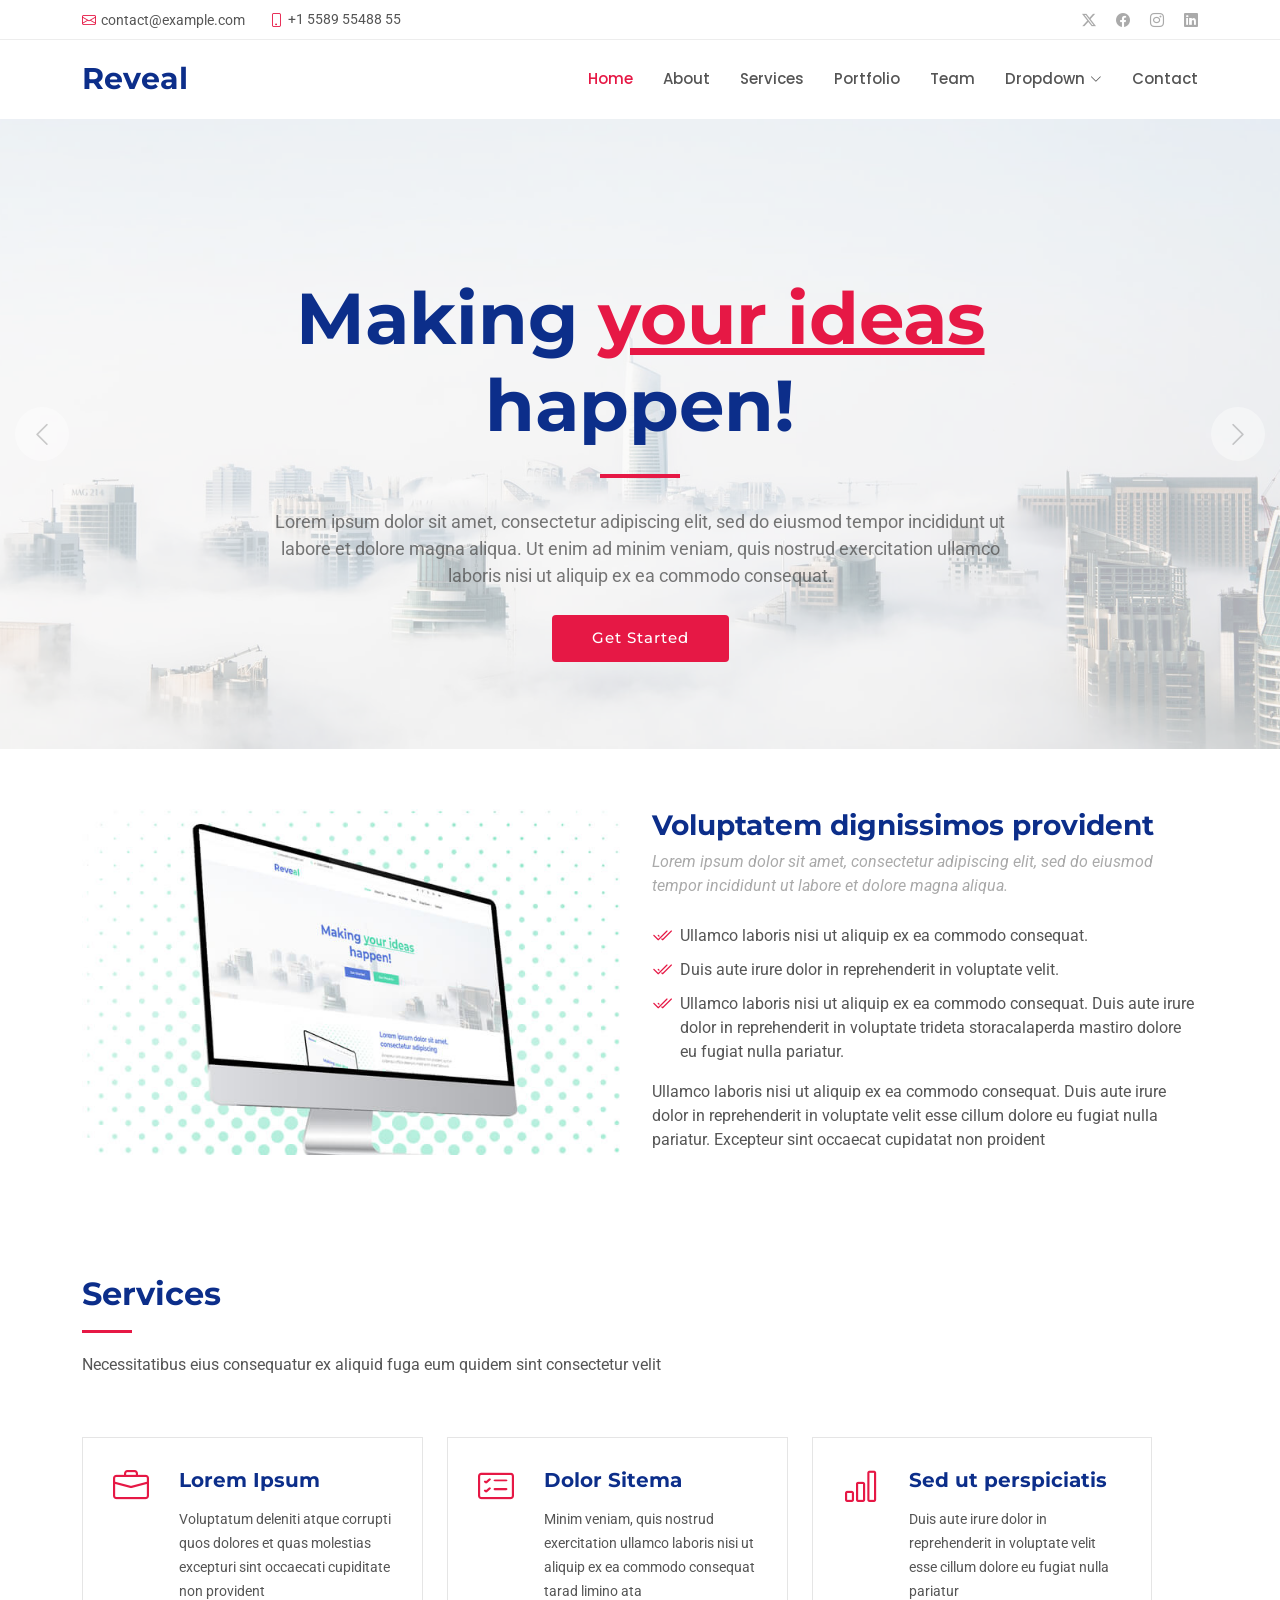
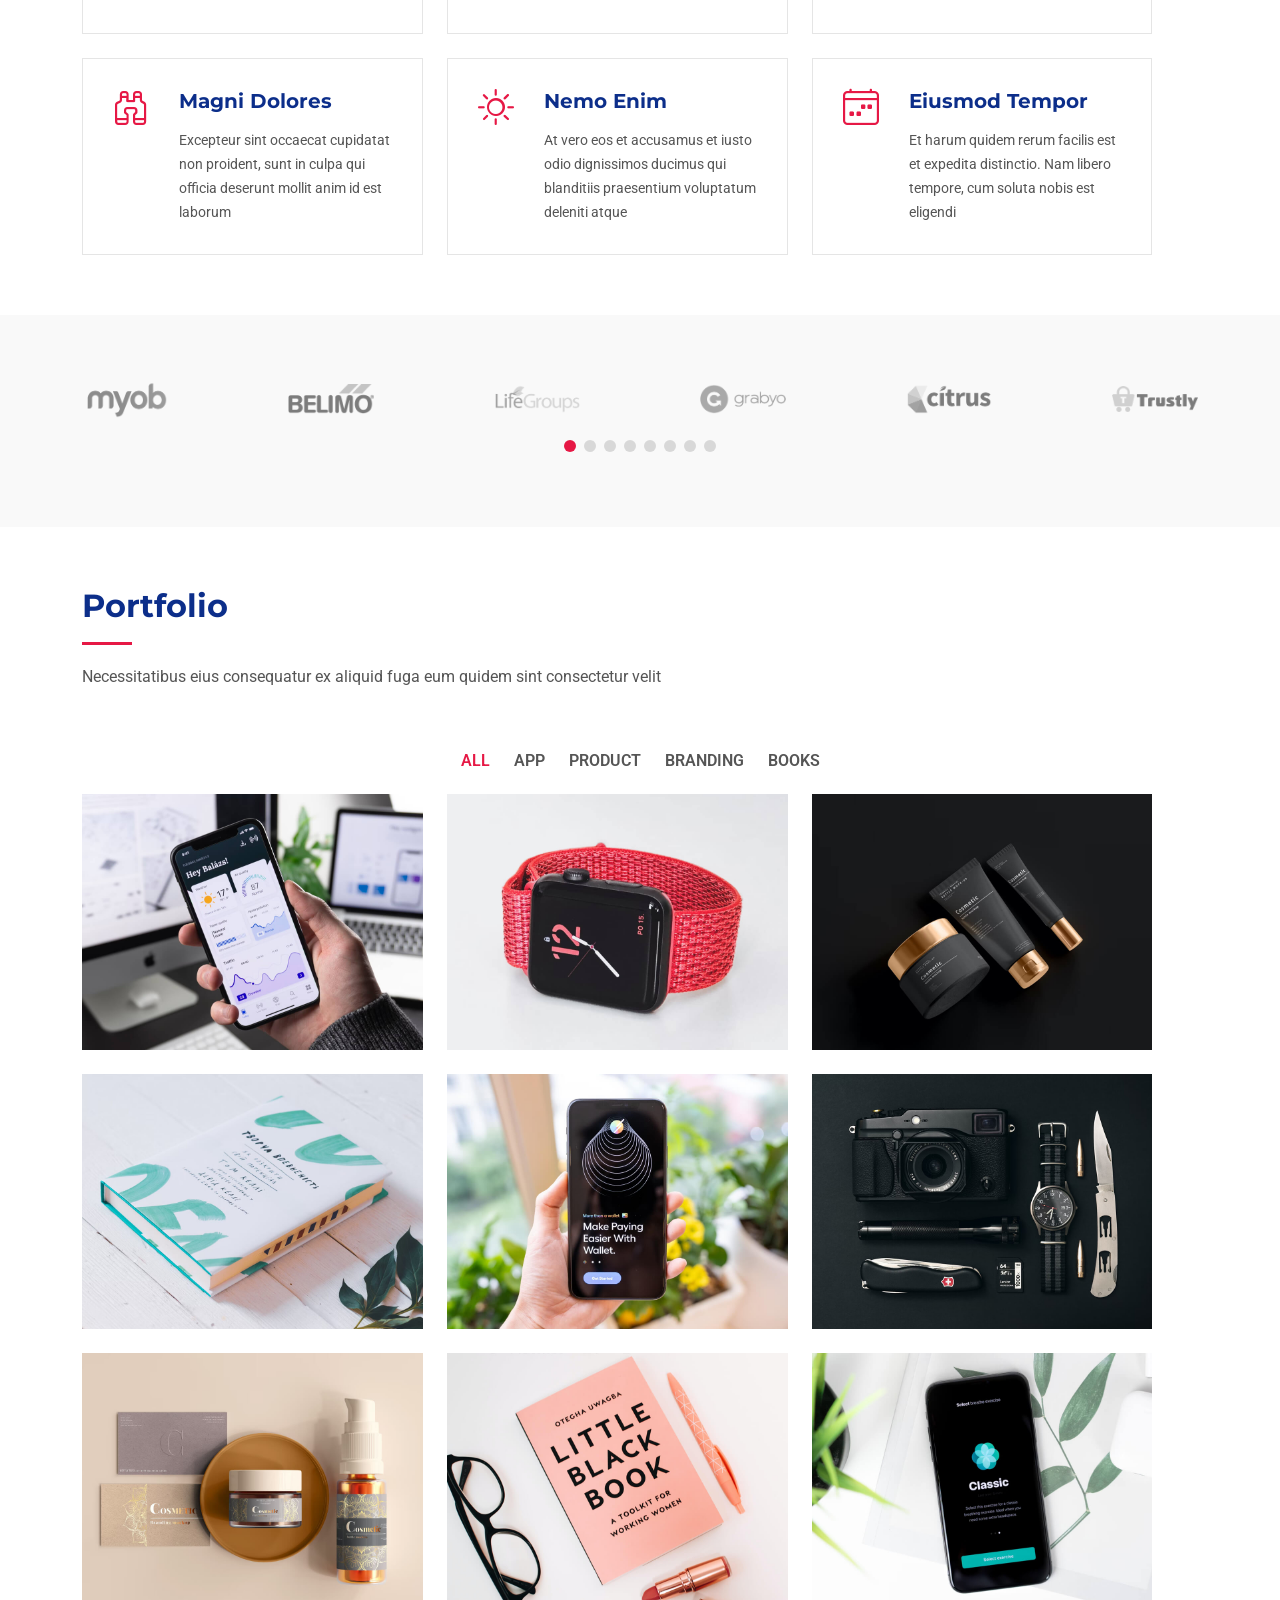
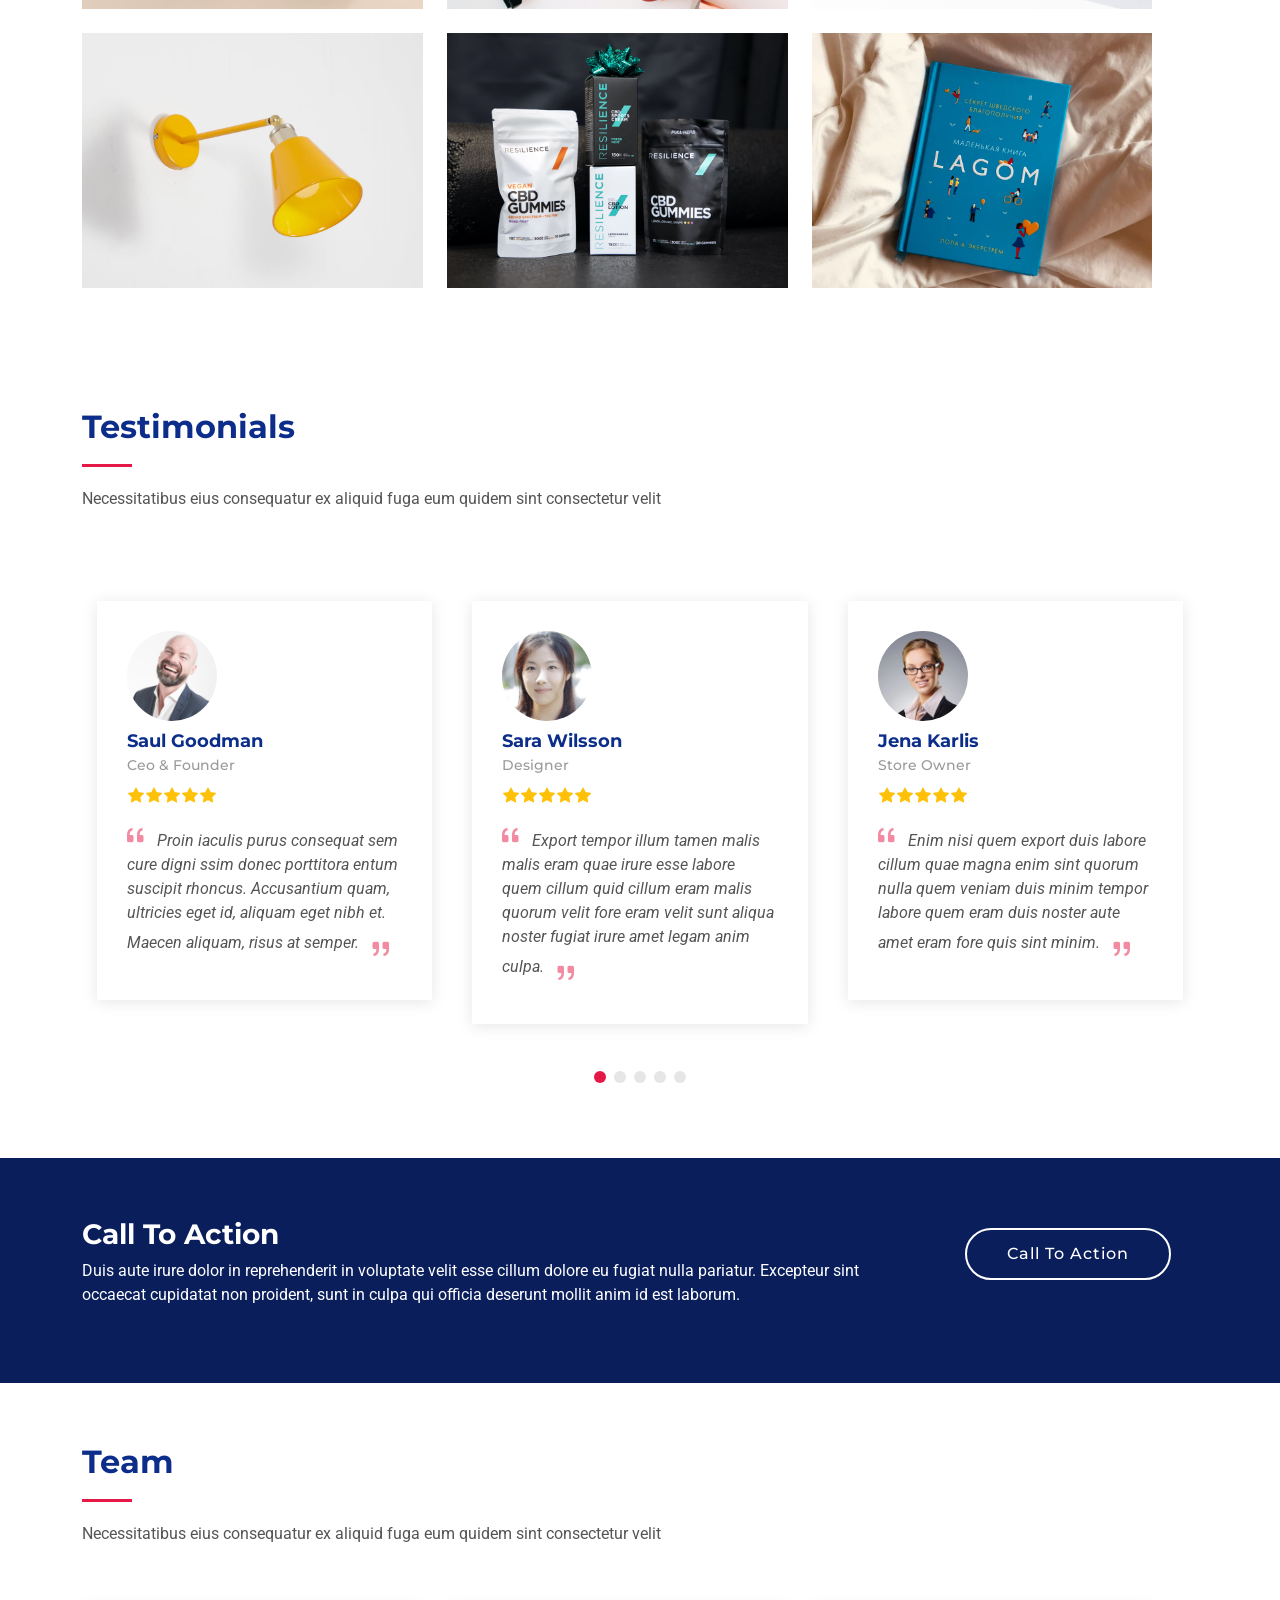
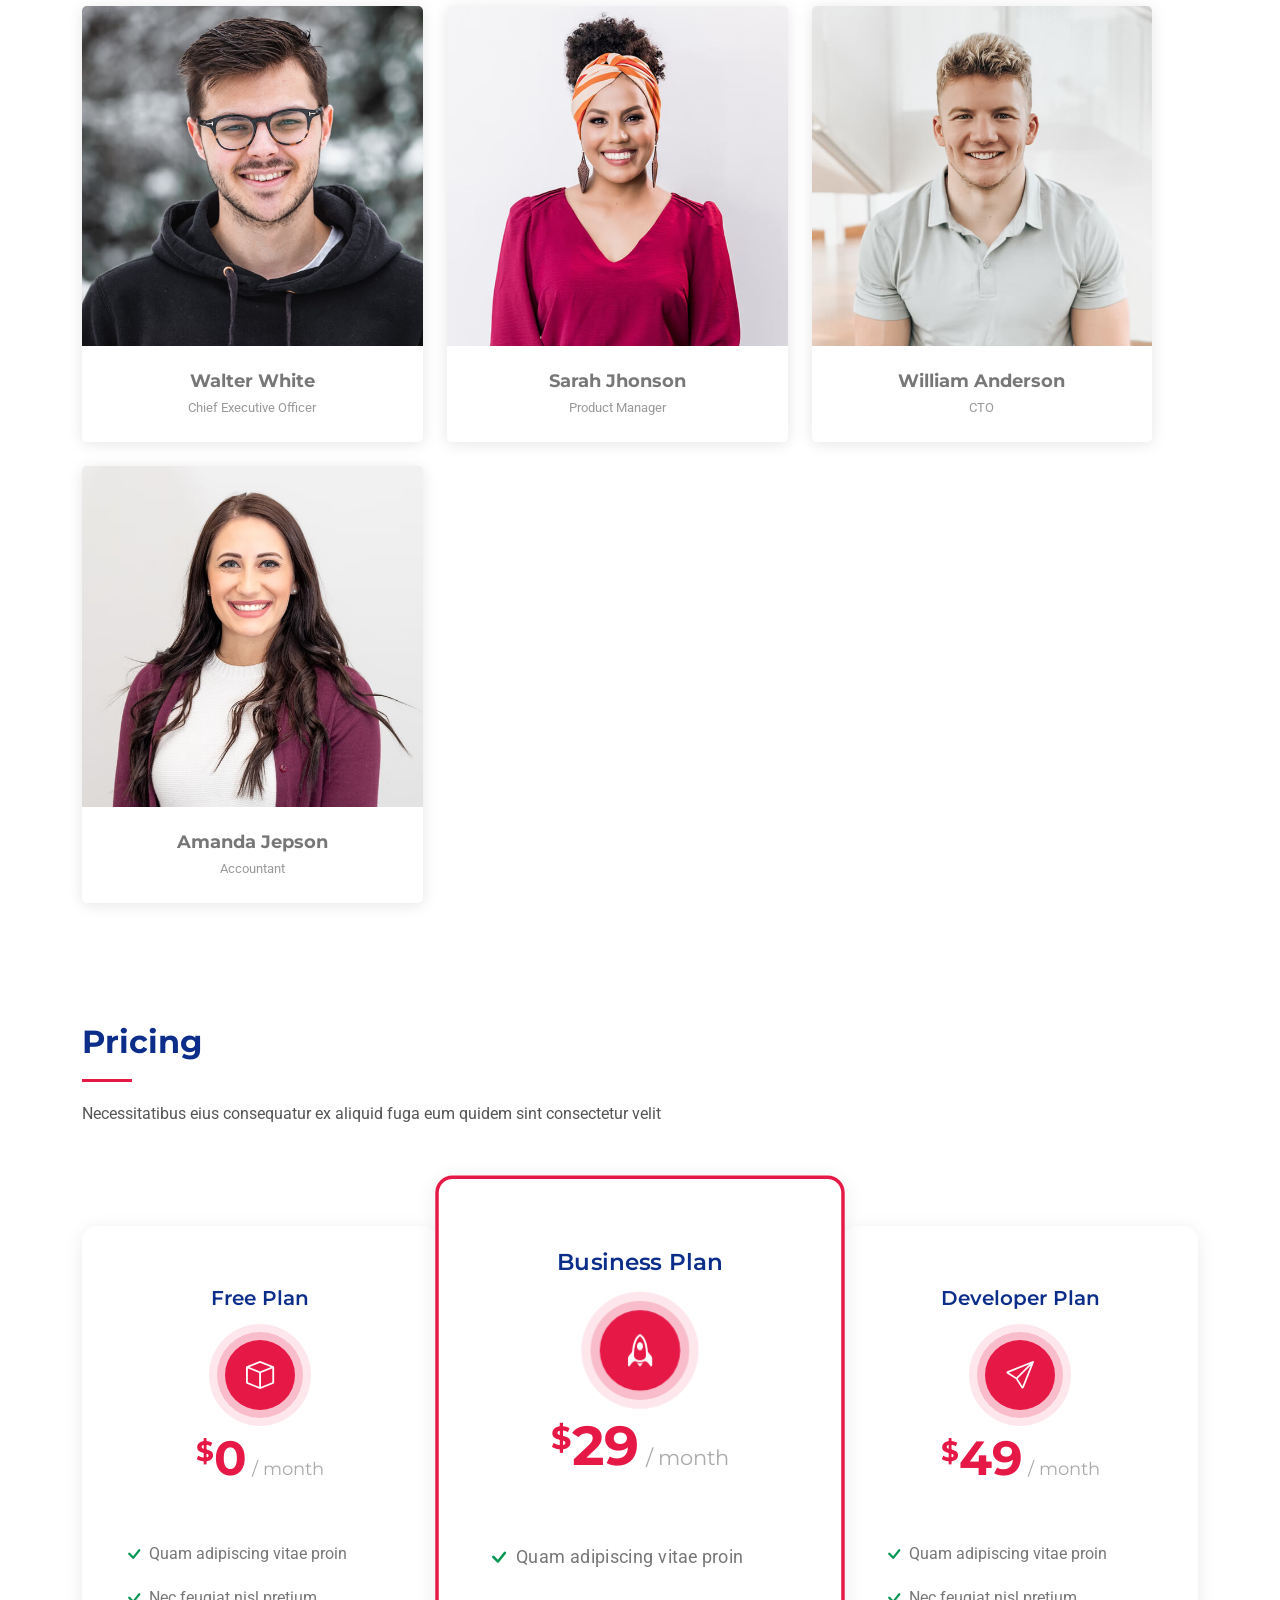
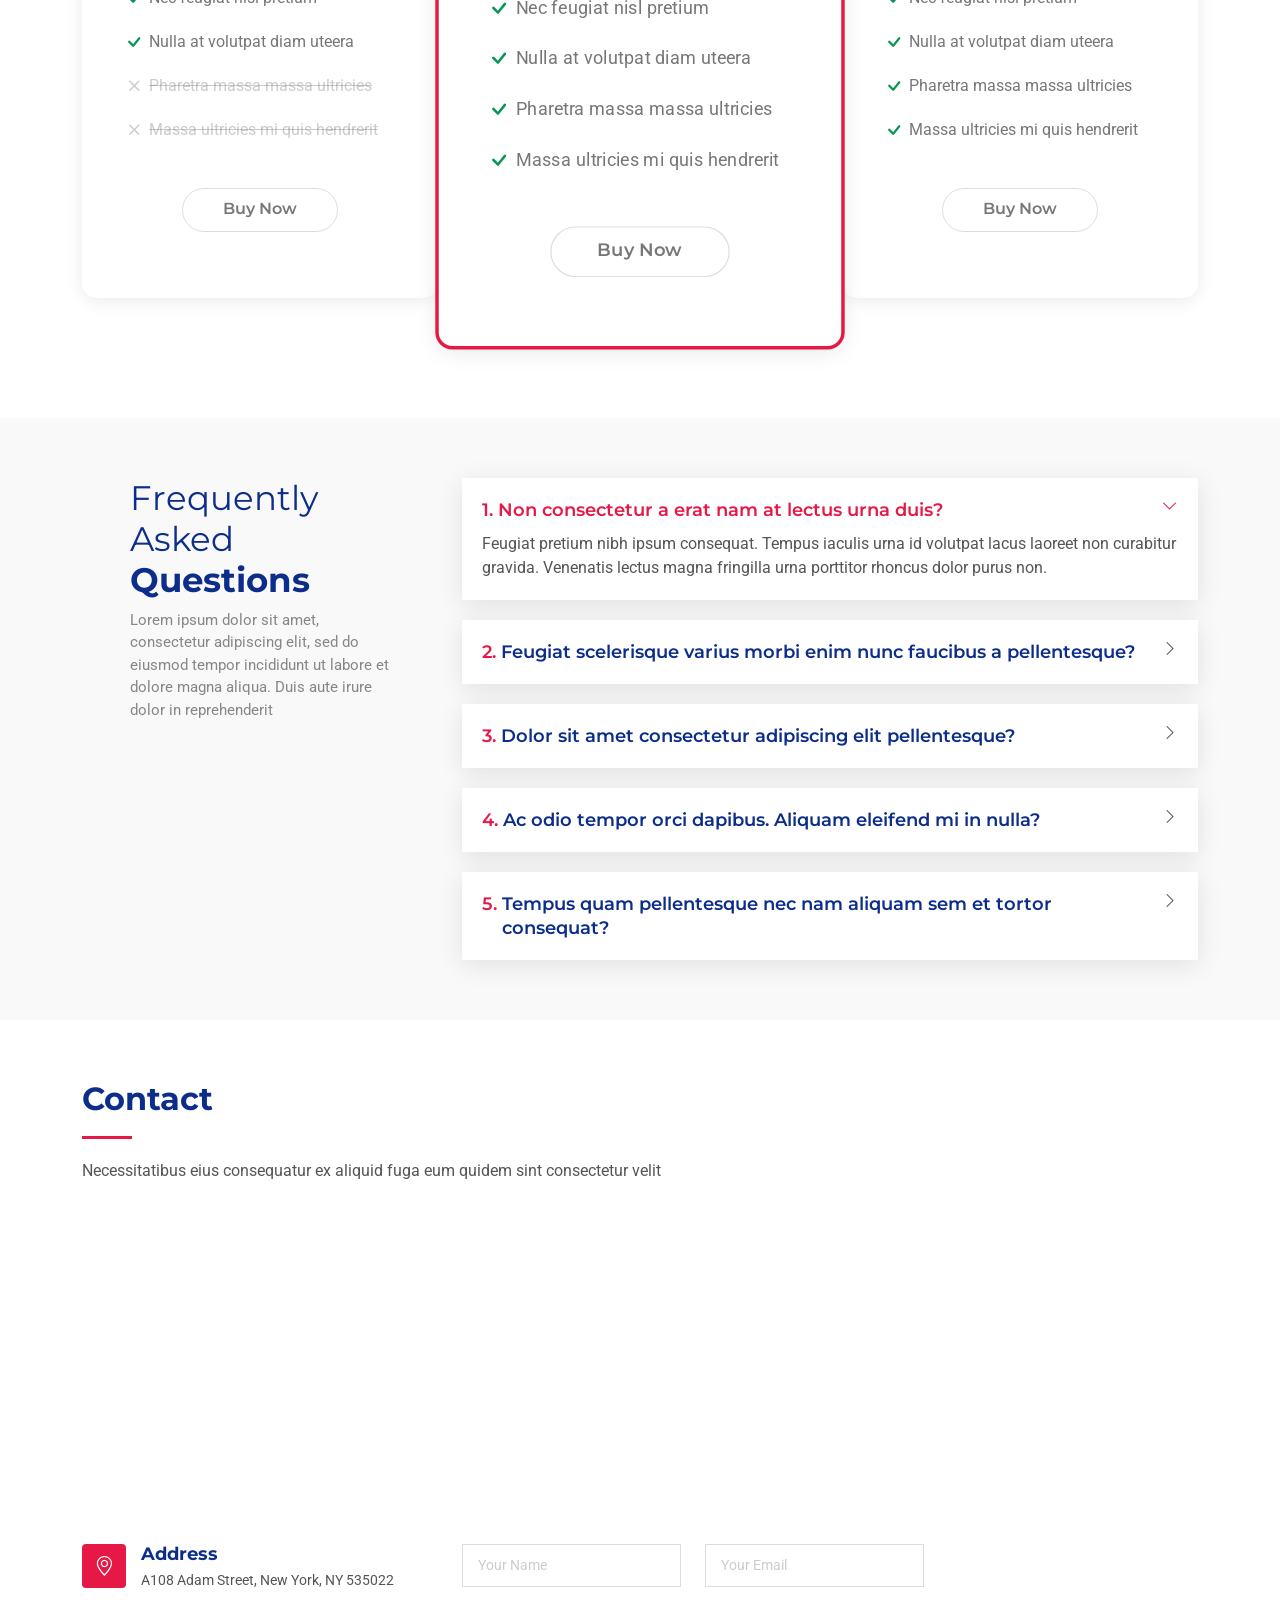
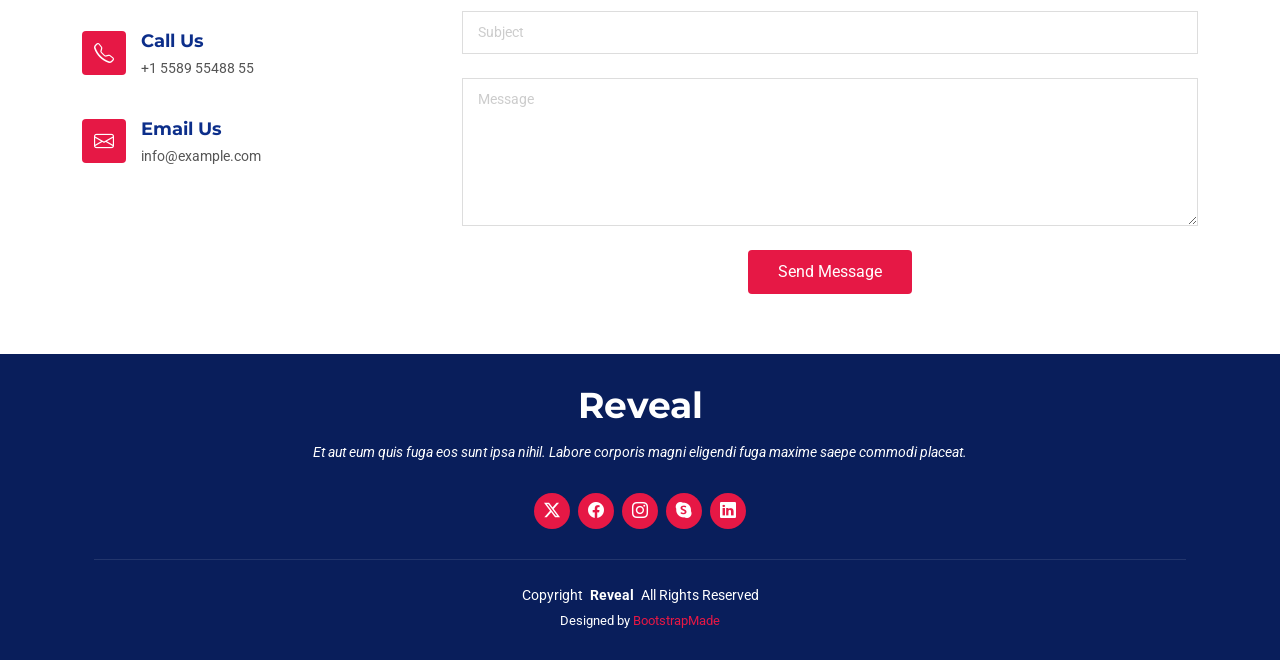
<file: index.html>
<!DOCTYPE html>
<html lang="en">
<head>
  <meta charset="utf-8">
  <meta content="width=device-width, initial-scale=1.0" name="viewport">
  <title>Index - Reveal Bootstrap Template</title>
  <meta name="description" content="">
  <meta name="keywords" content="">

  <!-- Favicons -->
  <link href="assets/img/favicon.png" rel="icon">
  <link href="assets/img/apple-touch-icon.png" rel="apple-touch-icon">

  <!-- Fonts -->
  <link href="https://fonts.googleapis.com" rel="preconnect">
  <link href="https://fonts.gstatic.com" rel="preconnect" crossorigin>
  <link href="https://fonts.googleapis.com/css2?family=Roboto:ital,wght@0,100;0,300;0,400;0,500;0,700;0,900;1,100;1,300;1,400;1,500;1,700;1,900&family=Montserrat:ital,wght@0,100;0,200;0,300;0,400;0,500;0,600;0,700;0,800;0,900;1,100;1,200;1,300;1,400;1,500;1,600;1,700;1,800;1,900&family=Poppins:ital,wght@0,100;0,200;0,300;0,400;0,500;0,600;0,700;0,800;0,900;1,100;1,200;1,300;1,400;1,500;1,600;1,700;1,800;1,900&display=swap" rel="stylesheet">

  <!-- Vendor CSS Files -->
  <link href="assets/vendor/bootstrap/css/bootstrap.min.css" rel="stylesheet">
  <link href="assets/vendor/bootstrap-icons/bootstrap-icons.css" rel="stylesheet">
  <link href="assets/vendor/aos/aos.css" rel="stylesheet">
  <link href="assets/vendor/swiper/swiper-bundle.min.css" rel="stylesheet">
  <link href="assets/vendor/glightbox/css/glightbox.min.css" rel="stylesheet">

  <!-- Main CSS File -->
  <link href="assets/css/main.css" rel="stylesheet">

  <!-- =======================================================
  * Template Name: Reveal
  * Template URL: https://bootstrapmade.com/reveal-bootstrap-corporate-template/
  * Updated: Aug 07 2024 with Bootstrap v5.3.3
  * Author: BootstrapMade.com
  * License: https://bootstrapmade.com/license/
  ======================================================== -->
</head>

<body class="index-page">

  <header id="header" class="header sticky-top">

    <div class="topbar d-flex align-items-center">
      <div class="container d-flex justify-content-center justify-content-md-between">
        <div class="contact-info d-flex align-items-center">
          <i class="bi bi-envelope d-flex align-items-center"><a href="mailto:contact@example.com">contact@example.com</a></i>
          <i class="bi bi-phone d-flex align-items-center ms-4"><span>+1 5589 55488 55</span></i>
        </div>
        <div class="social-links d-none d-md-flex align-items-center">
          <a href="#" class="twitter"><i class="bi bi-twitter-x"></i></a>
          <a href="#" class="facebook"><i class="bi bi-facebook"></i></a>
          <a href="#" class="instagram"><i class="bi bi-instagram"></i></a>
          <a href="#" class="linkedin"><i class="bi bi-linkedin"></i></a>
        </div>
      </div>
    </div><!-- End Top Bar -->

    <div class="branding d-flex align-items-cente">

      <div class="container position-relative d-flex align-items-center justify-content-between">
        <a href="index.html" class="logo d-flex align-items-center">
          <!-- Uncomment the line below if you also wish to use an image logo -->
          <!-- <img src="assets/img/logo.png" alt=""> -->
          <h1 class="sitename">Reveal</h1>
        </a>

        <nav id="navmenu" class="navmenu">
          <ul>
            <li><a href="#hero" class="active">Home</a></li>
            <li><a href="#about">About</a></li>
            <li><a href="#services">Services</a></li>
            <li><a href="#portfolio">Portfolio</a></li>
            <li><a href="#team">Team</a></li>
            <li class="dropdown"><a href="#"><span>Dropdown</span> <i class="bi bi-chevron-down toggle-dropdown"></i></a>
              <ul>
                <li><a href="#">Dropdown 1</a></li>
                <li class="dropdown"><a href="#"><span>Deep Dropdown</span> <i class="bi bi-chevron-down toggle-dropdown"></i></a>
                  <ul>
                    <li><a href="#">Deep Dropdown 1</a></li>
                    <li><a href="#">Deep Dropdown 2</a></li>
                    <li><a href="#">Deep Dropdown 3</a></li>
                    <li><a href="#">Deep Dropdown 4</a></li>
                    <li><a href="#">Deep Dropdown 5</a></li>
                  </ul>
                </li>
                <li><a href="#">Dropdown 2</a></li>
                <li><a href="#">Dropdown 3</a></li>
                <li><a href="#">Dropdown 4</a></li>
              </ul>
            </li>
            <li><a href="#contact">Contact</a></li>
          </ul>
          <i class="mobile-nav-toggle d-xl-none bi bi-list"></i>
        </nav>

      </div>

    </div>

  </header>

  <main class="main">

    <!-- Hero Section -->
    <section id="hero" class="hero section light-background">

      <div class="info d-flex align-items-center">
        <div class="container">
          <div class="row justify-content-center" data-aos="fade-up" data-aos-delay="100">
            <div class="col-lg-8 text-center">
              <h2>Making <span>your ideas</span> happen!</h2>
              <p>Lorem ipsum dolor sit amet, consectetur adipiscing elit, sed do eiusmod tempor incididunt ut labore et dolore magna aliqua. Ut enim ad minim veniam, quis nostrud exercitation ullamco laboris nisi ut aliquip ex ea commodo consequat.</p>
              <a href="#featured-services" class="btn-get-started">Get Started</a>
            </div>
          </div>
        </div>
      </div>

      <div id="hero-carousel" class="carousel slide" data-bs-ride="carousel" data-bs-interval="5000">

        <div class="carousel-item active">
          <img src="assets/img/hero-carousel/hero-carousel-1.jpg" alt="">
        </div>

        <div class="carousel-item">
          <img src="assets/img/hero-carousel/hero-carousel-2.jpg" alt="">
        </div>

        <div class="carousel-item">
          <img src="assets/img/hero-carousel/hero-carousel-3.jpg" alt="">
        </div>

        <a class="carousel-control-prev" href="#hero-carousel" role="button" data-bs-slide="prev">
          <span class="carousel-control-prev-icon bi bi-chevron-left" aria-hidden="true"></span>
        </a>

        <a class="carousel-control-next" href="#hero-carousel" role="button" data-bs-slide="next">
          <span class="carousel-control-next-icon bi bi-chevron-right" aria-hidden="true"></span>
        </a>

      </div>

    </section><!-- /Hero Section -->

    <!-- About Section -->
    <section id="about" class="about section">

      <div class="container" data-aos="fade-up" data-aos-delay="100">

        <div class="row gy-4">
          <div class="col-lg-6 2">
            <img src="assets/img/about.jpg" class="img-fluid" alt="">
          </div>
          <div class="col-lg-6 content">
            <h3>Voluptatem dignissimos provident</h3>
            <p class="fst-italic">
              Lorem ipsum dolor sit amet, consectetur adipiscing elit, sed do eiusmod tempor incididunt ut labore et dolore
              magna aliqua.
            </p>
            <ul>
              <li><i class="bi bi-check2-all"></i> <span>Ullamco laboris nisi ut aliquip ex ea commodo consequat.</span></li>
              <li><i class="bi bi-check2-all"></i> <span>Duis aute irure dolor in reprehenderit in voluptate velit.</span></li>
              <li><i class="bi bi-check2-all"></i> <span>Ullamco laboris nisi ut aliquip ex ea commodo consequat. Duis aute irure dolor in reprehenderit in voluptate trideta storacalaperda mastiro dolore eu fugiat nulla pariatur.</span></li>
            </ul>
            <p>
              Ullamco laboris nisi ut aliquip ex ea commodo consequat. Duis aute irure dolor in reprehenderit in voluptate
              velit esse cillum dolore eu fugiat nulla pariatur. Excepteur sint occaecat cupidatat non proident
            </p>
          </div>
        </div>

      </div>

    </section><!-- /About Section -->

    <!-- Services Section -->
    <section id="services" class="services section">

      <!-- Section Title -->
      <div class="container section-title" data-aos="fade-up">
        <h2>Services</h2>
        <p>Necessitatibus eius consequatur ex aliquid fuga eum quidem sint consectetur velit</p>
      </div><!-- End Section Title -->

      <div class="container">

        <div class="row gy-4">

          <div class="col-md-6" data-aos="fade-up" data-aos-delay="100">
            <div class="service-item d-flex position-relative h-100">
              <i class="bi bi-briefcase icon flex-shrink-0"></i>
              <div>
                <h4 class="title"><a href="service-details.html" class="stretched-link">Lorem Ipsum</a></h4>
                <p class="description">Voluptatum deleniti atque corrupti quos dolores et quas molestias excepturi sint occaecati cupiditate non provident</p>
              </div>
            </div>
          </div><!-- End Service Item -->

          <div class="col-md-6" data-aos="fade-up" data-aos-delay="200">
            <div class="service-item d-flex position-relative h-100">
              <i class="bi bi-card-checklist icon flex-shrink-0"></i>
              <div>
                <h4 class="title"><a href="service-details.html" class="stretched-link">Dolor Sitema</a></h4>
                <p class="description">Minim veniam, quis nostrud exercitation ullamco laboris nisi ut aliquip ex ea commodo consequat tarad limino ata</p>
              </div>
            </div>
          </div><!-- End Service Item -->

          <div class="col-md-6" data-aos="fade-up" data-aos-delay="300">
            <div class="service-item d-flex position-relative h-100">
              <i class="bi bi-bar-chart icon flex-shrink-0"></i>
              <div>
                <h4 class="title"><a href="service-details.html" class="stretched-link">Sed ut perspiciatis</a></h4>
                <p class="description">Duis aute irure dolor in reprehenderit in voluptate velit esse cillum dolore eu fugiat nulla pariatur</p>
              </div>
            </div>
          </div><!-- End Service Item -->

          <div class="col-md-6" data-aos="fade-up" data-aos-delay="400">
            <div class="service-item d-flex position-relative h-100">
              <i class="bi bi-binoculars icon flex-shrink-0"></i>
              <div>
                <h4 class="title"><a href="service-details.html" class="stretched-link">Magni Dolores</a></h4>
                <p class="description">Excepteur sint occaecat cupidatat non proident, sunt in culpa qui officia deserunt mollit anim id est laborum</p>
              </div>
            </div>
          </div><!-- End Service Item -->

          <div class="col-md-6" data-aos="fade-up" data-aos-delay="500">
            <div class="service-item d-flex position-relative h-100">
              <i class="bi bi-brightness-high icon flex-shrink-0"></i>
              <div>
                <h4 class="title"><a href="service-details.html" class="stretched-link">Nemo Enim</a></h4>
                <p class="description">At vero eos et accusamus et iusto odio dignissimos ducimus qui blanditiis praesentium voluptatum deleniti atque</p>
              </div>
            </div>
          </div><!-- End Service Item -->

          <div class="col-md-6" data-aos="fade-up" data-aos-delay="600">
            <div class="service-item d-flex position-relative h-100">
              <i class="bi bi-calendar4-week icon flex-shrink-0"></i>
              <div>
                <h4 class="title"><a href="service-details.html" class="stretched-link">Eiusmod Tempor</a></h4>
                <p class="description">Et harum quidem rerum facilis est et expedita distinctio. Nam libero tempore, cum soluta nobis est eligendi</p>
              </div>
            </div>
          </div><!-- End Service Item -->

        </div>

      </div>

    </section><!-- /Services Section -->

    <!-- Clients Section -->
    <section id="clients" class="clients section light-background">

      <div class="container" data-aos="fade-up" data-aos-delay="100">

        <div class="swiper init-swiper">
          <script type="application/json" class="swiper-config">
            {
              "loop": true,
              "speed": 600,
              "autoplay": {
                "delay": 5000
              },
              "slidesPerView": "auto",
              "pagination": {
                "el": ".swiper-pagination",
                "type": "bullets",
                "clickable": true
              },
              "breakpoints": {
                "320": {
                  "slidesPerView": 2,
                  "spaceBetween": 40
                },
                "480": {
                  "slidesPerView": 3,
                  "spaceBetween": 60
                },
                "640": {
                  "slidesPerView": 4,
                  "spaceBetween": 80
                },
                "992": {
                  "slidesPerView": 6,
                  "spaceBetween": 120
                }
              }
            }
          </script>
          <div class="swiper-wrapper align-items-center">
            <div class="swiper-slide"><img src="assets/img/clients/client-1.png" class="img-fluid" alt=""></div>
            <div class="swiper-slide"><img src="assets/img/clients/client-2.png" class="img-fluid" alt=""></div>
            <div class="swiper-slide"><img src="assets/img/clients/client-3.png" class="img-fluid" alt=""></div>
            <div class="swiper-slide"><img src="assets/img/clients/client-4.png" class="img-fluid" alt=""></div>
            <div class="swiper-slide"><img src="assets/img/clients/client-5.png" class="img-fluid" alt=""></div>
            <div class="swiper-slide"><img src="assets/img/clients/client-6.png" class="img-fluid" alt=""></div>
            <div class="swiper-slide"><img src="assets/img/clients/client-7.png" class="img-fluid" alt=""></div>
            <div class="swiper-slide"><img src="assets/img/clients/client-8.png" class="img-fluid" alt=""></div>
          </div>
          <div class="swiper-pagination"></div>
        </div>

      </div>

    </section><!-- /Clients Section -->

    <!-- Portfolio Section -->
    <section id="portfolio" class="portfolio section">

      <!-- Section Title -->
      <div class="container section-title" data-aos="fade-up">
        <h2>Portfolio</h2>
        <p>Necessitatibus eius consequatur ex aliquid fuga eum quidem sint consectetur velit</p>
      </div><!-- End Section Title -->

      <div class="container">

        <div class="isotope-layout" data-default-filter="*" data-layout="masonry" data-sort="original-order">

          <ul class="portfolio-filters isotope-filters" data-aos="fade-up" data-aos-delay="100">
            <li data-filter="*" class="filter-active">All</li>
            <li data-filter=".filter-app">App</li>
            <li data-filter=".filter-product">Product</li>
            <li data-filter=".filter-branding">Branding</li>
            <li data-filter=".filter-books">Books</li>
          </ul><!-- End Portfolio Filters -->

          <div class="row gy-4 isotope-container" data-aos="fade-up" data-aos-delay="200">

            <div class="col-lg-4 col-md-6 portfolio-item isotope-item filter-app">
              <img src="assets/img/portfolio/app-1.jpg" class="img-fluid" alt="">
              <div class="portfolio-info">
                <h4>App 1</h4>
                <p>Lorem ipsum, dolor sit amet consectetur</p>
                <a href="assets/img/portfolio/app-1.jpg" title="App 1" data-gallery="portfolio-gallery-app" class="glightbox preview-link"><i class="bi bi-zoom-in"></i></a>
                <a href="portfolio-details.html" title="More Details" class="details-link"><i class="bi bi-link-45deg"></i></a>
              </div>
            </div><!-- End Portfolio Item -->

            <div class="col-lg-4 col-md-6 portfolio-item isotope-item filter-product">
              <img src="assets/img/portfolio/product-1.jpg" class="img-fluid" alt="">
              <div class="portfolio-info">
                <h4>Product 1</h4>
                <p>Lorem ipsum, dolor sit amet consectetur</p>
                <a href="assets/img/portfolio/product-1.jpg" title="Product 1" data-gallery="portfolio-gallery-product" class="glightbox preview-link"><i class="bi bi-zoom-in"></i></a>
                <a href="portfolio-details.html" title="More Details" class="details-link"><i class="bi bi-link-45deg"></i></a>
              </div>
            </div><!-- End Portfolio Item -->

            <div class="col-lg-4 col-md-6 portfolio-item isotope-item filter-branding">
              <img src="assets/img/portfolio/branding-1.jpg" class="img-fluid" alt="">
              <div class="portfolio-info">
                <h4>Branding 1</h4>
                <p>Lorem ipsum, dolor sit amet consectetur</p>
                <a href="assets/img/portfolio/branding-1.jpg" title="Branding 1" data-gallery="portfolio-gallery-branding" class="glightbox preview-link"><i class="bi bi-zoom-in"></i></a>
                <a href="portfolio-details.html" title="More Details" class="details-link"><i class="bi bi-link-45deg"></i></a>
              </div>
            </div><!-- End Portfolio Item -->

            <div class="col-lg-4 col-md-6 portfolio-item isotope-item filter-books">
              <img src="assets/img/portfolio/books-1.jpg" class="img-fluid" alt="">
              <div class="portfolio-info">
                <h4>Books 1</h4>
                <p>Lorem ipsum, dolor sit amet consectetur</p>
                <a href="assets/img/portfolio/books-1.jpg" title="Branding 1" data-gallery="portfolio-gallery-book" class="glightbox preview-link"><i class="bi bi-zoom-in"></i></a>
                <a href="portfolio-details.html" title="More Details" class="details-link"><i class="bi bi-link-45deg"></i></a>
              </div>
            </div><!-- End Portfolio Item -->

            <div class="col-lg-4 col-md-6 portfolio-item isotope-item filter-app">
              <img src="assets/img/portfolio/app-2.jpg" class="img-fluid" alt="">
              <div class="portfolio-info">
                <h4>App 2</h4>
                <p>Lorem ipsum, dolor sit amet consectetur</p>
                <a href="assets/img/portfolio/app-2.jpg" title="App 2" data-gallery="portfolio-gallery-app" class="glightbox preview-link"><i class="bi bi-zoom-in"></i></a>
                <a href="portfolio-details.html" title="More Details" class="details-link"><i class="bi bi-link-45deg"></i></a>
              </div>
            </div><!-- End Portfolio Item -->

            <div class="col-lg-4 col-md-6 portfolio-item isotope-item filter-product">
              <img src="assets/img/portfolio/product-2.jpg" class="img-fluid" alt="">
              <div class="portfolio-info">
                <h4>Product 2</h4>
                <p>Lorem ipsum, dolor sit amet consectetur</p>
                <a href="assets/img/portfolio/product-2.jpg" title="Product 2" data-gallery="portfolio-gallery-product" class="glightbox preview-link"><i class="bi bi-zoom-in"></i></a>
                <a href="portfolio-details.html" title="More Details" class="details-link"><i class="bi bi-link-45deg"></i></a>
              </div>
            </div><!-- End Portfolio Item -->

            <div class="col-lg-4 col-md-6 portfolio-item isotope-item filter-branding">
              <img src="assets/img/portfolio/branding-2.jpg" class="img-fluid" alt="">
              <div class="portfolio-info">
                <h4>Branding 2</h4>
                <p>Lorem ipsum, dolor sit amet consectetur</p>
                <a href="assets/img/portfolio/branding-2.jpg" title="Branding 2" data-gallery="portfolio-gallery-branding" class="glightbox preview-link"><i class="bi bi-zoom-in"></i></a>
                <a href="portfolio-details.html" title="More Details" class="details-link"><i class="bi bi-link-45deg"></i></a>
              </div>
            </div><!-- End Portfolio Item -->

            <div class="col-lg-4 col-md-6 portfolio-item isotope-item filter-books">
              <img src="assets/img/portfolio/books-2.jpg" class="img-fluid" alt="">
              <div class="portfolio-info">
                <h4>Books 2</h4>
                <p>Lorem ipsum, dolor sit amet consectetur</p>
                <a href="assets/img/portfolio/books-2.jpg" title="Branding 2" data-gallery="portfolio-gallery-book" class="glightbox preview-link"><i class="bi bi-zoom-in"></i></a>
                <a href="portfolio-details.html" title="More Details" class="details-link"><i class="bi bi-link-45deg"></i></a>
              </div>
            </div><!-- End Portfolio Item -->

            <div class="col-lg-4 col-md-6 portfolio-item isotope-item filter-app">
              <img src="assets/img/portfolio/app-3.jpg" class="img-fluid" alt="">
              <div class="portfolio-info">
                <h4>App 3</h4>
                <p>Lorem ipsum, dolor sit amet consectetur</p>
                <a href="assets/img/portfolio/app-3.jpg" title="App 3" data-gallery="portfolio-gallery-app" class="glightbox preview-link"><i class="bi bi-zoom-in"></i></a>
                <a href="portfolio-details.html" title="More Details" class="details-link"><i class="bi bi-link-45deg"></i></a>
              </div>
            </div><!-- End Portfolio Item -->

            <div class="col-lg-4 col-md-6 portfolio-item isotope-item filter-product">
              <img src="assets/img/portfolio/product-3.jpg" class="img-fluid" alt="">
              <div class="portfolio-info">
                <h4>Product 3</h4>
                <p>Lorem ipsum, dolor sit amet consectetur</p>
                <a href="assets/img/portfolio/product-3.jpg" title="Product 3" data-gallery="portfolio-gallery-product" class="glightbox preview-link"><i class="bi bi-zoom-in"></i></a>
                <a href="portfolio-details.html" title="More Details" class="details-link"><i class="bi bi-link-45deg"></i></a>
              </div>
            </div><!-- End Portfolio Item -->

            <div class="col-lg-4 col-md-6 portfolio-item isotope-item filter-branding">
              <img src="assets/img/portfolio/branding-3.jpg" class="img-fluid" alt="">
              <div class="portfolio-info">
                <h4>Branding 3</h4>
                <p>Lorem ipsum, dolor sit amet consectetur</p>
                <a href="assets/img/portfolio/branding-3.jpg" title="Branding 2" data-gallery="portfolio-gallery-branding" class="glightbox preview-link"><i class="bi bi-zoom-in"></i></a>
                <a href="portfolio-details.html" title="More Details" class="details-link"><i class="bi bi-link-45deg"></i></a>
              </div>
            </div><!-- End Portfolio Item -->

            <div class="col-lg-4 col-md-6 portfolio-item isotope-item filter-books">
              <img src="assets/img/portfolio/books-3.jpg" class="img-fluid" alt="">
              <div class="portfolio-info">
                <h4>Books 3</h4>
                <p>Lorem ipsum, dolor sit amet consectetur</p>
                <a href="assets/img/portfolio/books-3.jpg" title="Branding 3" data-gallery="portfolio-gallery-book" class="glightbox preview-link"><i class="bi bi-zoom-in"></i></a>
                <a href="portfolio-details.html" title="More Details" class="details-link"><i class="bi bi-link-45deg"></i></a>
              </div>
            </div><!-- End Portfolio Item -->

          </div><!-- End Portfolio Container -->

        </div>

      </div>

    </section><!-- /Portfolio Section -->

    <!-- Testimonials Section -->
    <section id="testimonials" class="testimonials section">

      <!-- Section Title -->
      <div class="container section-title" data-aos="fade-up">
        <h2>Testimonials</h2>
        <p>Necessitatibus eius consequatur ex aliquid fuga eum quidem sint consectetur velit</p>
      </div><!-- End Section Title -->

      <div class="container" data-aos="fade-up" data-aos-delay="100">

        <div class="swiper init-swiper">
          <script type="application/json" class="swiper-config">
            {
              "loop": true,
              "speed": 600,
              "autoplay": {
                "delay": 5000
              },
              "slidesPerView": "auto",
              "pagination": {
                "el": ".swiper-pagination",
                "type": "bullets",
                "clickable": true
              },
              "breakpoints": {
                "320": {
                  "slidesPerView": 1,
                  "spaceBetween": 40
                },
                "1200": {
                  "slidesPerView": 3,
                  "spaceBetween": 10
                }
              }
            }
          </script>
          <div class="swiper-wrapper">

            <div class="swiper-slide">
              <div class="testimonial-item">
                <img src="assets/img/testimonials/testimonials-1.jpg" class="testimonial-img" alt="">
                <h3>Saul Goodman</h3>
                <h4>Ceo &amp; Founder</h4>
                <div class="stars">
                  <i class="bi bi-star-fill"></i><i class="bi bi-star-fill"></i><i class="bi bi-star-fill"></i><i class="bi bi-star-fill"></i><i class="bi bi-star-fill"></i>
                </div>
                <p>
                  <i class="bi bi-quote quote-icon-left"></i>
                  <span>Proin iaculis purus consequat sem cure digni ssim donec porttitora entum suscipit rhoncus. Accusantium quam, ultricies eget id, aliquam eget nibh et. Maecen aliquam, risus at semper.</span>
                  <i class="bi bi-quote quote-icon-right"></i>
                </p>
              </div>
            </div><!-- End testimonial item -->

            <div class="swiper-slide">
              <div class="testimonial-item">
                <img src="assets/img/testimonials/testimonials-2.jpg" class="testimonial-img" alt="">
                <h3>Sara Wilsson</h3>
                <h4>Designer</h4>
                <div class="stars">
                  <i class="bi bi-star-fill"></i><i class="bi bi-star-fill"></i><i class="bi bi-star-fill"></i><i class="bi bi-star-fill"></i><i class="bi bi-star-fill"></i>
                </div>
                <p>
                  <i class="bi bi-quote quote-icon-left"></i>
                  <span>Export tempor illum tamen malis malis eram quae irure esse labore quem cillum quid cillum eram malis quorum velit fore eram velit sunt aliqua noster fugiat irure amet legam anim culpa.</span>
                  <i class="bi bi-quote quote-icon-right"></i>
                </p>
              </div>
            </div><!-- End testimonial item -->

            <div class="swiper-slide">
              <div class="testimonial-item">
                <img src="assets/img/testimonials/testimonials-3.jpg" class="testimonial-img" alt="">
                <h3>Jena Karlis</h3>
                <h4>Store Owner</h4>
                <div class="stars">
                  <i class="bi bi-star-fill"></i><i class="bi bi-star-fill"></i><i class="bi bi-star-fill"></i><i class="bi bi-star-fill"></i><i class="bi bi-star-fill"></i>
                </div>
                <p>
                  <i class="bi bi-quote quote-icon-left"></i>
                  <span>Enim nisi quem export duis labore cillum quae magna enim sint quorum nulla quem veniam duis minim tempor labore quem eram duis noster aute amet eram fore quis sint minim.</span>
                  <i class="bi bi-quote quote-icon-right"></i>
                </p>
              </div>
            </div><!-- End testimonial item -->

            <div class="swiper-slide">
              <div class="testimonial-item">
                <img src="assets/img/testimonials/testimonials-4.jpg" class="testimonial-img" alt="">
                <h3>Matt Brandon</h3>
                <h4>Freelancer</h4>
                <div class="stars">
                  <i class="bi bi-star-fill"></i><i class="bi bi-star-fill"></i><i class="bi bi-star-fill"></i><i class="bi bi-star-fill"></i><i class="bi bi-star-fill"></i>
                </div>
                <p>
                  <i class="bi bi-quote quote-icon-left"></i>
                  <span>Fugiat enim eram quae cillum dolore dolor amet nulla culpa multos export minim fugiat minim velit minim dolor enim duis veniam ipsum anim magna sunt elit fore quem dolore labore illum veniam.</span>
                  <i class="bi bi-quote quote-icon-right"></i>
                </p>
              </div>
            </div><!-- End testimonial item -->

            <div class="swiper-slide">
              <div class="testimonial-item">
                <img src="assets/img/testimonials/testimonials-5.jpg" class="testimonial-img" alt="">
                <h3>John Larson</h3>
                <h4>Entrepreneur</h4>
                <div class="stars">
                  <i class="bi bi-star-fill"></i><i class="bi bi-star-fill"></i><i class="bi bi-star-fill"></i><i class="bi bi-star-fill"></i><i class="bi bi-star-fill"></i>
                </div>
                <p>
                  <i class="bi bi-quote quote-icon-left"></i>
                  <span>Quis quorum aliqua sint quem legam fore sunt eram irure aliqua veniam tempor noster veniam enim culpa labore duis sunt culpa nulla illum cillum fugiat legam esse veniam culpa fore nisi cillum quid.</span>
                  <i class="bi bi-quote quote-icon-right"></i>
                </p>
              </div>
            </div><!-- End testimonial item -->

          </div>
          <div class="swiper-pagination"></div>
        </div>

      </div>

    </section><!-- /Testimonials Section -->

    <!-- Call To Action Section -->
    <section id="call-to-action" class="call-to-action section dark-background">

      <div class="container">

        <div class="row" data-aos="zoom-in" data-aos-delay="100">
          <div class="col-xl-9 text-center text-xl-start">
            <h3>Call To Action</h3>
            <p>Duis aute irure dolor in reprehenderit in voluptate velit esse cillum dolore eu fugiat nulla pariatur. Excepteur sint occaecat cupidatat non proident, sunt in culpa qui officia deserunt mollit anim id est laborum.</p>
          </div>
          <div class="col-xl-3 cta-btn-container text-center">
            <a class="cta-btn align-middle" href="#">Call To Action</a>
          </div>
        </div>

      </div>

    </section><!-- /Call To Action Section -->

    <!-- Team Section -->
    <section id="team" class="team section">

      <!-- Section Title -->
      <div class="container section-title" data-aos="fade-up">
        <h2>Team</h2>
        <p>Necessitatibus eius consequatur ex aliquid fuga eum quidem sint consectetur velit</p>
      </div><!-- End Section Title -->

      <div class="container">

        <div class="row gy-4">

          <div class="col-lg-3 col-md-6 d-flex align-items-stretch" data-aos="fade-up" data-aos-delay="100">
            <div class="team-member">
              <div class="member-img">
                <img src="assets/img/team/team-1.jpg" class="img-fluid" alt="">
                <div class="social">
                  <a href=""><i class="bi bi-twitter-x"></i></a>
                  <a href=""><i class="bi bi-facebook"></i></a>
                  <a href=""><i class="bi bi-instagram"></i></a>
                  <a href=""><i class="bi bi-linkedin"></i></a>
                </div>
              </div>
              <div class="member-info">
                <h4>Walter White</h4>
                <span>Chief Executive Officer</span>
              </div>
            </div>
          </div><!-- End Team Member -->

          <div class="col-lg-3 col-md-6 d-flex align-items-stretch" data-aos="fade-up" data-aos-delay="200">
            <div class="team-member">
              <div class="member-img">
                <img src="assets/img/team/team-2.jpg" class="img-fluid" alt="">
                <div class="social">
                  <a href=""><i class="bi bi-twitter-x"></i></a>
                  <a href=""><i class="bi bi-facebook"></i></a>
                  <a href=""><i class="bi bi-instagram"></i></a>
                  <a href=""><i class="bi bi-linkedin"></i></a>
                </div>
              </div>
              <div class="member-info">
                <h4>Sarah Jhonson</h4>
                <span>Product Manager</span>
              </div>
            </div>
          </div><!-- End Team Member -->

          <div class="col-lg-3 col-md-6 d-flex align-items-stretch" data-aos="fade-up" data-aos-delay="300">
            <div class="team-member">
              <div class="member-img">
                <img src="assets/img/team/team-3.jpg" class="img-fluid" alt="">
                <div class="social">
                  <a href=""><i class="bi bi-twitter-x"></i></a>
                  <a href=""><i class="bi bi-facebook"></i></a>
                  <a href=""><i class="bi bi-instagram"></i></a>
                  <a href=""><i class="bi bi-linkedin"></i></a>
                </div>
              </div>
              <div class="member-info">
                <h4>William Anderson</h4>
                <span>CTO</span>
              </div>
            </div>
          </div><!-- End Team Member -->

          <div class="col-lg-3 col-md-6 d-flex align-items-stretch" data-aos="fade-up" data-aos-delay="400">
            <div class="team-member">
              <div class="member-img">
                <img src="assets/img/team/team-4.jpg" class="img-fluid" alt="">
                <div class="social">
                  <a href=""><i class="bi bi-twitter-x"></i></a>
                  <a href=""><i class="bi bi-facebook"></i></a>
                  <a href=""><i class="bi bi-instagram"></i></a>
                  <a href=""><i class="bi bi-linkedin"></i></a>
                </div>
              </div>
              <div class="member-info">
                <h4>Amanda Jepson</h4>
                <span>Accountant</span>
              </div>
            </div>
          </div><!-- End Team Member -->

        </div>

      </div>

    </section><!-- /Team Section -->

    <!-- Pricing Section -->
    <section id="pricing" class="pricing section">

      <!-- Section Title -->
      <div class="container section-title" data-aos="fade-up">
        <h2>Pricing</h2>
        <p>Necessitatibus eius consequatur ex aliquid fuga eum quidem sint consectetur velit</p>
      </div><!-- End Section Title -->

      <div class="container" data-aos="zoom-in" data-aos-delay="100">

        <div class="row g-4">

          <div class="col-lg-4">
            <div class="pricing-item">
              <h3>Free Plan</h3>
              <div class="icon">
                <i class="bi bi-box"></i>
              </div>
              <h4><sup>$</sup>0<span> / month</span></h4>
              <ul>
                <li><i class="bi bi-check"></i> <span>Quam adipiscing vitae proin</span></li>
                <li><i class="bi bi-check"></i> <span>Nec feugiat nisl pretium</span></li>
                <li><i class="bi bi-check"></i> <span>Nulla at volutpat diam uteera</span></li>
                <li class="na"><i class="bi bi-x"></i> <span>Pharetra massa massa ultricies</span></li>
                <li class="na"><i class="bi bi-x"></i> <span>Massa ultricies mi quis hendrerit</span></li>
              </ul>
              <div class="text-center"><a href="#" class="buy-btn">Buy Now</a></div>
            </div>
          </div><!-- End Pricing Item -->

          <div class="col-lg-4">
            <div class="pricing-item featured">
              <h3>Business Plan</h3>
              <div class="icon">
                <i class="bi bi-rocket"></i>
              </div>

              <h4><sup>$</sup>29<span> / month</span></h4>
              <ul>
                <li><i class="bi bi-check"></i> <span>Quam adipiscing vitae proin</span></li>
                <li><i class="bi bi-check"></i> <span>Nec feugiat nisl pretium</span></li>
                <li><i class="bi bi-check"></i> <span>Nulla at volutpat diam uteera</span></li>
                <li><i class="bi bi-check"></i> <span>Pharetra massa massa ultricies</span></li>
                <li><i class="bi bi-check"></i> <span>Massa ultricies mi quis hendrerit</span></li>
              </ul>
              <div class="text-center"><a href="#" class="buy-btn">Buy Now</a></div>
            </div>
          </div><!-- End Pricing Item -->

          <div class="col-lg-4">
            <div class="pricing-item">
              <h3>Developer Plan</h3>
              <div class="icon">
                <i class="bi bi-send"></i>
              </div>
              <h4><sup>$</sup>49<span> / month</span></h4>
              <ul>
                <li><i class="bi bi-check"></i> <span>Quam adipiscing vitae proin</span></li>
                <li><i class="bi bi-check"></i> <span>Nec feugiat nisl pretium</span></li>
                <li><i class="bi bi-check"></i> <span>Nulla at volutpat diam uteera</span></li>
                <li><i class="bi bi-check"></i> <span>Pharetra massa massa ultricies</span></li>
                <li><i class="bi bi-check"></i> <span>Massa ultricies mi quis hendrerit</span></li>
              </ul>
              <div class="text-center"><a href="#" class="buy-btn">Buy Now</a></div>
            </div>
          </div><!-- End Pricing Item -->

        </div>

      </div>

    </section><!-- /Pricing Section -->

    <!-- Faq Section -->
    <section id="faq" class="faq section light-background">

      <div class="container">

        <div class="row gy-4">

          <div class="col-lg-4" data-aos="fade-up" data-aos-delay="100">
            <div class="content px-xl-5">
              <h3><span>Frequently Asked </span><strong>Questions</strong></h3>
              <p>
                Lorem ipsum dolor sit amet, consectetur adipiscing elit, sed do eiusmod tempor incididunt ut labore et dolore magna aliqua. Duis aute irure dolor in reprehenderit
              </p>
            </div>
          </div>

          <div class="col-lg-8" data-aos="fade-up" data-aos-delay="200">

            <div class="faq-container">
              <div class="faq-item faq-active">
                <h3><span class="num">1.</span> <span>Non consectetur a erat nam at lectus urna duis?</span></h3>
                <div class="faq-content">
                  <p>Feugiat pretium nibh ipsum consequat. Tempus iaculis urna id volutpat lacus laoreet non curabitur gravida. Venenatis lectus magna fringilla urna porttitor rhoncus dolor purus non.</p>
                </div>
                <i class="faq-toggle bi bi-chevron-right"></i>
              </div><!-- End Faq item-->

              <div class="faq-item">
                <h3><span class="num">2.</span> <span>Feugiat scelerisque varius morbi enim nunc faucibus a pellentesque?</span></h3>
                <div class="faq-content">
                  <p>Dolor sit amet consectetur adipiscing elit pellentesque habitant morbi. Id interdum velit laoreet id donec ultrices. Fringilla phasellus faucibus scelerisque eleifend donec pretium. Est pellentesque elit ullamcorper dignissim. Mauris ultrices eros in cursus turpis massa tincidunt dui.</p>
                </div>
                <i class="faq-toggle bi bi-chevron-right"></i>
              </div><!-- End Faq item-->

              <div class="faq-item">
                <h3><span class="num">3.</span> <span>Dolor sit amet consectetur adipiscing elit pellentesque?</span></h3>
                <div class="faq-content">
                  <p>Eleifend mi in nulla posuere sollicitudin aliquam ultrices sagittis orci. Faucibus pulvinar elementum integer enim. Sem nulla pharetra diam sit amet nisl suscipit. Rutrum tellus pellentesque eu tincidunt. Lectus urna duis convallis convallis tellus. Urna molestie at elementum eu facilisis sed odio morbi quis</p>
                </div>
                <i class="faq-toggle bi bi-chevron-right"></i>
              </div><!-- End Faq item-->

              <div class="faq-item">
                <h3><span class="num">4.</span> <span>Ac odio tempor orci dapibus. Aliquam eleifend mi in nulla?</span></h3>
                <div class="faq-content">
                  <p>Dolor sit amet consectetur adipiscing elit pellentesque habitant morbi. Id interdum velit laoreet id donec ultrices. Fringilla phasellus faucibus scelerisque eleifend donec pretium. Est pellentesque elit ullamcorper dignissim. Mauris ultrices eros in cursus turpis massa tincidunt dui.</p>
                </div>
                <i class="faq-toggle bi bi-chevron-right"></i>
              </div><!-- End Faq item-->

              <div class="faq-item">
                <h3><span class="num">5.</span> <span>Tempus quam pellentesque nec nam aliquam sem et tortor consequat?</span></h3>
                <div class="faq-content">
                  <p>Molestie a iaculis at erat pellentesque adipiscing commodo. Dignissim suspendisse in est ante in. Nunc vel risus commodo viverra maecenas accumsan. Sit amet nisl suscipit adipiscing bibendum est. Purus gravida quis blandit turpis cursus in</p>
                </div>
                <i class="faq-toggle bi bi-chevron-right"></i>
              </div><!-- End Faq item-->

            </div>

          </div>
        </div>

      </div>

    </section><!-- /Faq Section -->

    <!-- Contact Section -->
    <section id="contact" class="contact section">

      <!-- Section Title -->
      <div class="container section-title" data-aos="fade-up">
        <h2>Contact</h2>
        <p>Necessitatibus eius consequatur ex aliquid fuga eum quidem sint consectetur velit</p>
      </div><!-- End Section Title -->

      <div class="container" data-aos="fade-up" data-aos-delay="100">

        <div class="mb-4" data-aos="fade-up" data-aos-delay="200">
          <iframe style="border:0; width: 100%; height: 270px;" src="https://www.google.com/maps/embed?pb=!1m14!1m8!1m3!1d48389.78314118045!2d-74.006138!3d40.710059!3m2!1i1024!2i768!4f13.1!3m3!1m2!1s0x89c25a22a3bda30d%3A0xb89d1fe6bc499443!2sDowntown%20Conference%20Center!5e0!3m2!1sen!2sus!4v1676961268712!5m2!1sen!2sus" frameborder="0" allowfullscreen="" loading="lazy" referrerpolicy="no-referrer-when-downgrade"></iframe>
        </div><!-- End Google Maps -->

        <div class="row gy-4">

          <div class="col-lg-4">
            <div class="info-item d-flex" data-aos="fade-up" data-aos-delay="300">
              <i class="bi bi-geo-alt flex-shrink-0"></i>
              <div>
                <h3>Address</h3>
                <p>A108 Adam Street, New York, NY 535022</p>
              </div>
            </div><!-- End Info Item -->

            <div class="info-item d-flex" data-aos="fade-up" data-aos-delay="400">
              <i class="bi bi-telephone flex-shrink-0"></i>
              <div>
                <h3>Call Us</h3>
                <p>+1 5589 55488 55</p>
              </div>
            </div><!-- End Info Item -->

            <div class="info-item d-flex" data-aos="fade-up" data-aos-delay="500">
              <i class="bi bi-envelope flex-shrink-0"></i>
              <div>
                <h3>Email Us</h3>
                <p>info@example.com</p>
              </div>
            </div><!-- End Info Item -->

          </div>

          <div class="col-lg-8">
            <form action="forms/contact.php" method="post" class="php-email-form" data-aos="fade-up" data-aos-delay="200">
              <div class="row gy-4">

                <div class="col-md-6">
                  <input type="text" name="name" class="form-control" placeholder="Your Name" required="">
                </div>

                <div class="col-md-6 ">
                  <input type="email" class="form-control" name="email" placeholder="Your Email" required="">
                </div>

                <div class="col-md-12">
                  <input type="text" class="form-control" name="subject" placeholder="Subject" required="">
                </div>

                <div class="col-md-12">
                  <textarea class="form-control" name="message" rows="6" placeholder="Message" required=""></textarea>
                </div>

                <div class="col-md-12 text-center">
                  <div class="loading">Loading</div>
                  <div class="error-message"></div>
                  <div class="sent-message">Your message has been sent. Thank you!</div>

                  <button type="submit">Send Message</button>
                </div>

              </div>
            </form>
          </div><!-- End Contact Form -->

        </div>

      </div>

    </section><!-- /Contact Section -->

  </main>

  <footer id="footer" class="footer dark-background">
    <div class="container">
      <h3 class="sitename">Reveal</h3>
      <p>Et aut eum quis fuga eos sunt ipsa nihil. Labore corporis magni eligendi fuga maxime saepe commodi placeat.</p>
      <div class="social-links d-flex justify-content-center">
        <a href=""><i class="bi bi-twitter-x"></i></a>
        <a href=""><i class="bi bi-facebook"></i></a>
        <a href=""><i class="bi bi-instagram"></i></a>
        <a href=""><i class="bi bi-skype"></i></a>
        <a href=""><i class="bi bi-linkedin"></i></a>
      </div>
      <div class="container">
        <div class="copyright">
          <span>Copyright</span> <strong class="px-1 sitename">Reveal</strong> <span>All Rights Reserved</span>
        </div>
        <div class="credits">
          <!-- All the links in the footer should remain intact. -->
          <!-- You can delete the links only if you've purchased the pro version. -->
          <!-- Licensing information: https://bootstrapmade.com/license/ -->
          <!-- Purchase the pro version with working PHP/AJAX contact form: [buy-url] -->
          Designed by <a href="https://bootstrapmade.com/">BootstrapMade</a>
        </div>
      </div>
    </div>
  </footer>

  <!-- Scroll Top -->
  <a href="#" id="scroll-top" class="scroll-top d-flex align-items-center justify-content-center"><i class="bi bi-arrow-up-short"></i></a>

  <!-- Preloader -->
  <div id="preloader"></div>

  <!-- Vendor JS Files -->
  <script src="assets/vendor/bootstrap/js/bootstrap.bundle.min.js"></script>
  <script src="assets/vendor/php-email-form/validate.js"></script>
  <script src="assets/vendor/aos/aos.js"></script>
  <script src="assets/vendor/swiper/swiper-bundle.min.js"></script>
  <script src="assets/vendor/glightbox/js/glightbox.min.js"></script>
  <script src="assets/vendor/imagesloaded/imagesloaded.pkgd.min.js"></script>
  <script src="assets/vendor/isotope-layout/isotope.pkgd.min.js"></script>

  <!-- Main JS File -->
  <script src="assets/js/main.js"></script>

</body>

</html>
</file>
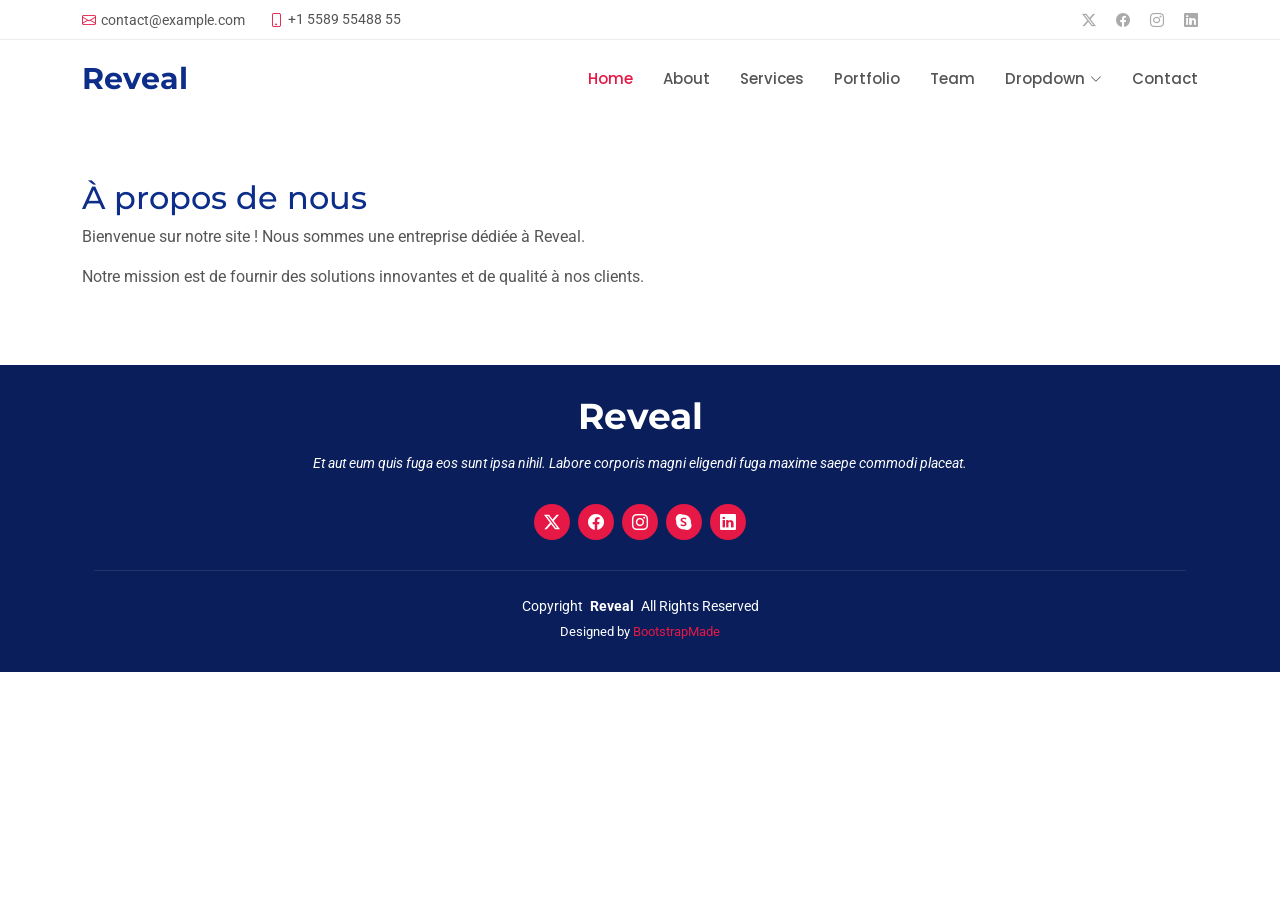
<file: A propos.html>
<!DOCTYPE html>
<html lang="en">
<head>
  <meta charset="utf-8">
  <meta content="width=device-width, initial-scale=1.0" name="viewport">
  <title>Index - Reveal Bootstrap Template</title>
  <meta name="description" content="">
  <meta name="keywords" content="">

  <!-- Favicons -->
  <link href="assets/img/favicon.png" rel="icon">
  <link href="assets/img/apple-touch-icon.png" rel="apple-touch-icon">

  <!-- Fonts -->
  <link href="https://fonts.googleapis.com" rel="preconnect">
  <link href="https://fonts.gstatic.com" rel="preconnect" crossorigin>
  <link href="https://fonts.googleapis.com/css2?family=Roboto:ital,wght@0,100;0,300;0,400;0,500;0,700;0,900;1,100;1,300;1,400;1,500;1,700;1,900&family=Montserrat:ital,wght@0,100;0,200;0,300;0,400;0,500;0,600;0,700;0,800;0,900;1,100;1,200;1,300;1,400;1,500;1,600;1,700;1,800;1,900&family=Poppins:ital,wght@0,100;0,200;0,300;0,400;0,500;0,600;0,700;0,800;0,900;1,100;1,200;1,300;1,400;1,500;1,600;1,700;1,800;1,900&display=swap" rel="stylesheet">

  <!-- Vendor CSS Files -->
  <link href="assets/vendor/bootstrap/css/bootstrap.min.css" rel="stylesheet">
  <link href="assets/vendor/bootstrap-icons/bootstrap-icons.css" rel="stylesheet">
  <link href="assets/vendor/aos/aos.css" rel="stylesheet">
  <link href="assets/vendor/swiper/swiper-bundle.min.css" rel="stylesheet">
  <link href="assets/vendor/glightbox/css/glightbox.min.css" rel="stylesheet">

   <!-- Main CSS File -->
   <link href="assets/css/main.css" rel="stylesheet">

  <!-- =======================================================
  * Template Name: Reveal
  * Template URL: https://bootstrapmade.com/reveal-bootstrap-corporate-template/
  * Updated: Aug 07 2024 with Bootstrap v5.3.3
  * Author: BootstrapMade.com
  * License: https://bootstrapmade.com/license/
  ======================================================== -->
</head>

<body class="index-page">

  <header id="header" class="header sticky-top">

    <div class="topbar d-flex align-items-center">
      <div class="container d-flex justify-content-center justify-content-md-between">
        <div class="contact-info d-flex align-items-center">
          <i class="bi bi-envelope d-flex align-items-center"><a href="mailto:contact@example.com">contact@example.com</a></i>
          <i class="bi bi-phone d-flex align-items-center ms-4"><span>+1 5589 55488 55</span></i>
        </div>
        <div class="social-links d-none d-md-flex align-items-center">
          <a href="#" class="twitter"><i class="bi bi-twitter-x"></i></a>
          <a href="#" class="facebook"><i class="bi bi-facebook"></i></a>
          <a href="#" class="instagram"><i class="bi bi-instagram"></i></a>
          <a href="#" class="linkedin"><i class="bi bi-linkedin"></i></a>
        </div>
      </div>
    </div><!-- End Top Bar -->

    <div class="branding d-flex align-items-cente">

      <div class="container position-relative d-flex align-items-center justify-content-between">
        <a href="index.html" class="logo d-flex align-items-center">
          <!-- Uncomment the line below if you also wish to use an image logo -->
          <!-- <img src="assets/img/logo.png" alt=""> -->
          <h1 class="sitename">Reveal</h1>
        </a>

        <nav id="navmenu" class="navmenu">
          <ul>
            <li><a href="#hero" class="active">Home</a></li>
            <li><a href="#about">About</a></li>
            <li><a href="#services">Services</a></li>
            <li><a href="#portfolio">Portfolio</a></li>
            <li><a href="#team">Team</a></li>
            <li class="dropdown"><a href="#"><span>Dropdown</span> <i class="bi bi-chevron-down toggle-dropdown"></i></a>
              <ul>
                <li><a href="#">Dropdown 1</a></li>
                <li class="dropdown"><a href="#"><span>Deep Dropdown</span> <i class="bi bi-chevron-down toggle-dropdown"></i></a>
                  <ul>
                    <li><a href="#">Deep Dropdown 1</a></li>
                    <li><a href="#">Deep Dropdown 2</a></li>
                    <li><a href="#">Deep Dropdown 3</a></li>
                    <li><a href="#">Deep Dropdown 4</a></li>
                    <li><a href="#">Deep Dropdown 5</a></li>
                  </ul>
                </li>
                <li><a href="#">Dropdown 2</a></li>
                <li><a href="#">Dropdown 3</a></li>
                <li><a href="#">Dropdown 4</a></li>
              </ul>
            </li>
            <li><a href="#contact">Contact</a></li>
          </ul>
          <i class="mobile-nav-toggle d-xl-none bi bi-list"></i>
        </nav>

      </div>

    </div>

    <body>
    
        <main class="main">
            <section class="about section">
                <div class="container">
                    <h2>À propos de nous</h2>
                    <p>Bienvenue sur notre site ! Nous sommes une entreprise dédiée à Reveal.</p>
                    <p>Notre mission est de fournir des solutions innovantes et de qualité à nos clients.</p>
                </div>
            </section>
        </main>
        <footer id="footer" class="footer dark-background">
            <div class="container">
              <h3 class="sitename">Reveal</h3>
              <p>Et aut eum quis fuga eos sunt ipsa nihil. Labore corporis magni eligendi fuga maxime saepe commodi placeat.</p>
              <div class="social-links d-flex justify-content-center">
                <a href=""><i class="bi bi-twitter-x"></i></a>
                <a href=""><i class="bi bi-facebook"></i></a>
                <a href=""><i class="bi bi-instagram"></i></a>
                <a href=""><i class="bi bi-skype"></i></a>
                <a href=""><i class="bi bi-linkedin"></i></a>
              </div>
              <div class="container">
                <div class="copyright">
                  <span>Copyright</span> <strong class="px-1 sitename">Reveal</strong> <span>All Rights Reserved</span>
                </div>
                <div class="credits">
                  <!-- All the links in the footer should remain intact. -->
                  <!-- You can delete the links only if you've purchased the pro version. -->
                  <!-- Licensing information: https://bootstrapmade.com/license/ -->
                  <!-- Purchase the pro version with working PHP/AJAX contact form: [buy-url] -->
                  Designed by <a href="https://bootstrapmade.com/">BootstrapMade</a>
                </div>
              </div>
            </div>
          </footer>
        
          <!-- Scroll Top -->
          <a href="#" id="scroll-top" class="scroll-top d-flex align-items-center justify-content-center"><i class="bi bi-arrow-up-short"></i></a>
        
          <!-- Preloader -->
          <div id="preloader"></div>
        
          <!-- Vendor JS Files -->
          <script src="assets/vendor/bootstrap/js/bootstrap.bundle.min.js"></script>
          <script src="assets/vendor/php-email-form/validate.js"></script>
          <script src="assets/vendor/aos/aos.js"></script>
          <script src="assets/vendor/swiper/swiper-bundle.min.js"></script>
          <script src="assets/vendor/glightbox/js/glightbox.min.js"></script>
          <script src="assets/vendor/imagesloaded/imagesloaded.pkgd.min.js"></script>
          <script src="assets/vendor/isotope-layout/isotope.pkgd.min.js"></script>
        
          <!-- Main JS File -->
          <script src="assets/js/main.js"></script>
        
        </body>
        
        </html>
</file>
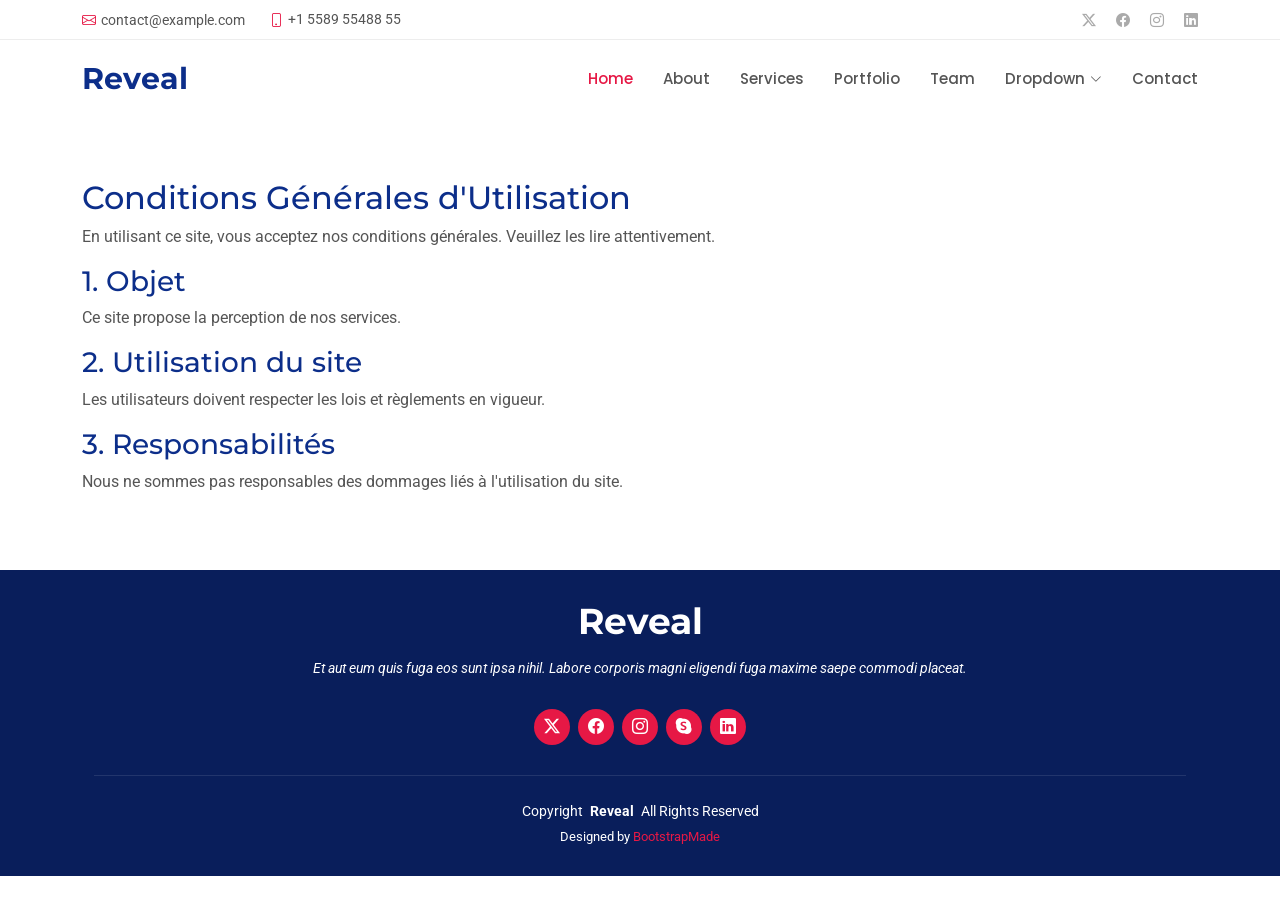
<file: conditions générales.html>
<!DOCTYPE html>
<html lang="en">
<head>
  <meta charset="utf-8">
  <meta content="width=device-width, initial-scale=1.0" name="viewport">
  <title>Index - Reveal Bootstrap Template</title>
  <meta name="description" content="">
  <meta name="keywords" content="">

  <!-- Favicons -->
  <link href="assets/img/favicon.png" rel="icon">
  <link href="assets/img/apple-touch-icon.png" rel="apple-touch-icon">

  <!-- Fonts -->
  <link href="https://fonts.googleapis.com" rel="preconnect">
  <link href="https://fonts.gstatic.com" rel="preconnect" crossorigin>
  <link href="https://fonts.googleapis.com/css2?family=Roboto:ital,wght@0,100;0,300;0,400;0,500;0,700;0,900;1,100;1,300;1,400;1,500;1,700;1,900&family=Montserrat:ital,wght@0,100;0,200;0,300;0,400;0,500;0,600;0,700;0,800;0,900;1,100;1,200;1,300;1,400;1,500;1,600;1,700;1,800;1,900&family=Poppins:ital,wght@0,100;0,200;0,300;0,400;0,500;0,600;0,700;0,800;0,900;1,100;1,200;1,300;1,400;1,500;1,600;1,700;1,800;1,900&display=swap" rel="stylesheet">

  <!-- Vendor CSS Files -->
  <link href="assets/vendor/bootstrap/css/bootstrap.min.css" rel="stylesheet">
  <link href="assets/vendor/bootstrap-icons/bootstrap-icons.css" rel="stylesheet">
  <link href="assets/vendor/aos/aos.css" rel="stylesheet">
  <link href="assets/vendor/swiper/swiper-bundle.min.css" rel="stylesheet">
  <link href="assets/vendor/glightbox/css/glightbox.min.css" rel="stylesheet">

   <!-- Main CSS File -->
   <link href="assets/css/main.css" rel="stylesheet">

  <!-- =======================================================
  * Template Name: Reveal
  * Template URL: https://bootstrapmade.com/reveal-bootstrap-corporate-template/
  * Updated: Aug 07 2024 with Bootstrap v5.3.3
  * Author: BootstrapMade.com
  * License: https://bootstrapmade.com/license/
  ======================================================== -->
</head>

<body class="index-page">

  <header id="header" class="header sticky-top">

    <div class="topbar d-flex align-items-center">
      <div class="container d-flex justify-content-center justify-content-md-between">
        <div class="contact-info d-flex align-items-center">
          <i class="bi bi-envelope d-flex align-items-center"><a href="mailto:contact@example.com">contact@example.com</a></i>
          <i class="bi bi-phone d-flex align-items-center ms-4"><span>+1 5589 55488 55</span></i>
        </div>
        <div class="social-links d-none d-md-flex align-items-center">
          <a href="#" class="twitter"><i class="bi bi-twitter-x"></i></a>
          <a href="#" class="facebook"><i class="bi bi-facebook"></i></a>
          <a href="#" class="instagram"><i class="bi bi-instagram"></i></a>
          <a href="#" class="linkedin"><i class="bi bi-linkedin"></i></a>
        </div>
      </div>
    </div><!-- End Top Bar -->

    <div class="branding d-flex align-items-cente">

      <div class="container position-relative d-flex align-items-center justify-content-between">
        <a href="index.html" class="logo d-flex align-items-center">
          <!-- Uncomment the line below if you also wish to use an image logo -->
          <!-- <img src="assets/img/logo.png" alt=""> -->
          <h1 class="sitename">Reveal</h1>
        </a>

        <nav id="navmenu" class="navmenu">
          <ul>
            <li><a href="#hero" class="active">Home</a></li>
            <li><a href="#about">About</a></li>
            <li><a href="#services">Services</a></li>
            <li><a href="#portfolio">Portfolio</a></li>
            <li><a href="#team">Team</a></li>
            <li class="dropdown"><a href="#"><span>Dropdown</span> <i class="bi bi-chevron-down toggle-dropdown"></i></a>
              <ul>
                <li><a href="#">Dropdown 1</a></li>
                <li class="dropdown"><a href="#"><span>Deep Dropdown</span> <i class="bi bi-chevron-down toggle-dropdown"></i></a>
                  <ul>
                    <li><a href="#">Deep Dropdown 1</a></li>
                    <li><a href="#">Deep Dropdown 2</a></li>
                    <li><a href="#">Deep Dropdown 3</a></li>
                    <li><a href="#">Deep Dropdown 4</a></li>
                    <li><a href="#">Deep Dropdown 5</a></li>
                  </ul>
                </li>
                <li><a href="#">Dropdown 2</a></li>
                <li><a href="#">Dropdown 3</a></li>
                <li><a href="#">Dropdown 4</a></li>
              </ul>
            </li>
            <li><a href="#contact">Contact</a></li>
          </ul>
          <i class="mobile-nav-toggle d-xl-none bi bi-list"></i>
        </nav>

      </div>

    </div>

<body>

    <main class="main">
        <section class="terms section">
            <div class="container">
                <h2>Conditions Générales d'Utilisation</h2>
                <p>En utilisant ce site, vous acceptez nos conditions générales. Veuillez les lire attentivement.</p>
                <h3>1. Objet</h3>
                <p>Ce site propose la perception de nos services.</p>
                <h3>2. Utilisation du site</h3>
                <p>Les utilisateurs doivent respecter les lois et règlements en vigueur.</p>
                <h3>3. Responsabilités</h3>
                <p>Nous ne sommes pas responsables des dommages liés à l'utilisation du site.</p>
            </div>
        </section>
    </main>
    <footer id="footer" class="footer dark-background">
        <div class="container">
          <h3 class="sitename">Reveal</h3>
          <p>Et aut eum quis fuga eos sunt ipsa nihil. Labore corporis magni eligendi fuga maxime saepe commodi placeat.</p>
          <div class="social-links d-flex justify-content-center">
            <a href=""><i class="bi bi-twitter-x"></i></a>
            <a href=""><i class="bi bi-facebook"></i></a>
            <a href=""><i class="bi bi-instagram"></i></a>
            <a href=""><i class="bi bi-skype"></i></a>
            <a href=""><i class="bi bi-linkedin"></i></a>
          </div>
          <div class="container">
            <div class="copyright">
              <span>Copyright</span> <strong class="px-1 sitename">Reveal</strong> <span>All Rights Reserved</span>
            </div>
            <div class="credits">
              <!-- All the links in the footer should remain intact. -->
              <!-- You can delete the links only if you've purchased the pro version. -->
              <!-- Licensing information: https://bootstrapmade.com/license/ -->
              <!-- Purchase the pro version with working PHP/AJAX contact form: [buy-url] -->
              Designed by <a href="https://bootstrapmade.com/">BootstrapMade</a>
            </div>
          </div>
        </div>
      </footer>
    
      <!-- Scroll Top -->
      <a href="#" id="scroll-top" class="scroll-top d-flex align-items-center justify-content-center"><i class="bi bi-arrow-up-short"></i></a>
    
      <!-- Preloader -->
      <div id="preloader"></div>
    
      <!-- Vendor JS Files -->
      <script src="assets/vendor/bootstrap/js/bootstrap.bundle.min.js"></script>
      <script src="assets/vendor/php-email-form/validate.js"></script>
      <script src="assets/vendor/aos/aos.js"></script>
      <script src="assets/vendor/swiper/swiper-bundle.min.js"></script>
      <script src="assets/vendor/glightbox/js/glightbox.min.js"></script>
      <script src="assets/vendor/imagesloaded/imagesloaded.pkgd.min.js"></script>
      <script src="assets/vendor/isotope-layout/isotope.pkgd.min.js"></script>
    
      <!-- Main JS File -->
      <script src="assets/js/main.js"></script>
    
    </body>
    
    </html>
</file>
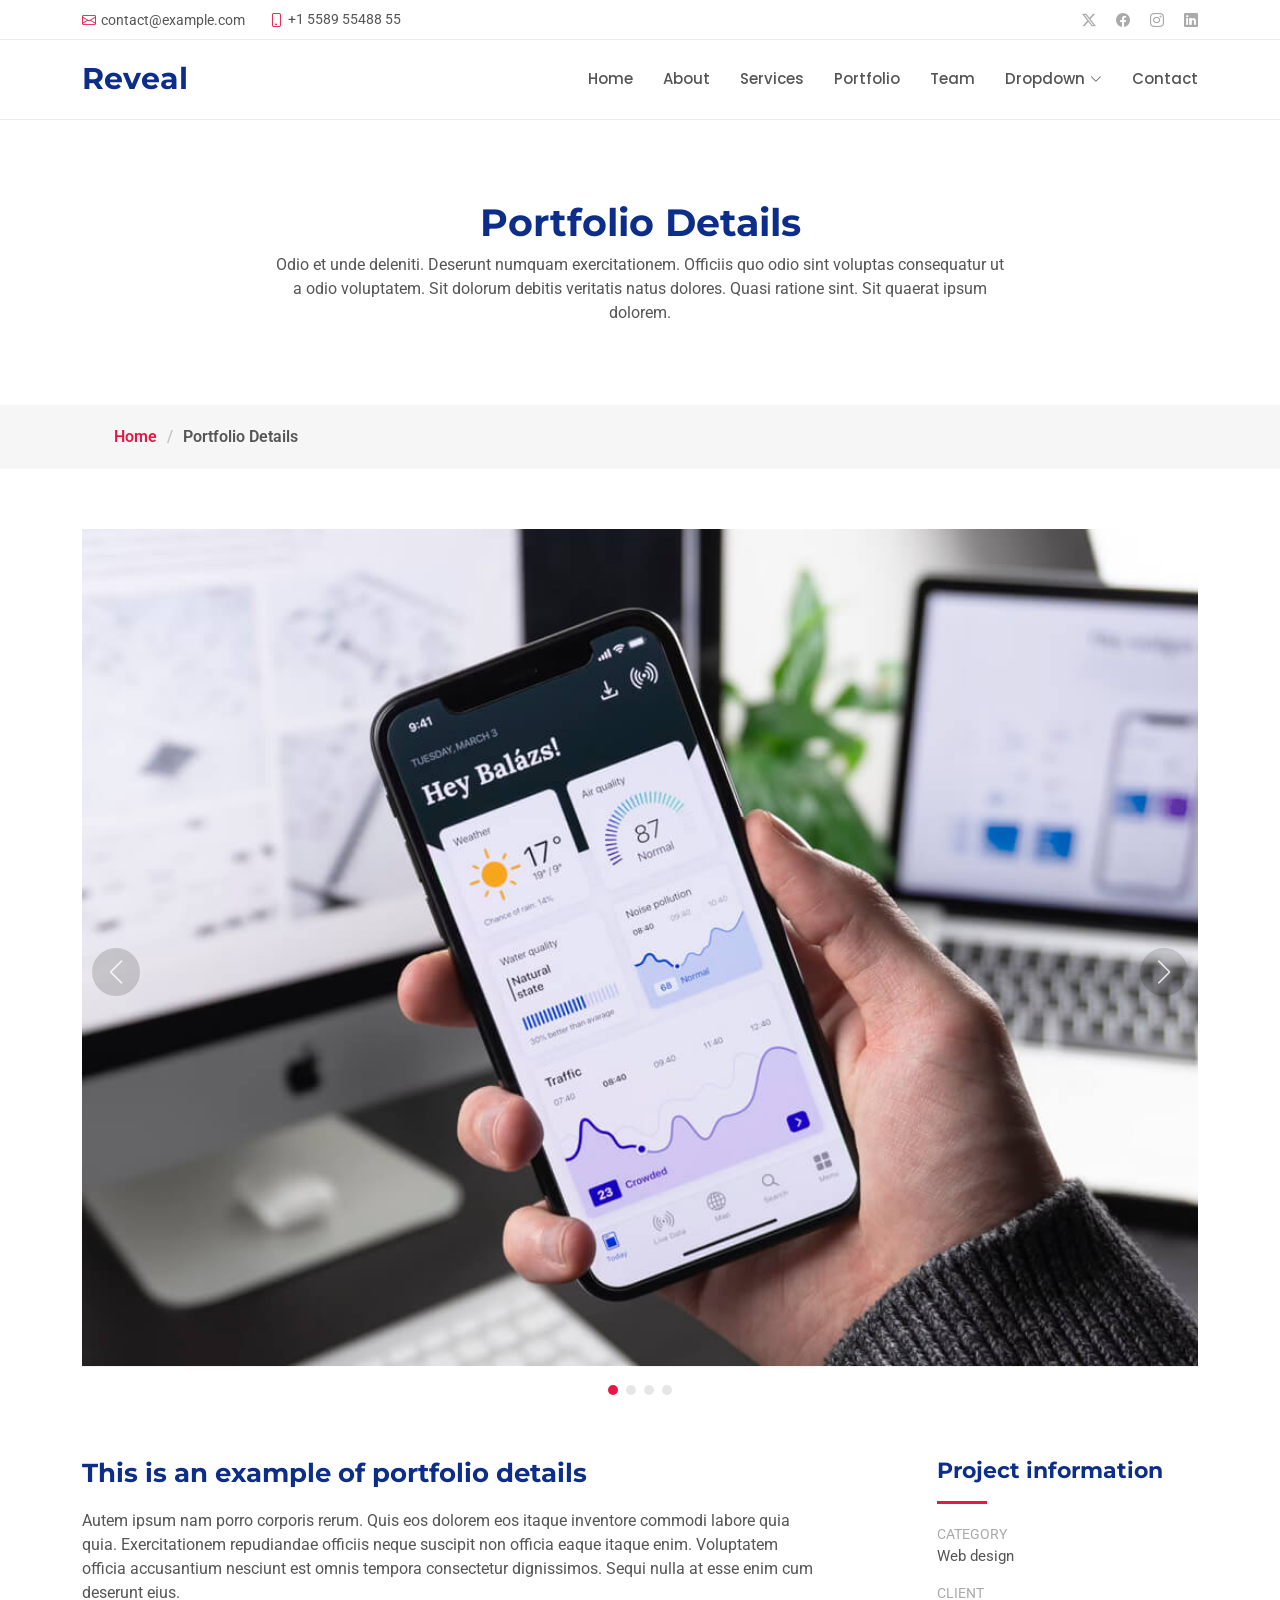
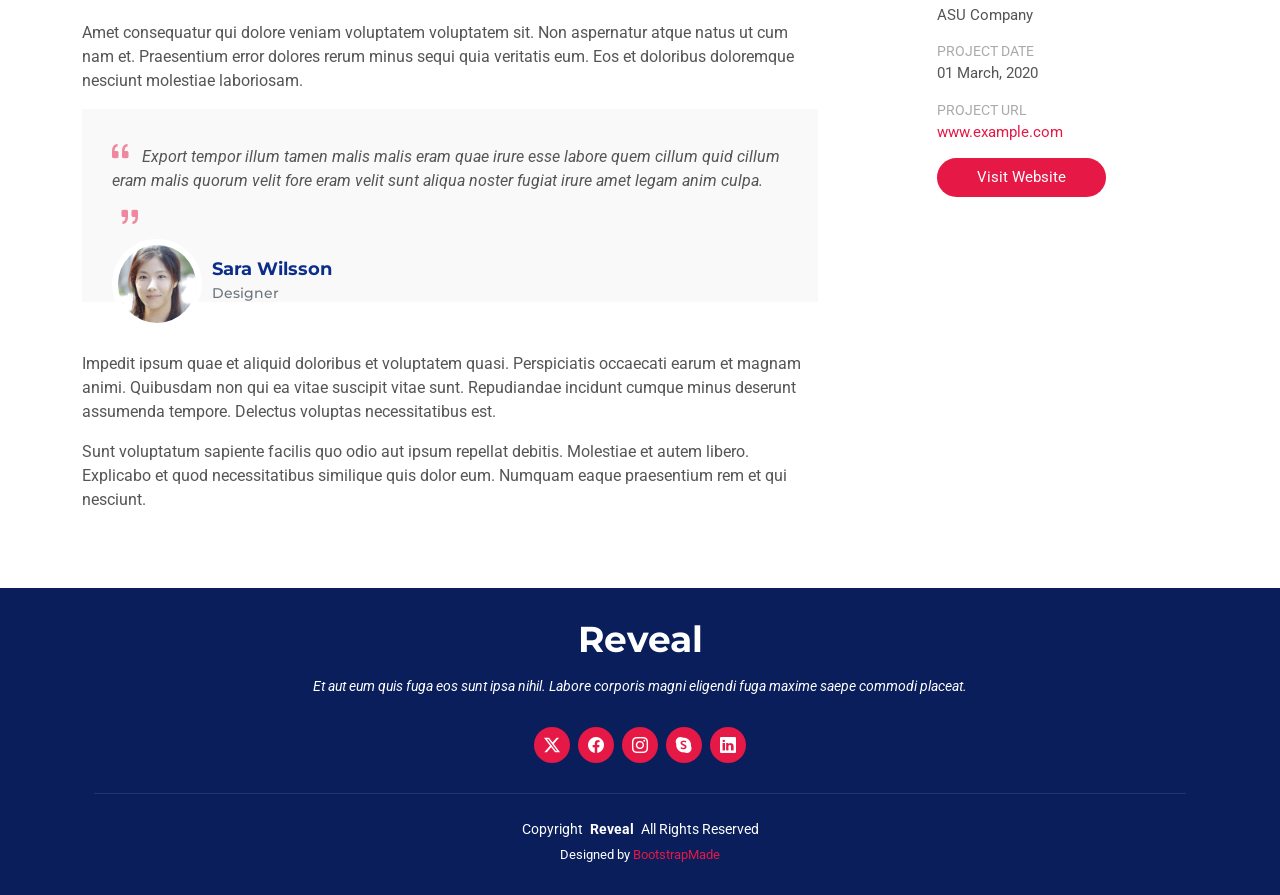
<file: portfolio-details.html>
<!DOCTYPE html>
<html lang="en">

<head>
  <meta charset="utf-8">
  <meta content="width=device-width, initial-scale=1.0" name="viewport">
  <title>Portfolio Details - Reveal Bootstrap Template</title>
  <meta name="description" content="">
  <meta name="keywords" content="">

  <!-- Favicons -->
  <link href="assets/img/favicon.png" rel="icon">
  <link href="assets/img/apple-touch-icon.png" rel="apple-touch-icon">

  <!-- Fonts -->
  <link href="https://fonts.googleapis.com" rel="preconnect">
  <link href="https://fonts.gstatic.com" rel="preconnect" crossorigin>
  <link href="https://fonts.googleapis.com/css2?family=Roboto:ital,wght@0,100;0,300;0,400;0,500;0,700;0,900;1,100;1,300;1,400;1,500;1,700;1,900&family=Montserrat:ital,wght@0,100;0,200;0,300;0,400;0,500;0,600;0,700;0,800;0,900;1,100;1,200;1,300;1,400;1,500;1,600;1,700;1,800;1,900&family=Poppins:ital,wght@0,100;0,200;0,300;0,400;0,500;0,600;0,700;0,800;0,900;1,100;1,200;1,300;1,400;1,500;1,600;1,700;1,800;1,900&display=swap" rel="stylesheet">

  <!-- Vendor CSS Files -->
  <link href="assets/vendor/bootstrap/css/bootstrap.min.css" rel="stylesheet">
  <link href="assets/vendor/bootstrap-icons/bootstrap-icons.css" rel="stylesheet">
  <link href="assets/vendor/aos/aos.css" rel="stylesheet">
  <link href="assets/vendor/swiper/swiper-bundle.min.css" rel="stylesheet">
  <link href="assets/vendor/glightbox/css/glightbox.min.css" rel="stylesheet">

  <!-- Main CSS File -->
  <link href="assets/css/main.css" rel="stylesheet">

  <!-- =======================================================
  * Template Name: Reveal
  * Template URL: https://bootstrapmade.com/reveal-bootstrap-corporate-template/
  * Updated: Aug 07 2024 with Bootstrap v5.3.3
  * Author: BootstrapMade.com
  * License: https://bootstrapmade.com/license/
  ======================================================== -->
</head>

<body class="portfolio-details-page">

  <header id="header" class="header sticky-top">

    <div class="topbar d-flex align-items-center">
      <div class="container d-flex justify-content-center justify-content-md-between">
        <div class="contact-info d-flex align-items-center">
          <i class="bi bi-envelope d-flex align-items-center"><a href="mailto:contact@example.com">contact@example.com</a></i>
          <i class="bi bi-phone d-flex align-items-center ms-4"><span>+1 5589 55488 55</span></i>
        </div>
        <div class="social-links d-none d-md-flex align-items-center">
          <a href="#" class="twitter"><i class="bi bi-twitter-x"></i></a>
          <a href="#" class="facebook"><i class="bi bi-facebook"></i></a>
          <a href="#" class="instagram"><i class="bi bi-instagram"></i></a>
          <a href="#" class="linkedin"><i class="bi bi-linkedin"></i></a>
        </div>
      </div>
    </div><!-- End Top Bar -->

    <div class="branding d-flex align-items-cente">

      <div class="container position-relative d-flex align-items-center justify-content-between">
        <a href="index.html" class="logo d-flex align-items-center">
          <!-- Uncomment the line below if you also wish to use an image logo -->
          <!-- <img src="assets/img/logo.png" alt=""> -->
          <h1 class="sitename">Reveal</h1>
        </a>

        <nav id="navmenu" class="navmenu">
          <ul>
            <li><a href="#hero">Home</a></li>
            <li><a href="#about">About</a></li>
            <li><a href="#services">Services</a></li>
            <li><a href="#portfolio">Portfolio</a></li>
            <li><a href="#team">Team</a></li>
            <li class="dropdown"><a href="#"><span>Dropdown</span> <i class="bi bi-chevron-down toggle-dropdown"></i></a>
              <ul>
                <li><a href="#">Dropdown 1</a></li>
                <li class="dropdown"><a href="#"><span>Deep Dropdown</span> <i class="bi bi-chevron-down toggle-dropdown"></i></a>
                  <ul>
                    <li><a href="#">Deep Dropdown 1</a></li>
                    <li><a href="#">Deep Dropdown 2</a></li>
                    <li><a href="#">Deep Dropdown 3</a></li>
                    <li><a href="#">Deep Dropdown 4</a></li>
                    <li><a href="#">Deep Dropdown 5</a></li>
                  </ul>
                </li>
                <li><a href="#">Dropdown 2</a></li>
                <li><a href="#">Dropdown 3</a></li>
                <li><a href="#">Dropdown 4</a></li>
              </ul>
            </li>
            <li><a href="#contact">Contact</a></li>
          </ul>
          <i class="mobile-nav-toggle d-xl-none bi bi-list"></i>
        </nav>

      </div>

    </div>

  </header>

  <main class="main">

    <!-- Page Title -->
    <div class="page-title" data-aos="fade">
      <div class="heading">
        <div class="container">
          <div class="row d-flex justify-content-center text-center">
            <div class="col-lg-8">
              <h1>Portfolio Details</h1>
              <p class="mb-0">Odio et unde deleniti. Deserunt numquam exercitationem. Officiis quo odio sint voluptas consequatur ut a odio voluptatem. Sit dolorum debitis veritatis natus dolores. Quasi ratione sint. Sit quaerat ipsum dolorem.</p>
            </div>
          </div>
        </div>
      </div>
      <nav class="breadcrumbs">
        <div class="container">
          <ol>
            <li><a href="index.html">Home</a></li>
            <li class="current">Portfolio Details</li>
          </ol>
        </div>
      </nav>
    </div><!-- End Page Title -->

    <!-- Portfolio Details Section -->
    <section id="portfolio-details" class="portfolio-details section">

      <div class="container" data-aos="fade-up">

        <div class="portfolio-details-slider swiper init-swiper">
          <script type="application/json" class="swiper-config">
            {
              "loop": true,
              "speed": 600,
              "autoplay": {
                "delay": 5000
              },
              "slidesPerView": "auto",
              "navigation": {
                "nextEl": ".swiper-button-next",
                "prevEl": ".swiper-button-prev"
              },
              "pagination": {
                "el": ".swiper-pagination",
                "type": "bullets",
                "clickable": true
              }
            }
          </script>
          <div class="swiper-wrapper align-items-center">

            <div class="swiper-slide">
              <img src="assets/img/portfolio/app-1.jpg" alt="">
            </div>

            <div class="swiper-slide">
              <img src="assets/img/portfolio/product-1.jpg" alt="">
            </div>

            <div class="swiper-slide">
              <img src="assets/img/portfolio/branding-1.jpg" alt="">
            </div>

            <div class="swiper-slide">
              <img src="assets/img/portfolio/books-1.jpg" alt="">
            </div>

          </div>
          <div class="swiper-button-prev"></div>
          <div class="swiper-button-next"></div>
          <div class="swiper-pagination"></div>
        </div>

        <div class="row justify-content-between gy-4 mt-4">

          <div class="col-lg-8" data-aos="fade-up">
            <div class="portfolio-description">
              <h2>This is an example of portfolio details</h2>
              <p>
                Autem ipsum nam porro corporis rerum. Quis eos dolorem eos itaque inventore commodi labore quia quia. Exercitationem repudiandae officiis neque suscipit non officia eaque itaque enim. Voluptatem officia accusantium nesciunt est omnis tempora consectetur dignissimos. Sequi nulla at esse enim cum deserunt eius.
              </p>
              <p>
                Amet consequatur qui dolore veniam voluptatem voluptatem sit. Non aspernatur atque natus ut cum nam et. Praesentium error dolores rerum minus sequi quia veritatis eum. Eos et doloribus doloremque nesciunt molestiae laboriosam.
              </p>

              <div class="testimonial-item">
                <p>
                  <i class="bi bi-quote quote-icon-left"></i>
                  <span>Export tempor illum tamen malis malis eram quae irure esse labore quem cillum quid cillum eram malis quorum velit fore eram velit sunt aliqua noster fugiat irure amet legam anim culpa.</span>
                  <i class="bi bi-quote quote-icon-right"></i>
                </p>
                <div>
                  <img src="assets/img/testimonials/testimonials-2.jpg" class="testimonial-img" alt="">
                  <h3>Sara Wilsson</h3>
                  <h4>Designer</h4>
                </div>
              </div>

              <p>
                Impedit ipsum quae et aliquid doloribus et voluptatem quasi. Perspiciatis occaecati earum et magnam animi. Quibusdam non qui ea vitae suscipit vitae sunt. Repudiandae incidunt cumque minus deserunt assumenda tempore. Delectus voluptas necessitatibus est.
              </p>

              <p>
                Sunt voluptatum sapiente facilis quo odio aut ipsum repellat debitis. Molestiae et autem libero. Explicabo et quod necessitatibus similique quis dolor eum. Numquam eaque praesentium rem et qui nesciunt.
              </p>

            </div>
          </div>

          <div class="col-lg-3" data-aos="fade-up" data-aos-delay="100">
            <div class="portfolio-info">
              <h3>Project information</h3>
              <ul>
                <li><strong>Category</strong> Web design</li>
                <li><strong>Client</strong> ASU Company</li>
                <li><strong>Project date</strong> 01 March, 2020</li>
                <li><strong>Project URL</strong> <a href="#">www.example.com</a></li>
                <li><a href="#" class="btn-visit align-self-start">Visit Website</a></li>
              </ul>
            </div>
          </div>

        </div>

      </div>

    </section><!-- /Portfolio Details Section -->

  </main>

  <footer id="footer" class="footer dark-background">
    <div class="container">
      <h3 class="sitename">Reveal</h3>
      <p>Et aut eum quis fuga eos sunt ipsa nihil. Labore corporis magni eligendi fuga maxime saepe commodi placeat.</p>
      <div class="social-links d-flex justify-content-center">
        <a href=""><i class="bi bi-twitter-x"></i></a>
        <a href=""><i class="bi bi-facebook"></i></a>
        <a href=""><i class="bi bi-instagram"></i></a>
        <a href=""><i class="bi bi-skype"></i></a>
        <a href=""><i class="bi bi-linkedin"></i></a>
      </div>
      <div class="container">
        <div class="copyright">
          <span>Copyright</span> <strong class="px-1 sitename">Reveal</strong> <span>All Rights Reserved</span>
        </div>
        <div class="credits">
          <!-- All the links in the footer should remain intact. -->
          <!-- You can delete the links only if you've purchased the pro version. -->
          <!-- Licensing information: https://bootstrapmade.com/license/ -->
          <!-- Purchase the pro version with working PHP/AJAX contact form: [buy-url] -->
          Designed by <a href="https://bootstrapmade.com/">BootstrapMade</a>
        </div>
      </div>
    </div>
  </footer>

  <!-- Scroll Top -->
  <a href="#" id="scroll-top" class="scroll-top d-flex align-items-center justify-content-center"><i class="bi bi-arrow-up-short"></i></a>

  <!-- Preloader -->
  <div id="preloader"></div>

  <!-- Vendor JS Files -->
  <script src="assets/vendor/bootstrap/js/bootstrap.bundle.min.js"></script>
  <script src="assets/vendor/php-email-form/validate.js"></script>
  <script src="assets/vendor/aos/aos.js"></script>
  <script src="assets/vendor/swiper/swiper-bundle.min.js"></script>
  <script src="assets/vendor/glightbox/js/glightbox.min.js"></script>
  <script src="assets/vendor/imagesloaded/imagesloaded.pkgd.min.js"></script>
  <script src="assets/vendor/isotope-layout/isotope.pkgd.min.js"></script>

  <!-- Main JS File -->
  <script src="assets/js/main.js"></script>

</body>

</html>
</file>
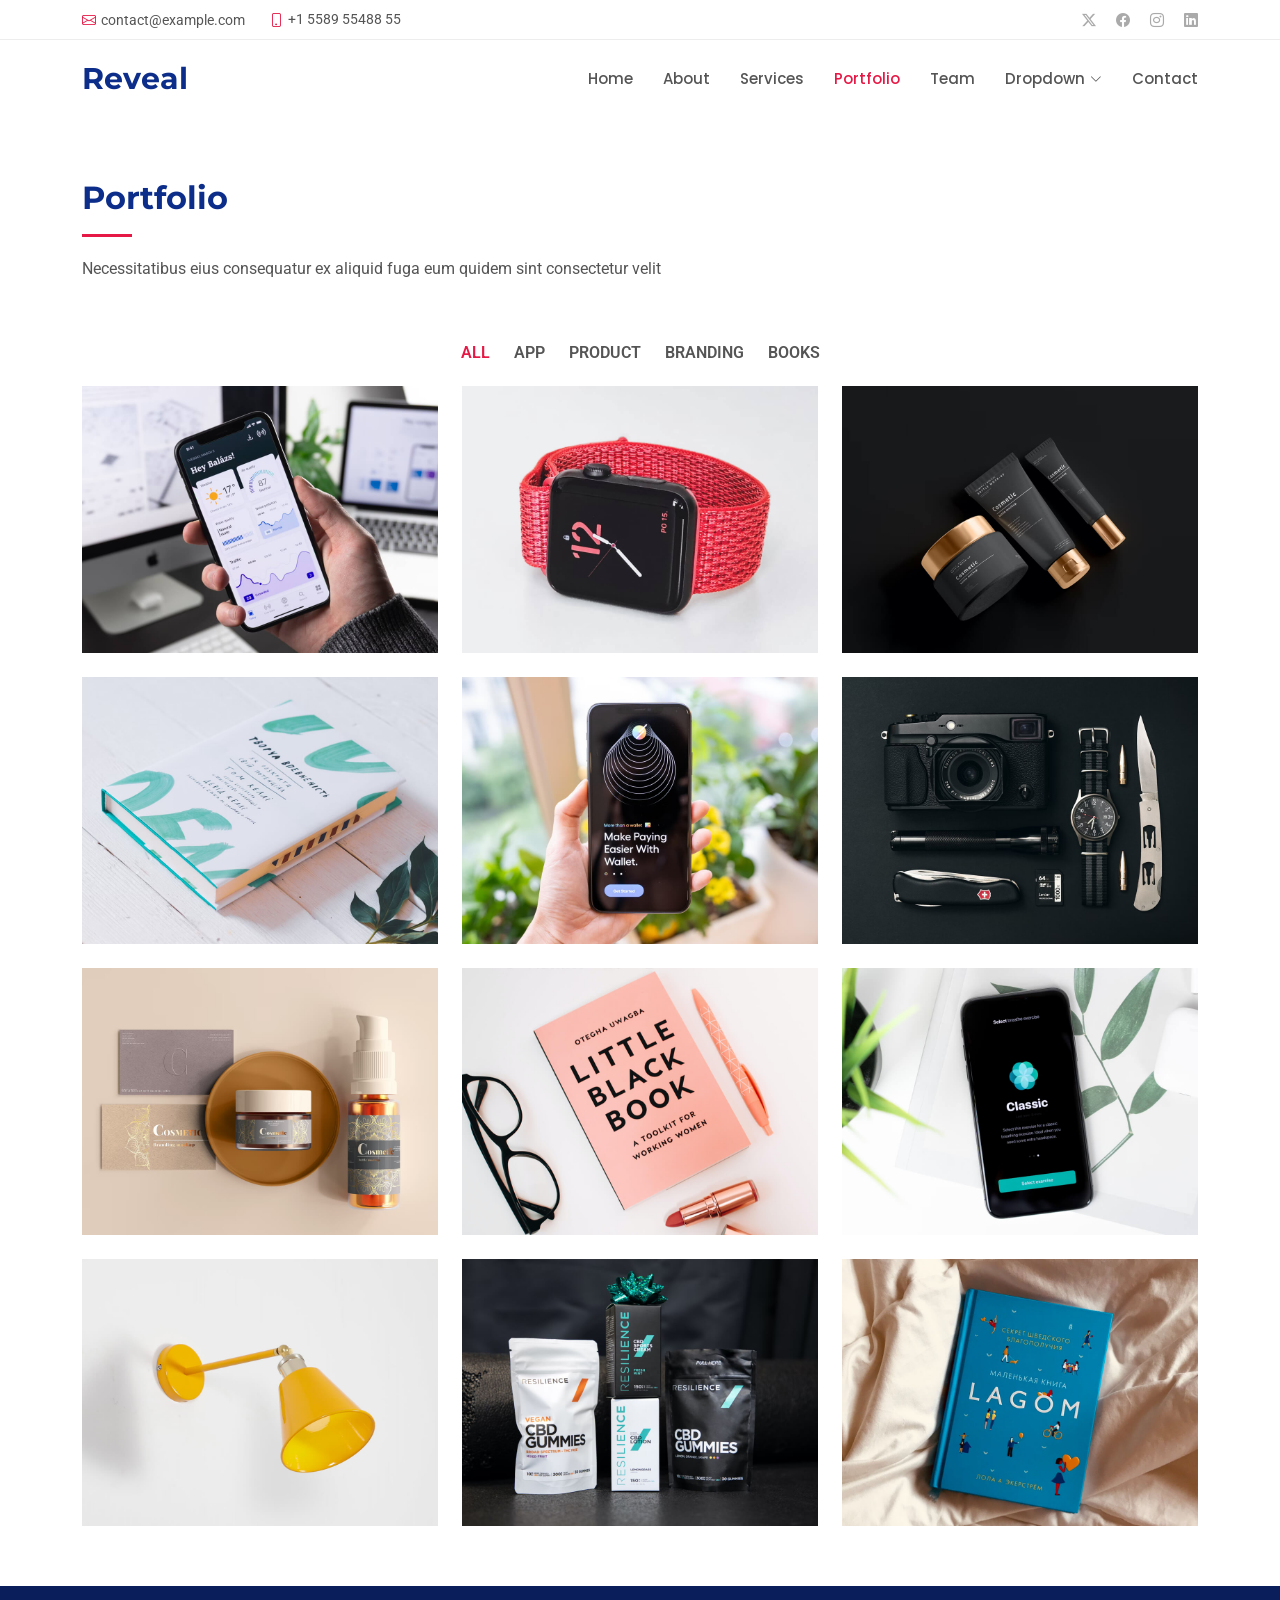
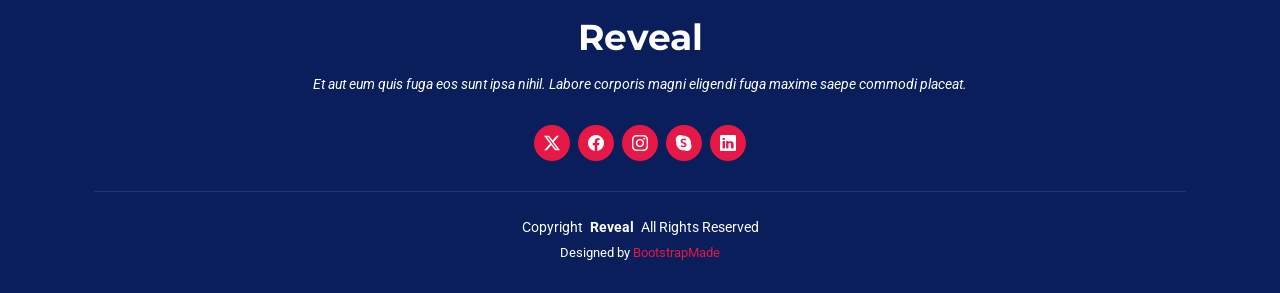
<file: portfolio.html>
<!DOCTYPE html>
<html lang="en">
<head>
  <meta charset="utf-8">
  <meta content="width=device-width, initial-scale=1.0" name="viewport">
  <title>Index - Reveal Bootstrap Template</title>
  <meta name="description" content="">
  <meta name="keywords" content="">

  <!-- Favicons -->
  <link href="assets/img/favicon.png" rel="icon">
  <link href="assets/img/apple-touch-icon.png" rel="apple-touch-icon">

  <!-- Fonts -->
  <link href="https://fonts.googleapis.com" rel="preconnect">
  <link href="https://fonts.gstatic.com" rel="preconnect" crossorigin>
  <link href="https://fonts.googleapis.com/css2?family=Roboto:ital,wght@0,100;0,300;0,400;0,500;0,700;0,900;1,100;1,300;1,400;1,500;1,700;1,900&family=Montserrat:ital,wght@0,100;0,200;0,300;0,400;0,500;0,600;0,700;0,800;0,900;1,100;1,200;1,300;1,400;1,500;1,600;1,700;1,800;1,900&family=Poppins:ital,wght@0,100;0,200;0,300;0,400;0,500;0,600;0,700;0,800;0,900;1,100;1,200;1,300;1,400;1,500;1,600;1,700;1,800;1,900&display=swap" rel="stylesheet">

  <!-- Vendor CSS Files -->
  <link href="assets/vendor/bootstrap/css/bootstrap.min.css" rel="stylesheet">
  <link href="assets/vendor/bootstrap-icons/bootstrap-icons.css" rel="stylesheet">
  <link href="assets/vendor/aos/aos.css" rel="stylesheet">
  <link href="assets/vendor/swiper/swiper-bundle.min.css" rel="stylesheet">
  <link href="assets/vendor/glightbox/css/glightbox.min.css" rel="stylesheet">

  <!-- Main CSS File -->
  <link href="assets/css/main.css" rel="stylesheet">

  <!-- =======================================================
  * Template Name: Reveal
  * Template URL: https://bootstrapmade.com/reveal-bootstrap-corporate-template/
  * Updated: Aug 07 2024 with Bootstrap v5.3.3
  * Author: BootstrapMade.com
  * License: https://bootstrapmade.com/license/
  ======================================================== -->
</head>

<body class="index-page">

  <header id="header" class="header sticky-top">

    <div class="topbar d-flex align-items-center">
      <div class="container d-flex justify-content-center justify-content-md-between">
        <div class="contact-info d-flex align-items-center">
          <i class="bi bi-envelope d-flex align-items-center"><a href="mailto:contact@example.com">contact@example.com</a></i>
          <i class="bi bi-phone d-flex align-items-center ms-4"><span>+1 5589 55488 55</span></i>
        </div>
        <div class="social-links d-none d-md-flex align-items-center">
          <a href="#" class="twitter"><i class="bi bi-twitter-x"></i></a>
          <a href="#" class="facebook"><i class="bi bi-facebook"></i></a>
          <a href="#" class="instagram"><i class="bi bi-instagram"></i></a>
          <a href="#" class="linkedin"><i class="bi bi-linkedin"></i></a>
        </div>
      </div>
    </div><!-- End Top Bar -->

    <div class="branding d-flex align-items-cente">

      <div class="container position-relative d-flex align-items-center justify-content-between">
        <a href="index.html" class="logo d-flex align-items-center">
          <!-- Uncomment the line below if you also wish to use an image logo -->
          <!-- <img src="assets/img/logo.png" alt=""> -->
          <h1 class="sitename">Reveal</h1>
        </a>

        <nav id="navmenu" class="navmenu">
          <ul>
            <li><a href="#hero" class="active">Home</a></li>
            <li><a href="#about">About</a></li>
            <li><a href="#services">Services</a></li>
            <li><a href="#portfolio">Portfolio</a></li>
            <li><a href="#team">Team</a></li>
            <li class="dropdown"><a href="#"><span>Dropdown</span> <i class="bi bi-chevron-down toggle-dropdown"></i></a>
              <ul>
                <li><a href="#">Dropdown 1</a></li>
                <li class="dropdown"><a href="#"><span>Deep Dropdown</span> <i class="bi bi-chevron-down toggle-dropdown"></i></a>
                  <ul>
                    <li><a href="#">Deep Dropdown 1</a></li>
                    <li><a href="#">Deep Dropdown 2</a></li>
                    <li><a href="#">Deep Dropdown 3</a></li>
                    <li><a href="#">Deep Dropdown 4</a></li>
                    <li><a href="#">Deep Dropdown 5</a></li>
                  </ul>
                </li>
                <li><a href="#">Dropdown 2</a></li>
                <li><a href="#">Dropdown 3</a></li>
                <li><a href="#">Dropdown 4</a></li>
              </ul>
            </li>
            <li><a href="#contact">Contact</a></li>
          </ul>
          <i class="mobile-nav-toggle d-xl-none bi bi-list"></i>
        </nav>

      </div>

    </div>

  </header>
  
        <section id="portfolio" class="portfolio section">

            <!-- Section Title -->
            <div class="container section-title" data-aos="fade-up">
              <h2>Portfolio</h2>
              <p>Necessitatibus eius consequatur ex aliquid fuga eum quidem sint consectetur velit</p>
            </div><!-- End Section Title -->
      
            <div class="container">
      
              <div class="isotope-layout" data-default-filter="*" data-layout="masonry" data-sort="original-order">
      
                <ul class="portfolio-filters isotope-filters" data-aos="fade-up" data-aos-delay="100">
                  <li data-filter="*" class="filter-active">All</li>
                  <li data-filter=".filter-app">App</li>
                  <li data-filter=".filter-product">Product</li>
                  <li data-filter=".filter-branding">Branding</li>
                  <li data-filter=".filter-books">Books</li>
                </ul><!-- End Portfolio Filters -->
      
                <div class="row gy-4 isotope-container" data-aos="fade-up" data-aos-delay="200">
      
                  <div class="col-lg-4 col-md-6 portfolio-item isotope-item filter-app">
                    <img src="assets/img/portfolio/app-1.jpg" class="img-fluid" alt="">
                    <div class="portfolio-info">
                      <h4>App 1</h4>
                      <p>Lorem ipsum, dolor sit amet consectetur</p>
                      <a href="assets/img/portfolio/app-1.jpg" title="App 1" data-gallery="portfolio-gallery-app" class="glightbox preview-link"><i class="bi bi-zoom-in"></i></a>
                      <a href="portfolio-details.html" title="More Details" class="details-link"><i class="bi bi-link-45deg"></i></a>
                    </div>
                  </div><!-- End Portfolio Item -->
      
                  <div class="col-lg-4 col-md-6 portfolio-item isotope-item filter-product">
                    <img src="assets/img/portfolio/product-1.jpg" class="img-fluid" alt="">
                    <div class="portfolio-info">
                      <h4>Product 1</h4>
                      <p>Lorem ipsum, dolor sit amet consectetur</p>
                      <a href="assets/img/portfolio/product-1.jpg" title="Product 1" data-gallery="portfolio-gallery-product" class="glightbox preview-link"><i class="bi bi-zoom-in"></i></a>
                      <a href="portfolio-details.html" title="More Details" class="details-link"><i class="bi bi-link-45deg"></i></a>
                    </div>
                  </div><!-- End Portfolio Item -->
      
                  <div class="col-lg-4 col-md-6 portfolio-item isotope-item filter-branding">
                    <img src="assets/img/portfolio/branding-1.jpg" class="img-fluid" alt="">
                    <div class="portfolio-info">
                      <h4>Branding 1</h4>
                      <p>Lorem ipsum, dolor sit amet consectetur</p>
                      <a href="assets/img/portfolio/branding-1.jpg" title="Branding 1" data-gallery="portfolio-gallery-branding" class="glightbox preview-link"><i class="bi bi-zoom-in"></i></a>
                      <a href="portfolio-details.html" title="More Details" class="details-link"><i class="bi bi-link-45deg"></i></a>
                    </div>
                  </div><!-- End Portfolio Item -->
      
                  <div class="col-lg-4 col-md-6 portfolio-item isotope-item filter-books">
                    <img src="assets/img/portfolio/books-1.jpg" class="img-fluid" alt="">
                    <div class="portfolio-info">
                      <h4>Books 1</h4>
                      <p>Lorem ipsum, dolor sit amet consectetur</p>
                      <a href="assets/img/portfolio/books-1.jpg" title="Branding 1" data-gallery="portfolio-gallery-book" class="glightbox preview-link"><i class="bi bi-zoom-in"></i></a>
                      <a href="portfolio-details.html" title="More Details" class="details-link"><i class="bi bi-link-45deg"></i></a>
                    </div>
                  </div><!-- End Portfolio Item -->
      
                  <div class="col-lg-4 col-md-6 portfolio-item isotope-item filter-app">
                    <img src="assets/img/portfolio/app-2.jpg" class="img-fluid" alt="">
                    <div class="portfolio-info">
                      <h4>App 2</h4>
                      <p>Lorem ipsum, dolor sit amet consectetur</p>
                      <a href="assets/img/portfolio/app-2.jpg" title="App 2" data-gallery="portfolio-gallery-app" class="glightbox preview-link"><i class="bi bi-zoom-in"></i></a>
                      <a href="portfolio-details.html" title="More Details" class="details-link"><i class="bi bi-link-45deg"></i></a>
                    </div>
                  </div><!-- End Portfolio Item -->
      
                  <div class="col-lg-4 col-md-6 portfolio-item isotope-item filter-product">
                    <img src="assets/img/portfolio/product-2.jpg" class="img-fluid" alt="">
                    <div class="portfolio-info">
                      <h4>Product 2</h4>
                      <p>Lorem ipsum, dolor sit amet consectetur</p>
                      <a href="assets/img/portfolio/product-2.jpg" title="Product 2" data-gallery="portfolio-gallery-product" class="glightbox preview-link"><i class="bi bi-zoom-in"></i></a>
                      <a href="portfolio-details.html" title="More Details" class="details-link"><i class="bi bi-link-45deg"></i></a>
                    </div>
                  </div><!-- End Portfolio Item -->
      
                  <div class="col-lg-4 col-md-6 portfolio-item isotope-item filter-branding">
                    <img src="assets/img/portfolio/branding-2.jpg" class="img-fluid" alt="">
                    <div class="portfolio-info">
                      <h4>Branding 2</h4>
                      <p>Lorem ipsum, dolor sit amet consectetur</p>
                      <a href="assets/img/portfolio/branding-2.jpg" title="Branding 2" data-gallery="portfolio-gallery-branding" class="glightbox preview-link"><i class="bi bi-zoom-in"></i></a>
                      <a href="portfolio-details.html" title="More Details" class="details-link"><i class="bi bi-link-45deg"></i></a>
                    </div>
                  </div><!-- End Portfolio Item -->
      
                  <div class="col-lg-4 col-md-6 portfolio-item isotope-item filter-books">
                    <img src="assets/img/portfolio/books-2.jpg" class="img-fluid" alt="">
                    <div class="portfolio-info">
                      <h4>Books 2</h4>
                      <p>Lorem ipsum, dolor sit amet consectetur</p>
                      <a href="assets/img/portfolio/books-2.jpg" title="Branding 2" data-gallery="portfolio-gallery-book" class="glightbox preview-link"><i class="bi bi-zoom-in"></i></a>
                      <a href="portfolio-details.html" title="More Details" class="details-link"><i class="bi bi-link-45deg"></i></a>
                    </div>
                  </div><!-- End Portfolio Item -->
      
                  <div class="col-lg-4 col-md-6 portfolio-item isotope-item filter-app">
                    <img src="assets/img/portfolio/app-3.jpg" class="img-fluid" alt="">
                    <div class="portfolio-info">
                      <h4>App 3</h4>
                      <p>Lorem ipsum, dolor sit amet consectetur</p>
                      <a href="assets/img/portfolio/app-3.jpg" title="App 3" data-gallery="portfolio-gallery-app" class="glightbox preview-link"><i class="bi bi-zoom-in"></i></a>
                      <a href="portfolio-details.html" title="More Details" class="details-link"><i class="bi bi-link-45deg"></i></a>
                    </div>
                  </div><!-- End Portfolio Item -->
      
                  <div class="col-lg-4 col-md-6 portfolio-item isotope-item filter-product">
                    <img src="assets/img/portfolio/product-3.jpg" class="img-fluid" alt="">
                    <div class="portfolio-info">
                      <h4>Product 3</h4>
                      <p>Lorem ipsum, dolor sit amet consectetur</p>
                      <a href="assets/img/portfolio/product-3.jpg" title="Product 3" data-gallery="portfolio-gallery-product" class="glightbox preview-link"><i class="bi bi-zoom-in"></i></a>
                      <a href="portfolio-details.html" title="More Details" class="details-link"><i class="bi bi-link-45deg"></i></a>
                    </div>
                  </div><!-- End Portfolio Item -->
      
                  <div class="col-lg-4 col-md-6 portfolio-item isotope-item filter-branding">
                    <img src="assets/img/portfolio/branding-3.jpg" class="img-fluid" alt="">
                    <div class="portfolio-info">
                      <h4>Branding 3</h4>
                      <p>Lorem ipsum, dolor sit amet consectetur</p>
                      <a href="assets/img/portfolio/branding-3.jpg" title="Branding 2" data-gallery="portfolio-gallery-branding" class="glightbox preview-link"><i class="bi bi-zoom-in"></i></a>
                      <a href="portfolio-details.html" title="More Details" class="details-link"><i class="bi bi-link-45deg"></i></a>
                    </div>
                  </div><!-- End Portfolio Item -->
      
                  <div class="col-lg-4 col-md-6 portfolio-item isotope-item filter-books">
                    <img src="assets/img/portfolio/books-3.jpg" class="img-fluid" alt="">
                    <div class="portfolio-info">
                      <h4>Books 3</h4>
                      <p>Lorem ipsum, dolor sit amet consectetur</p>
                      <a href="assets/img/portfolio/books-3.jpg" title="Branding 3" data-gallery="portfolio-gallery-book" class="glightbox preview-link"><i class="bi bi-zoom-in"></i></a>
                      <a href="portfolio-details.html" title="More Details" class="details-link"><i class="bi bi-link-45deg"></i></a>
                    </div>
                  </div><!-- End Portfolio Item -->
      
                </div><!-- End Portfolio Container -->
      
              </div>
      
            </div>
      
          </section><!-- /Portfolio Section -->
<footer id="footer" class="footer dark-background">
    <div class="container">
      <h3 class="sitename">Reveal</h3>
      <p>Et aut eum quis fuga eos sunt ipsa nihil. Labore corporis magni eligendi fuga maxime saepe commodi placeat.</p>
      <div class="social-links d-flex justify-content-center">
        <a href=""><i class="bi bi-twitter-x"></i></a>
        <a href=""><i class="bi bi-facebook"></i></a>
        <a href=""><i class="bi bi-instagram"></i></a>
        <a href=""><i class="bi bi-skype"></i></a>
        <a href=""><i class="bi bi-linkedin"></i></a>
      </div>
      <div class="container">
        <div class="copyright">
          <span>Copyright</span> <strong class="px-1 sitename">Reveal</strong> <span>All Rights Reserved</span>
        </div>
        <div class="credits">
          <!-- All the links in the footer should remain intact. -->
          <!-- You can delete the links only if you've purchased the pro version. -->
          <!-- Licensing information: https://bootstrapmade.com/license/ -->
          <!-- Purchase the pro version with working PHP/AJAX contact form: [buy-url] -->
          Designed by <a href="https://bootstrapmade.com/">BootstrapMade</a>
        </div>
      </div>
    </div>
  </footer>

  <!-- Scroll Top -->
  <a href="#" id="scroll-top" class="scroll-top d-flex align-items-center justify-content-center"><i class="bi bi-arrow-up-short"></i></a>

  <!-- Preloader -->
  <div id="preloader"></div>

  <!-- Vendor JS Files -->
  <script src="assets/vendor/bootstrap/js/bootstrap.bundle.min.js"></script>
  <script src="assets/vendor/php-email-form/validate.js"></script>
  <script src="assets/vendor/aos/aos.js"></script>
  <script src="assets/vendor/swiper/swiper-bundle.min.js"></script>
  <script src="assets/vendor/glightbox/js/glightbox.min.js"></script>
  <script src="assets/vendor/imagesloaded/imagesloaded.pkgd.min.js"></script>
  <script src="assets/vendor/isotope-layout/isotope.pkgd.min.js"></script>

  <!-- Main JS File -->
  <script src="assets/js/main.js"></script>

</body>

</html>
</file>
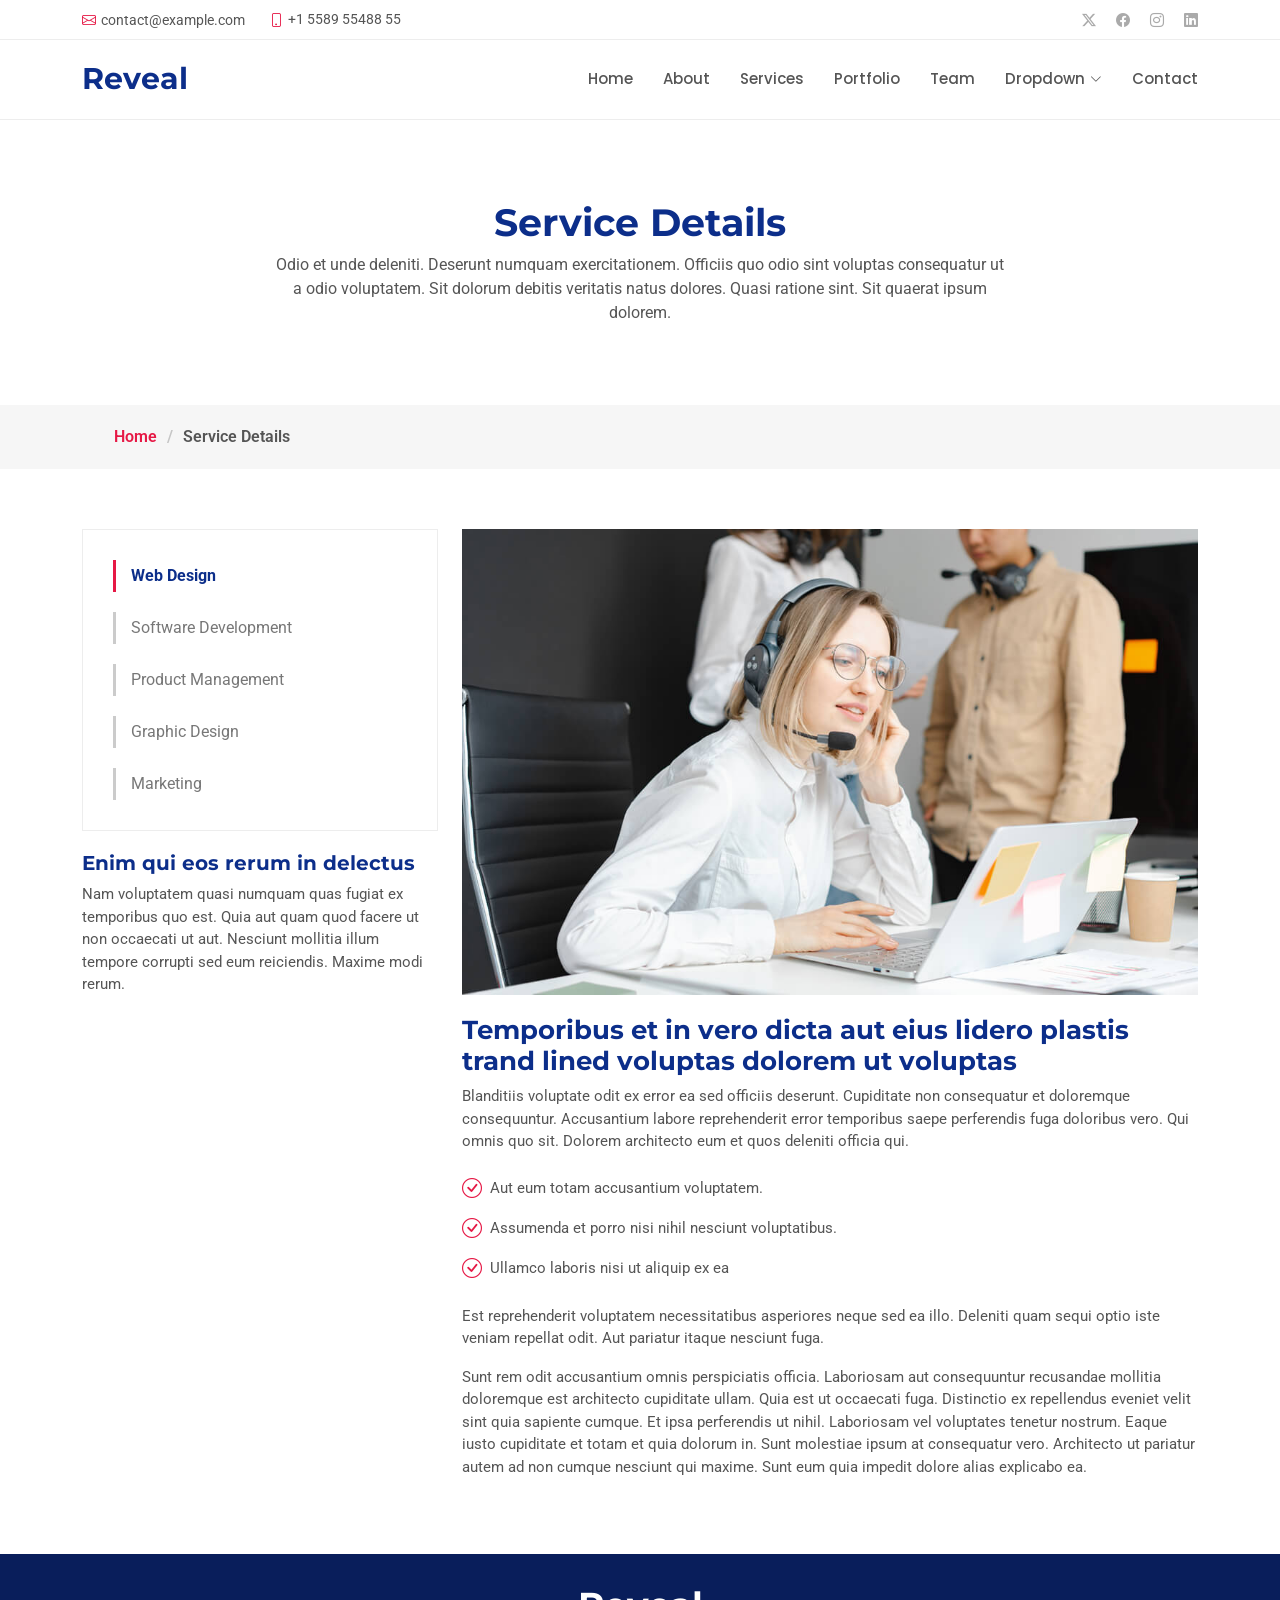
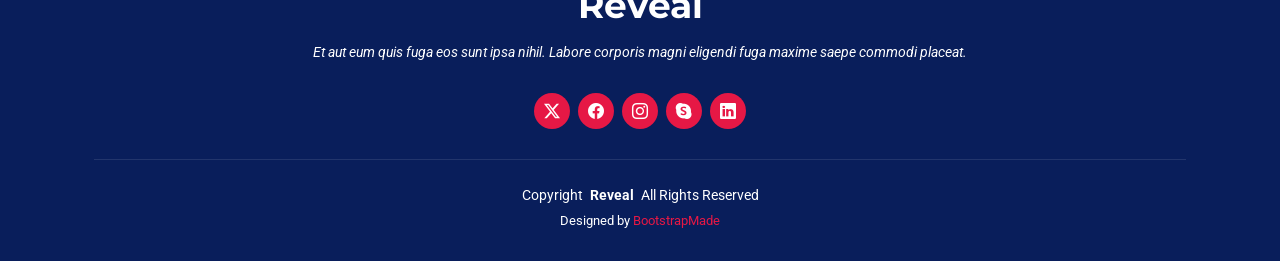
<file: service-details.html>
<!DOCTYPE html>
<html lang="en">

<head>
  <meta charset="utf-8">
  <meta content="width=device-width, initial-scale=1.0" name="viewport">
  <title>Service Details - Reveal Bootstrap Template</title>
  <meta name="description" content="">
  <meta name="keywords" content="">

  <!-- Favicons -->
  <link href="assets/img/favicon.png" rel="icon">
  <link href="assets/img/apple-touch-icon.png" rel="apple-touch-icon">

  <!-- Fonts -->
  <link href="https://fonts.googleapis.com" rel="preconnect">
  <link href="https://fonts.gstatic.com" rel="preconnect" crossorigin>
  <link href="https://fonts.googleapis.com/css2?family=Roboto:ital,wght@0,100;0,300;0,400;0,500;0,700;0,900;1,100;1,300;1,400;1,500;1,700;1,900&family=Montserrat:ital,wght@0,100;0,200;0,300;0,400;0,500;0,600;0,700;0,800;0,900;1,100;1,200;1,300;1,400;1,500;1,600;1,700;1,800;1,900&family=Poppins:ital,wght@0,100;0,200;0,300;0,400;0,500;0,600;0,700;0,800;0,900;1,100;1,200;1,300;1,400;1,500;1,600;1,700;1,800;1,900&display=swap" rel="stylesheet">

  <!-- Vendor CSS Files -->
  <link href="assets/vendor/bootstrap/css/bootstrap.min.css" rel="stylesheet">
  <link href="assets/vendor/bootstrap-icons/bootstrap-icons.css" rel="stylesheet">
  <link href="assets/vendor/aos/aos.css" rel="stylesheet">
  <link href="assets/vendor/swiper/swiper-bundle.min.css" rel="stylesheet">
  <link href="assets/vendor/glightbox/css/glightbox.min.css" rel="stylesheet">

  <!-- Main CSS File -->
  <link href="assets/css/main.css" rel="stylesheet">

  <!-- =======================================================
  * Template Name: Reveal
  * Template URL: https://bootstrapmade.com/reveal-bootstrap-corporate-template/
  * Updated: Aug 07 2024 with Bootstrap v5.3.3
  * Author: BootstrapMade.com
  * License: https://bootstrapmade.com/license/
  ======================================================== -->
</head>

<body class="service-details-page">

  <header id="header" class="header sticky-top">

    <div class="topbar d-flex align-items-center">
      <div class="container d-flex justify-content-center justify-content-md-between">
        <div class="contact-info d-flex align-items-center">
          <i class="bi bi-envelope d-flex align-items-center"><a href="mailto:contact@example.com">contact@example.com</a></i>
          <i class="bi bi-phone d-flex align-items-center ms-4"><span>+1 5589 55488 55</span></i>
        </div>
        <div class="social-links d-none d-md-flex align-items-center">
          <a href="#" class="twitter"><i class="bi bi-twitter-x"></i></a>
          <a href="#" class="facebook"><i class="bi bi-facebook"></i></a>
          <a href="#" class="instagram"><i class="bi bi-instagram"></i></a>
          <a href="#" class="linkedin"><i class="bi bi-linkedin"></i></a>
        </div>
      </div>
    </div><!-- End Top Bar -->

    <div class="branding d-flex align-items-cente">

      <div class="container position-relative d-flex align-items-center justify-content-between">
        <a href="index.html" class="logo d-flex align-items-center">
          <!-- Uncomment the line below if you also wish to use an image logo -->
          <!-- <img src="assets/img/logo.png" alt=""> -->
          <h1 class="sitename">Reveal</h1>
        </a>

        <nav id="navmenu" class="navmenu">
          <ul>
            <li><a href="#hero">Home</a></li>
            <li><a href="#about">About</a></li>
            <li><a href="#services">Services</a></li>
            <li><a href="#portfolio">Portfolio</a></li>
            <li><a href="#team">Team</a></li>
            <li class="dropdown"><a href="#"><span>Dropdown</span> <i class="bi bi-chevron-down toggle-dropdown"></i></a>
              <ul>
                <li><a href="#">Dropdown 1</a></li>
                <li class="dropdown"><a href="#"><span>Deep Dropdown</span> <i class="bi bi-chevron-down toggle-dropdown"></i></a>
                  <ul>
                    <li><a href="#">Deep Dropdown 1</a></li>
                    <li><a href="#">Deep Dropdown 2</a></li>
                    <li><a href="#">Deep Dropdown 3</a></li>
                    <li><a href="#">Deep Dropdown 4</a></li>
                    <li><a href="#">Deep Dropdown 5</a></li>
                  </ul>
                </li>
                <li><a href="#">Dropdown 2</a></li>
                <li><a href="#">Dropdown 3</a></li>
                <li><a href="#">Dropdown 4</a></li>
              </ul>
            </li>
            <li><a href="#contact">Contact</a></li>
          </ul>
          <i class="mobile-nav-toggle d-xl-none bi bi-list"></i>
        </nav>

      </div>

    </div>

  </header>

  <main class="main">

    <!-- Page Title -->
    <div class="page-title" data-aos="fade">
      <div class="heading">
        <div class="container">
          <div class="row d-flex justify-content-center text-center">
            <div class="col-lg-8">
              <h1>Service Details</h1>
              <p class="mb-0">Odio et unde deleniti. Deserunt numquam exercitationem. Officiis quo odio sint voluptas consequatur ut a odio voluptatem. Sit dolorum debitis veritatis natus dolores. Quasi ratione sint. Sit quaerat ipsum dolorem.</p>
            </div>
          </div>
        </div>
      </div>
      <nav class="breadcrumbs">
        <div class="container">
          <ol>
            <li><a href="index.html">Home</a></li>
            <li class="current">Service Details</li>
          </ol>
        </div>
      </nav>
    </div><!-- End Page Title -->

    <!-- Service Details Section -->
    <section id="service-details" class="service-details section">

      <div class="container">

        <div class="row gy-4">

          <div class="col-lg-4" data-aos="fade-up" data-aos-delay="100">
            <div class="services-list">
              <a href="#" class="active">Web Design</a>
              <a href="#">Software Development</a>
              <a href="#">Product Management</a>
              <a href="#">Graphic Design</a>
              <a href="#">Marketing</a>
            </div>

            <h4>Enim qui eos rerum in delectus</h4>
            <p>Nam voluptatem quasi numquam quas fugiat ex temporibus quo est. Quia aut quam quod facere ut non occaecati ut aut. Nesciunt mollitia illum tempore corrupti sed eum reiciendis. Maxime modi rerum.</p>
          </div>

          <div class="col-lg-8" data-aos="fade-up" data-aos-delay="200">
            <img src="assets/img/services.jpg" alt="" class="img-fluid services-img">
            <h3>Temporibus et in vero dicta aut eius lidero plastis trand lined voluptas dolorem ut voluptas</h3>
            <p>
              Blanditiis voluptate odit ex error ea sed officiis deserunt. Cupiditate non consequatur et doloremque consequuntur. Accusantium labore reprehenderit error temporibus saepe perferendis fuga doloribus vero. Qui omnis quo sit. Dolorem architecto eum et quos deleniti officia qui.
            </p>
            <ul>
              <li><i class="bi bi-check-circle"></i> <span>Aut eum totam accusantium voluptatem.</span></li>
              <li><i class="bi bi-check-circle"></i> <span>Assumenda et porro nisi nihil nesciunt voluptatibus.</span></li>
              <li><i class="bi bi-check-circle"></i> <span>Ullamco laboris nisi ut aliquip ex ea</span></li>
            </ul>
            <p>
              Est reprehenderit voluptatem necessitatibus asperiores neque sed ea illo. Deleniti quam sequi optio iste veniam repellat odit. Aut pariatur itaque nesciunt fuga.
            </p>
            <p>
              Sunt rem odit accusantium omnis perspiciatis officia. Laboriosam aut consequuntur recusandae mollitia doloremque est architecto cupiditate ullam. Quia est ut occaecati fuga. Distinctio ex repellendus eveniet velit sint quia sapiente cumque. Et ipsa perferendis ut nihil. Laboriosam vel voluptates tenetur nostrum. Eaque iusto cupiditate et totam et quia dolorum in. Sunt molestiae ipsum at consequatur vero. Architecto ut pariatur autem ad non cumque nesciunt qui maxime. Sunt eum quia impedit dolore alias explicabo ea.
            </p>
          </div>

        </div>

      </div>

    </section><!-- /Service Details Section -->

  </main>

  <footer id="footer" class="footer dark-background">
    <div class="container">
      <h3 class="sitename">Reveal</h3>
      <p>Et aut eum quis fuga eos sunt ipsa nihil. Labore corporis magni eligendi fuga maxime saepe commodi placeat.</p>
      <div class="social-links d-flex justify-content-center">
        <a href=""><i class="bi bi-twitter-x"></i></a>
        <a href=""><i class="bi bi-facebook"></i></a>
        <a href=""><i class="bi bi-instagram"></i></a>
        <a href=""><i class="bi bi-skype"></i></a>
        <a href=""><i class="bi bi-linkedin"></i></a>
      </div>
      <div class="container">
        <div class="copyright">
          <span>Copyright</span> <strong class="px-1 sitename">Reveal</strong> <span>All Rights Reserved</span>
        </div>
        <div class="credits">
          <!-- All the links in the footer should remain intact. -->
          <!-- You can delete the links only if you've purchased the pro version. -->
          <!-- Licensing information: https://bootstrapmade.com/license/ -->
          <!-- Purchase the pro version with working PHP/AJAX contact form: [buy-url] -->
          Designed by <a href="https://bootstrapmade.com/">BootstrapMade</a>
        </div>
      </div>
    </div>
  </footer>

  <!-- Scroll Top -->
  <a href="#" id="scroll-top" class="scroll-top d-flex align-items-center justify-content-center"><i class="bi bi-arrow-up-short"></i></a>

  <!-- Preloader -->
  <div id="preloader"></div>

  <!-- Vendor JS Files -->
  <script src="assets/vendor/bootstrap/js/bootstrap.bundle.min.js"></script>
  <script src="assets/vendor/php-email-form/validate.js"></script>
  <script src="assets/vendor/aos/aos.js"></script>
  <script src="assets/vendor/swiper/swiper-bundle.min.js"></script>
  <script src="assets/vendor/glightbox/js/glightbox.min.js"></script>
  <script src="assets/vendor/imagesloaded/imagesloaded.pkgd.min.js"></script>
  <script src="assets/vendor/isotope-layout/isotope.pkgd.min.js"></script>

  <!-- Main JS File -->
  <script src="assets/js/main.js"></script>

</body>

</html>
</file>
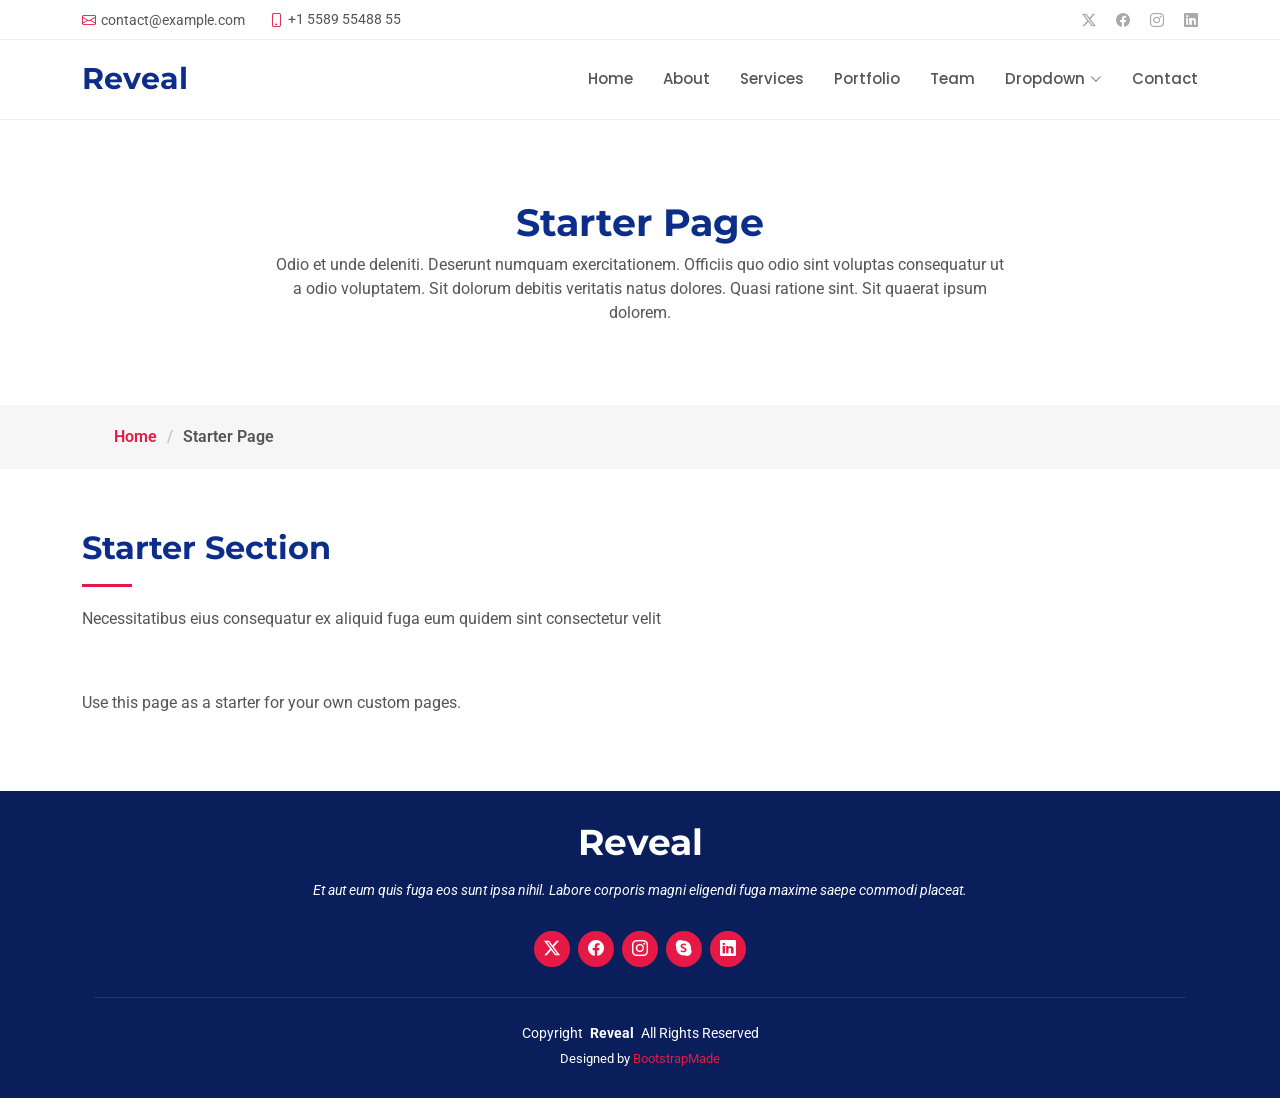
<file: starter-page.html>
<!DOCTYPE html>
<html lang="en">

<head>
  <meta charset="utf-8">
  <meta content="width=device-width, initial-scale=1.0" name="viewport">
  <title>Starter Page - Reveal Bootstrap Template</title>
  <meta name="description" content="">
  <meta name="keywords" content="">

  <!-- Favicons -->
  <link href="assets/img/favicon.png" rel="icon">
  <link href="assets/img/apple-touch-icon.png" rel="apple-touch-icon">

  <!-- Fonts -->
  <link href="https://fonts.googleapis.com" rel="preconnect">
  <link href="https://fonts.gstatic.com" rel="preconnect" crossorigin>
  <link href="https://fonts.googleapis.com/css2?family=Roboto:ital,wght@0,100;0,300;0,400;0,500;0,700;0,900;1,100;1,300;1,400;1,500;1,700;1,900&family=Montserrat:ital,wght@0,100;0,200;0,300;0,400;0,500;0,600;0,700;0,800;0,900;1,100;1,200;1,300;1,400;1,500;1,600;1,700;1,800;1,900&family=Poppins:ital,wght@0,100;0,200;0,300;0,400;0,500;0,600;0,700;0,800;0,900;1,100;1,200;1,300;1,400;1,500;1,600;1,700;1,800;1,900&display=swap" rel="stylesheet">

  <!-- Vendor CSS Files -->
  <link href="assets/vendor/bootstrap/css/bootstrap.min.css" rel="stylesheet">
  <link href="assets/vendor/bootstrap-icons/bootstrap-icons.css" rel="stylesheet">
  <link href="assets/vendor/aos/aos.css" rel="stylesheet">
  <link href="assets/vendor/swiper/swiper-bundle.min.css" rel="stylesheet">
  <link href="assets/vendor/glightbox/css/glightbox.min.css" rel="stylesheet">

  <!-- Main CSS File -->
  <link href="assets/css/main.css" rel="stylesheet">

  <!-- =======================================================
  * Template Name: Reveal
  * Template URL: https://bootstrapmade.com/reveal-bootstrap-corporate-template/
  * Updated: Aug 07 2024 with Bootstrap v5.3.3
  * Author: BootstrapMade.com
  * License: https://bootstrapmade.com/license/
  ======================================================== -->
</head>

<body class="starter-page-page">

  <header id="header" class="header sticky-top">

    <div class="topbar d-flex align-items-center">
      <div class="container d-flex justify-content-center justify-content-md-between">
        <div class="contact-info d-flex align-items-center">
          <i class="bi bi-envelope d-flex align-items-center"><a href="mailto:contact@example.com">contact@example.com</a></i>
          <i class="bi bi-phone d-flex align-items-center ms-4"><span>+1 5589 55488 55</span></i>
        </div>
        <div class="social-links d-none d-md-flex align-items-center">
          <a href="#" class="twitter"><i class="bi bi-twitter-x"></i></a>
          <a href="#" class="facebook"><i class="bi bi-facebook"></i></a>
          <a href="#" class="instagram"><i class="bi bi-instagram"></i></a>
          <a href="#" class="linkedin"><i class="bi bi-linkedin"></i></a>
        </div>
      </div>
    </div><!-- End Top Bar -->

    <div class="branding d-flex align-items-cente">

      <div class="container position-relative d-flex align-items-center justify-content-between">
        <a href="index.html" class="logo d-flex align-items-center">
          <!-- Uncomment the line below if you also wish to use an image logo -->
          <!-- <img src="assets/img/logo.png" alt=""> -->
          <h1 class="sitename">Reveal</h1>
        </a>

        <nav id="navmenu" class="navmenu">
          <ul>
            <li><a href="#hero">Home</a></li>
            <li><a href="#about">About</a></li>
            <li><a href="#services">Services</a></li>
            <li><a href="#portfolio">Portfolio</a></li>
            <li><a href="#team">Team</a></li>
            <li class="dropdown"><a href="#"><span>Dropdown</span> <i class="bi bi-chevron-down toggle-dropdown"></i></a>
              <ul>
                <li><a href="#">Dropdown 1</a></li>
                <li class="dropdown"><a href="#"><span>Deep Dropdown</span> <i class="bi bi-chevron-down toggle-dropdown"></i></a>
                  <ul>
                    <li><a href="#">Deep Dropdown 1</a></li>
                    <li><a href="#">Deep Dropdown 2</a></li>
                    <li><a href="#">Deep Dropdown 3</a></li>
                    <li><a href="#">Deep Dropdown 4</a></li>
                    <li><a href="#">Deep Dropdown 5</a></li>
                  </ul>
                </li>
                <li><a href="#">Dropdown 2</a></li>
                <li><a href="#">Dropdown 3</a></li>
                <li><a href="#">Dropdown 4</a></li>
              </ul>
            </li>
            <li><a href="#contact">Contact</a></li>
          </ul>
          <i class="mobile-nav-toggle d-xl-none bi bi-list"></i>
        </nav>

      </div>

    </div>

  </header>

  <main class="main">

    <!-- Page Title -->
    <div class="page-title" data-aos="fade">
      <div class="heading">
        <div class="container">
          <div class="row d-flex justify-content-center text-center">
            <div class="col-lg-8">
              <h1>Starter Page</h1>
              <p class="mb-0">Odio et unde deleniti. Deserunt numquam exercitationem. Officiis quo odio sint voluptas consequatur ut a odio voluptatem. Sit dolorum debitis veritatis natus dolores. Quasi ratione sint. Sit quaerat ipsum dolorem.</p>
            </div>
          </div>
        </div>
      </div>
      <nav class="breadcrumbs">
        <div class="container">
          <ol>
            <li><a href="index.html">Home</a></li>
            <li class="current">Starter Page</li>
          </ol>
        </div>
      </nav>
    </div><!-- End Page Title -->

    <!-- Starter Section Section -->
    <section id="starter-section" class="starter-section section">

      <!-- Section Title -->
      <div class="container section-title" data-aos="fade-up">
        <h2>Starter Section</h2>
        <p>Necessitatibus eius consequatur ex aliquid fuga eum quidem sint consectetur velit</p>
      </div><!-- End Section Title -->

      <div class="container" data-aos="fade-up">
        <p>Use this page as a starter for your own custom pages.</p>
      </div>

    </section><!-- /Starter Section Section -->

  </main>

  <footer id="footer" class="footer dark-background">
    <div class="container">
      <h3 class="sitename">Reveal</h3>
      <p>Et aut eum quis fuga eos sunt ipsa nihil. Labore corporis magni eligendi fuga maxime saepe commodi placeat.</p>
      <div class="social-links d-flex justify-content-center">
        <a href=""><i class="bi bi-twitter-x"></i></a>
        <a href=""><i class="bi bi-facebook"></i></a>
        <a href=""><i class="bi bi-instagram"></i></a>
        <a href=""><i class="bi bi-skype"></i></a>
        <a href=""><i class="bi bi-linkedin"></i></a>
      </div>
      <div class="container">
        <div class="copyright">
          <span>Copyright</span> <strong class="px-1 sitename">Reveal</strong> <span>All Rights Reserved</span>
        </div>
        <div class="credits">
          <!-- All the links in the footer should remain intact. -->
          <!-- You can delete the links only if you've purchased the pro version. -->
          <!-- Licensing information: https://bootstrapmade.com/license/ -->
          <!-- Purchase the pro version with working PHP/AJAX contact form: [buy-url] -->
          Designed by <a href="https://bootstrapmade.com/">BootstrapMade</a>
        </div>
      </div>
    </div>
  </footer>

  <!-- Scroll Top -->
  <a href="#" id="scroll-top" class="scroll-top d-flex align-items-center justify-content-center"><i class="bi bi-arrow-up-short"></i></a>

  <!-- Preloader -->
  <div id="preloader"></div>

  <!-- Vendor JS Files -->
  <script src="assets/vendor/bootstrap/js/bootstrap.bundle.min.js"></script>
  <script src="assets/vendor/php-email-form/validate.js"></script>
  <script src="assets/vendor/aos/aos.js"></script>
  <script src="assets/vendor/swiper/swiper-bundle.min.js"></script>
  <script src="assets/vendor/glightbox/js/glightbox.min.js"></script>
  <script src="assets/vendor/imagesloaded/imagesloaded.pkgd.min.js"></script>
  <script src="assets/vendor/isotope-layout/isotope.pkgd.min.js"></script>

  <!-- Main JS File -->
  <script src="assets/js/main.js"></script>

</body>

</html>
</file>
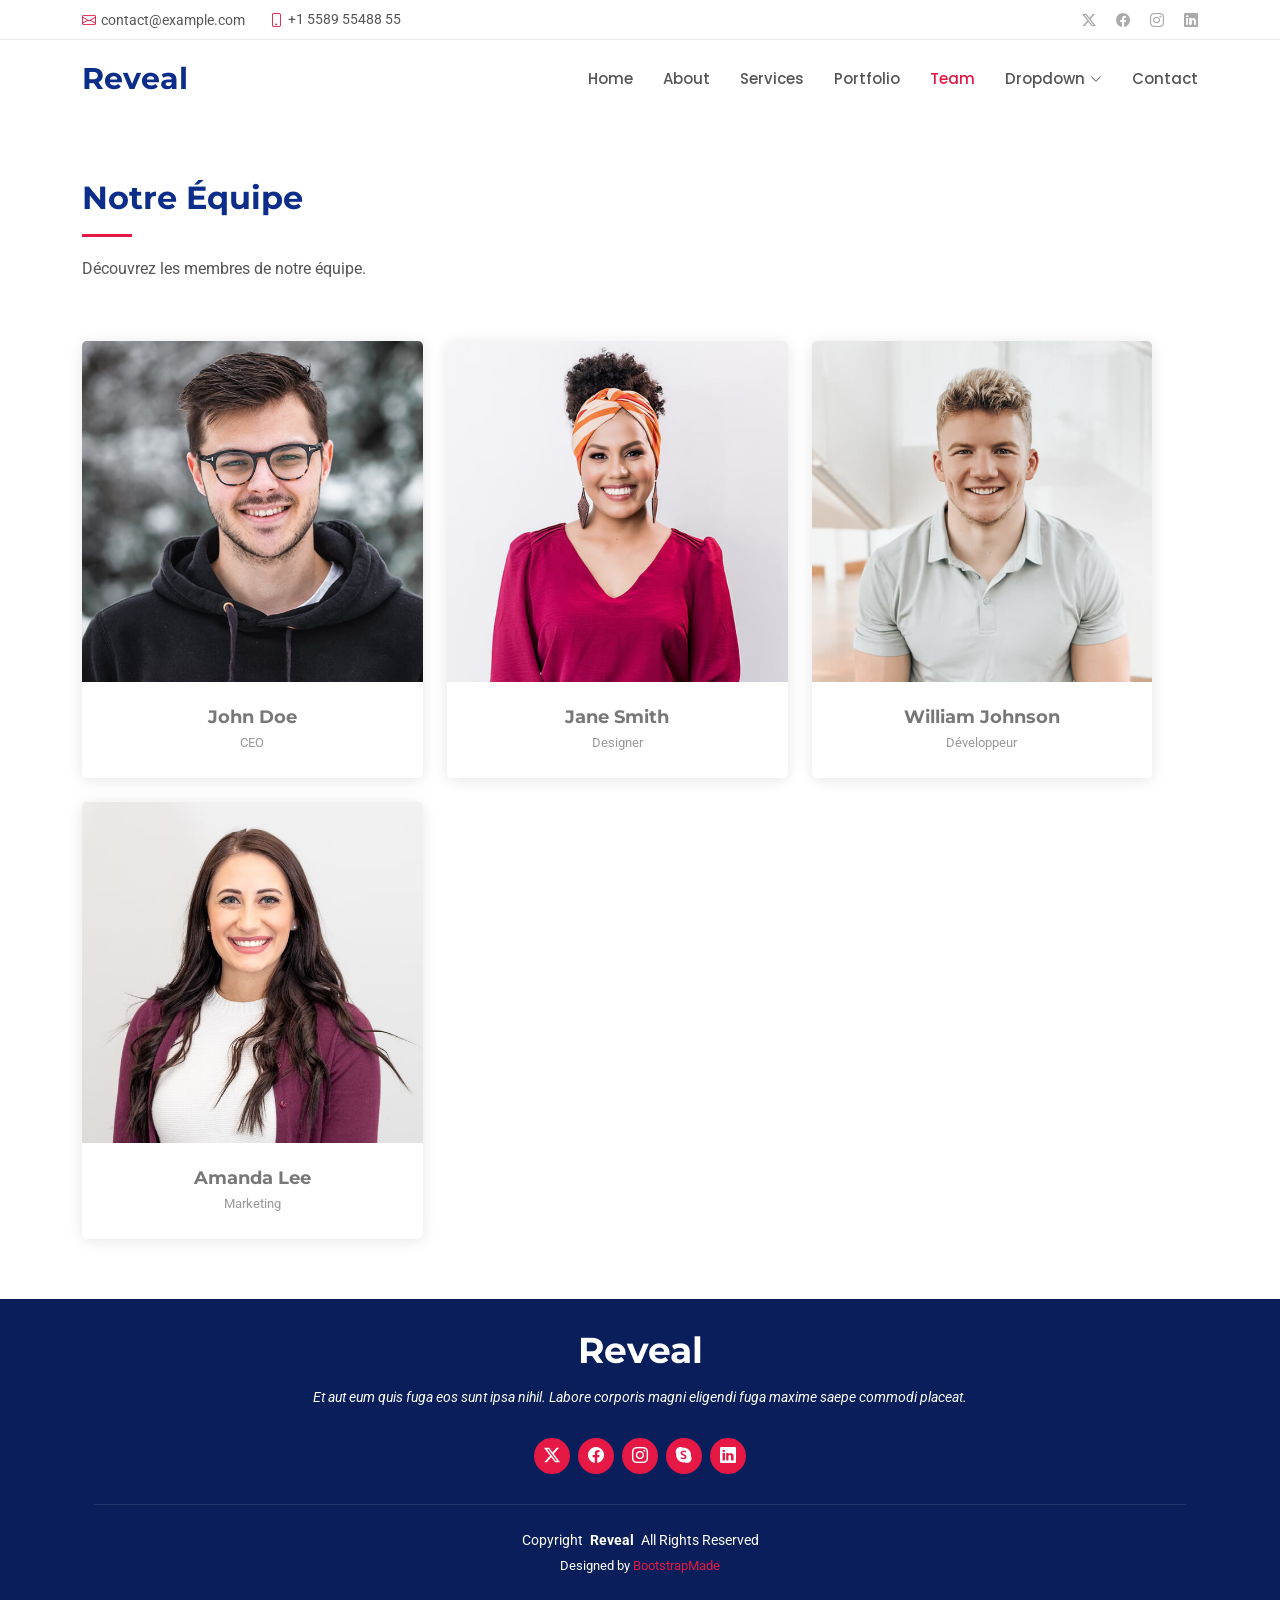
<file: Team.html>
<!DOCTYPE html>
<html lang="en">
<head>
  <meta charset="utf-8">
  <meta content="width=device-width, initial-scale=1.0" name="viewport">
  <title>Index - Reveal Bootstrap Template</title>
  <meta name="description" content="">
  <meta name="keywords" content="">

  <!-- Favicons -->
  <link href="assets/img/favicon.png" rel="icon">
  <link href="assets/img/apple-touch-icon.png" rel="apple-touch-icon">

  <!-- Fonts -->
  <link href="https://fonts.googleapis.com" rel="preconnect">
  <link href="https://fonts.gstatic.com" rel="preconnect" crossorigin>
  <link href="https://fonts.googleapis.com/css2?family=Roboto:ital,wght@0,100;0,300;0,400;0,500;0,700;0,900;1,100;1,300;1,400;1,500;1,700;1,900&family=Montserrat:ital,wght@0,100;0,200;0,300;0,400;0,500;0,600;0,700;0,800;0,900;1,100;1,200;1,300;1,400;1,500;1,600;1,700;1,800;1,900&family=Poppins:ital,wght@0,100;0,200;0,300;0,400;0,500;0,600;0,700;0,800;0,900;1,100;1,200;1,300;1,400;1,500;1,600;1,700;1,800;1,900&display=swap" rel="stylesheet">

  <!-- Vendor CSS Files -->
  <link href="assets/vendor/bootstrap/css/bootstrap.min.css" rel="stylesheet">
  <link href="assets/vendor/bootstrap-icons/bootstrap-icons.css" rel="stylesheet">
  <link href="assets/vendor/aos/aos.css" rel="stylesheet">
  <link href="assets/vendor/swiper/swiper-bundle.min.css" rel="stylesheet">
  <link href="assets/vendor/glightbox/css/glightbox.min.css" rel="stylesheet">

  <!-- Main CSS File -->
  <link href="assets/css/main.css" rel="stylesheet">

  <!-- =======================================================
  * Template Name: Reveal
  * Template URL: https://bootstrapmade.com/reveal-bootstrap-corporate-template/
  * Updated: Aug 07 2024 with Bootstrap v5.3.3
  * Author: BootstrapMade.com
  * License: https://bootstrapmade.com/license/
  ======================================================== -->
</head>

<body class="index-page">

  <header id="header" class="header sticky-top">

    <div class="topbar d-flex align-items-center">
      <div class="container d-flex justify-content-center justify-content-md-between">
        <div class="contact-info d-flex align-items-center">
          <i class="bi bi-envelope d-flex align-items-center"><a href="mailto:contact@example.com">contact@example.com</a></i>
          <i class="bi bi-phone d-flex align-items-center ms-4"><span>+1 5589 55488 55</span></i>
        </div>
        <div class="social-links d-none d-md-flex align-items-center">
          <a href="#" class="twitter"><i class="bi bi-twitter-x"></i></a>
          <a href="#" class="facebook"><i class="bi bi-facebook"></i></a>
          <a href="#" class="instagram"><i class="bi bi-instagram"></i></a>
          <a href="#" class="linkedin"><i class="bi bi-linkedin"></i></a>
        </div>
      </div>
    </div><!-- End Top Bar -->

    <div class="branding d-flex align-items-cente">

      <div class="container position-relative d-flex align-items-center justify-content-between">
        <a href="index.html" class="logo d-flex align-items-center">
          <!-- Uncomment the line below if you also wish to use an image logo -->
          <!-- <img src="assets/img/logo.png" alt=""> -->
          <h1 class="sitename">Reveal</h1>
        </a>

        <nav id="navmenu" class="navmenu">
          <ul>
            <li><a href="#hero" class="active">Home</a></li>
            <li><a href="#about">About</a></li>
            <li><a href="#services">Services</a></li>
            <li><a href="#portfolio">Portfolio</a></li>
            <li><a href="#team">Team</a></li>
            <li class="dropdown"><a href="#"><span>Dropdown</span> <i class="bi bi-chevron-down toggle-dropdown"></i></a>
              <ul>
                <li><a href="#">Dropdown 1</a></li>
                <li class="dropdown"><a href="#"><span>Deep Dropdown</span> <i class="bi bi-chevron-down toggle-dropdown"></i></a>
                  <ul>
                    <li><a href="#">Deep Dropdown 1</a></li>
                    <li><a href="#">Deep Dropdown 2</a></li>
                    <li><a href="#">Deep Dropdown 3</a></li>
                    <li><a href="#">Deep Dropdown 4</a></li>
                    <li><a href="#">Deep Dropdown 5</a></li>
                  </ul>
                </li>
                <li><a href="#">Dropdown 2</a></li>
                <li><a href="#">Dropdown 3</a></li>
                <li><a href="#">Dropdown 4</a></li>
              </ul>
            </li>
            <li><a href="#contact">Contact</a></li>
          </ul>
          <i class="mobile-nav-toggle d-xl-none bi bi-list"></i>
        </nav>

      </div>

    </div>

  </header>



<main class="main">

    <!-- Team Section -->
    <section id="team" class="team section">
  
      <!-- Section Title -->
      <div class="container section-title" data-aos="fade-up">
        <h2>Notre Équipe</h2>
        <p>Découvrez les membres de notre équipe.</p>
      </div><!-- End Section Title -->
  
      <div class="container">
  
        <div class="row gy-4">
  
          <div class="col-lg-3 col-md-6 d-flex align-items-stretch" data-aos="fade-up" data-aos-delay="100">
            <div class="team-member">
              <div class="member-img">
                <img src="assets/img/team/team-1.jpg" class="img-fluid" alt="">
                <div class="social">
                  <a href=""><i class="bi bi-twitter-x"></i></a>
                  <a href=""><i class="bi bi-facebook"></i></a>
                  <a href=""><i class="bi bi-instagram"></i></a>
                  <a href=""><i class="bi bi-linkedin"></i></a>
                </div>
              </div>
              <div class="member-info">
                <h4>John Doe</h4>
                <span>CEO</span>
              </div>
            </div>
          </div><!-- End Team Member -->
  
          <div class="col-lg-3 col-md-6 d-flex align-items-stretch" data-aos="fade-up" data-aos-delay="200">
            <div class="team-member">
              <div class="member-img">
                <img src="assets/img/team/team-2.jpg" class="img-fluid" alt="">
                <div class="social">
                  <a href=""><i class="bi bi-twitter-x"></i></a>
                  <a href=""><i class="bi bi-facebook"></i></a>
                  <a href=""><i class="bi bi-instagram"></i></a>
                  <a href=""><i class="bi bi-linkedin"></i></a>
                </div>
              </div>
              <div class="member-info">
                <h4>Jane Smith</h4>
                <span>Designer</span>
              </div>
            </div>
          </div><!-- End Team Member -->
  
          <div class="col-lg-3 col-md-6 d-flex align-items-stretch" data-aos="fade-up" data-aos-delay="300">
            <div class="team-member">
              <div class="member-img">
                <img src="assets/img/team/team-3.jpg" class="img-fluid" alt="">
                <div class="social">
                  <a href=""><i class="bi bi-twitter-x"></i></a>
                  <a href=""><i class="bi bi-facebook"></i></a>
                  <a href=""><i class="bi bi-instagram"></i></a>
                  <a href=""><i class="bi bi-linkedin"></i></a>
                </div>
              </div>
              <div class="member-info">
                <h4>William Johnson</h4>
                <span>Développeur</span>
              </div>
            </div>
          </div><!-- End Team Member -->
  
          <div class="col-lg-3 col-md-6 d-flex align-items-stretch" data-aos="fade-up" data-aos-delay="400">
            <div class="team-member">
              <div class="member-img">
                <img src="assets/img/team/team-4.jpg" class="img-fluid" alt="">
                <div class="social">
                  <a href=""><i class="bi bi-twitter-x"></i></a>
                  <a href=""><i class="bi bi-facebook"></i></a>
                  <a href=""><i class="bi bi-instagram"></i></a>
                  <a href=""><i class="bi bi-linkedin"></i></a>
                </div>
              </div>
              <div class="member-info">
                <h4>Amanda Lee</h4>
                <span>Marketing</span>
              </div>
            </div>
          </div><!-- End Team Member -->
  
        </div>
  
      </div>
  
    </section><!-- /Team Section -->
  
  </main>
  <footer id="footer" class="footer dark-background">
    <div class="container">
      <h3 class="sitename">Reveal</h3>
      <p>Et aut eum quis fuga eos sunt ipsa nihil. Labore corporis magni eligendi fuga maxime saepe commodi placeat.</p>
      <div class="social-links d-flex justify-content-center">
        <a href=""><i class="bi bi-twitter-x"></i></a>
        <a href=""><i class="bi bi-facebook"></i></a>
        <a href=""><i class="bi bi-instagram"></i></a>
        <a href=""><i class="bi bi-skype"></i></a>
        <a href=""><i class="bi bi-linkedin"></i></a>
      </div>
      <div class="container">
        <div class="copyright">
          <span>Copyright</span> <strong class="px-1 sitename">Reveal</strong> <span>All Rights Reserved</span>
        </div>
        <div class="credits">
          <!-- All the links in the footer should remain intact. -->
          <!-- You can delete the links only if you've purchased the pro version. -->
          <!-- Licensing information: https://bootstrapmade.com/license/ -->
          <!-- Purchase the pro version with working PHP/AJAX contact form: [buy-url] -->
          Designed by <a href="https://bootstrapmade.com/">BootstrapMade</a>
        </div>
      </div>
    </div>
  </footer>

  <!-- Scroll Top -->
  <a href="#" id="scroll-top" class="scroll-top d-flex align-items-center justify-content-center"><i class="bi bi-arrow-up-short"></i></a>

  <!-- Preloader -->
  <div id="preloader"></div>

  <!-- Vendor JS Files -->
  <script src="assets/vendor/bootstrap/js/bootstrap.bundle.min.js"></script>
  <script src="assets/vendor/php-email-form/validate.js"></script>
  <script src="assets/vendor/aos/aos.js"></script>
  <script src="assets/vendor/swiper/swiper-bundle.min.js"></script>
  <script src="assets/vendor/glightbox/js/glightbox.min.js"></script>
  <script src="assets/vendor/imagesloaded/imagesloaded.pkgd.min.js"></script>
  <script src="assets/vendor/isotope-layout/isotope.pkgd.min.js"></script>

  <!-- Main JS File -->
  <script src="assets/js/main.js"></script>

</body>

</html>
</file>
<file: assets/css/main.css>
/**
* Template Name: Reveal
* Template URL: https://bootstrapmade.com/reveal-bootstrap-corporate-template/
* Updated: Aug 07 2024 with Bootstrap v5.3.3
* Author: BootstrapMade.com
* License: https://bootstrapmade.com/license/
*/

/*--------------------------------------------------------------
# Font & Color Variables
# Help: https://bootstrapmade.com/color-system/
--------------------------------------------------------------*/
/* Fonts */
:root {
  --default-font: "Roboto",  system-ui, -apple-system, "Segoe UI", Roboto, "Helvetica Neue", Arial, "Noto Sans", "Liberation Sans", sans-serif, "Apple Color Emoji", "Segoe UI Emoji", "Segoe UI Symbol", "Noto Color Emoji";
  --heading-font: "Montserrat",  sans-serif;
  --nav-font: "Poppins",  sans-serif;
}

/* Global Colors - The following color variables are used throughout the website. Updating them here will change the color scheme of the entire website */
:root { 
  --background-color: #ffffff; /* Background color for the entire website, including individual sections */
  --default-color: #555555; /* Default color used for the majority of the text content across the entire website */
  --heading-color: #0c2e8a; /* Color for headings, subheadings and title throughout the website */
  --accent-color: #E61845; /* Accent color that represents your brand on the website. It's used for buttons, links, and other elements that need to stand out */
  --surface-color: #ffffff; /* The surface color is used as a background of boxed elements within sections, such as cards, icon boxes, or other elements that require a visual separation from the global background. */
  --contrast-color: #ffffff; /* Contrast color for text, ensuring readability against backgrounds of accent, heading, or default colors. */
}

/* Nav Menu Colors - The following color variables are used specifically for the navigation menu. They are separate from the global colors to allow for more customization options */
:root {
  --nav-color: #555555;  /* The default color of the main navmenu links */
  --nav-hover-color: #E61845; /* Applied to main navmenu links when they are hovered over or active */
  --nav-mobile-background-color: #ffffff; /* Used as the background color for mobile navigation menu */
  --nav-dropdown-background-color: #ffffff; /* Used as the background color for dropdown items that appear when hovering over primary navigation items */
  --nav-dropdown-color: #555555; /* Used for navigation links of the dropdown items in the navigation menu. */
  --nav-dropdown-hover-color: #E61845; /* Similar to --nav-hover-color, this color is applied to dropdown navigation links when they are hovered over. */
}

/* Color Presets - These classes override global colors when applied to any section or element, providing reuse of the sam color scheme. */

.light-background {
  --background-color: #f9f9f9;
  --surface-color: #ffffff;
}

.dark-background {
  --background-color: #091e5b;
  --default-color: #ffffff;
  --heading-color: #ffffff;
  --surface-color: #0e2d89;
  --contrast-color: #ffffff;
}

/* Smooth scroll */
:root {
  scroll-behavior: smooth;
}

/*--------------------------------------------------------------
# General Styling & Shared Classes
--------------------------------------------------------------*/
body {
  color: var(--default-color);
  background-color: var(--background-color);
  font-family: var(--default-font);
}

a {
  color: var(--accent-color);
  text-decoration: none;
  transition: 0.3s;
}

a:hover {
  color: color-mix(in srgb, var(--accent-color), transparent 25%);
  text-decoration: none;
}

h1,
h2,
h3,
h4,
h5,
h6 {
  color: var(--heading-color);
  font-family: var(--heading-font);
}

/* PHP Email Form Messages
------------------------------*/
.php-email-form .error-message {
  display: none;
  background: #df1529;
  color: #ffffff;
  text-align: left;
  padding: 15px;
  margin-bottom: 24px;
  font-weight: 600;
}

.php-email-form .sent-message {
  display: none;
  color: #ffffff;
  background: #059652;
  text-align: center;
  padding: 15px;
  margin-bottom: 24px;
  font-weight: 600;
}

.php-email-form .loading {
  display: none;
  background: var(--surface-color);
  text-align: center;
  padding: 15px;
  margin-bottom: 24px;
}

.php-email-form .loading:before {
  content: "";
  display: inline-block;
  border-radius: 50%;
  width: 24px;
  height: 24px;
  margin: 0 10px -6px 0;
  border: 3px solid var(--accent-color);
  border-top-color: var(--surface-color);
  animation: php-email-form-loading 1s linear infinite;
}

@keyframes php-email-form-loading {
  0% {
    transform: rotate(0deg);
  }

  100% {
    transform: rotate(360deg);
  }
}

/*--------------------------------------------------------------
# Global Header
--------------------------------------------------------------*/
.header {
  color: var(--default-color);
  transition: all 0.5s;
  z-index: 997;
  background-color: var(--background-color);
}

.header .topbar {
  background-color: var(--background-color);
  height: 40px;
  padding: 0;
  font-size: 14px;
  transition: all 0.5s;
  border-bottom: 1px solid color-mix(in srgb, var(--default-color), transparent 90%);
}

.header .topbar .contact-info i {
  font-style: normal;
  color: var(--accent-color);
}

.header .topbar .contact-info i a,
.header .topbar .contact-info i span {
  padding-left: 5px;
  color: var(--default-color);
}

@media (max-width: 575px) {

  .header .topbar .contact-info i a,
  .header .topbar .contact-info i span {
    font-size: 13px;
  }
}

.header .topbar .contact-info i a {
  line-height: 0;
  transition: 0.3s;
}

.header .topbar .contact-info i a:hover {
  color: var(--contrast-color);
  text-decoration: underline;
}

.header .topbar .social-links a {
  color: color-mix(in srgb, var(--default-color), transparent 50%);
  line-height: 0;
  transition: 0.3s;
  margin-left: 20px;
}

.header .topbar .social-links a:hover {
  color: var(--accent-color);
}

.header .branding {
  min-height: 60px;
  padding: 10px 0;
}

.header .logo {
  line-height: 1;
}

.header .logo img {
  max-height: 36px;
  margin-right: 8px;
}

.header .logo h1 {
  font-size: 30px;
  margin: 0;
  font-weight: 700;
  color: var(--heading-color);
}

.scrolled .header {
  box-shadow: 0px 0 18px rgba(0, 0, 0, 0.1);
}

/*--------------------------------------------------------------
# Navigation Menu
--------------------------------------------------------------*/
/* Navmenu - Desktop */
@media (min-width: 1200px) {
  .navmenu {
    padding: 0;
  }

  .navmenu ul {
    margin: 0;
    padding: 0;
    display: flex;
    list-style: none;
    align-items: center;
  }

  .navmenu li {
    position: relative;
  }

  .navmenu a,
  .navmenu a:focus {
    color: var(--nav-color);
    padding: 18px 15px;
    font-size: 15px;
    font-family: var(--nav-font);
    font-weight: 500;
    display: flex;
    align-items: center;
    justify-content: space-between;
    white-space: nowrap;
    transition: 0.3s;
  }

  .navmenu a i,
  .navmenu a:focus i {
    font-size: 12px;
    line-height: 0;
    margin-left: 5px;
    transition: 0.3s;
  }

  .navmenu li:last-child a {
    padding-right: 0;
  }

  .navmenu li:hover>a,
  .navmenu .active,
  .navmenu .active:focus {
    color: var(--nav-hover-color);
  }

  .navmenu .dropdown ul {
    margin: 0;
    padding: 10px 0;
    background: var(--nav-dropdown-background-color);
    display: block;
    position: absolute;
    visibility: hidden;
    left: 14px;
    top: 130%;
    opacity: 0;
    transition: 0.3s;
    border-radius: 4px;
    z-index: 99;
    box-shadow: 0px 0px 30px rgba(0, 0, 0, 0.1);
  }

  .navmenu .dropdown ul li {
    min-width: 200px;
  }

  .navmenu .dropdown ul a {
    padding: 10px 20px;
    font-size: 15px;
    text-transform: none;
    color: var(--nav-dropdown-color);
  }

  .navmenu .dropdown ul a i {
    font-size: 12px;
  }

  .navmenu .dropdown ul a:hover,
  .navmenu .dropdown ul .active:hover,
  .navmenu .dropdown ul li:hover>a {
    color: var(--nav-dropdown-hover-color);
  }

  .navmenu .dropdown:hover>ul {
    opacity: 1;
    top: 100%;
    visibility: visible;
  }

  .navmenu .dropdown .dropdown ul {
    top: 0;
    left: -90%;
    visibility: hidden;
  }

  .navmenu .dropdown .dropdown:hover>ul {
    opacity: 1;
    top: 0;
    left: -100%;
    visibility: visible;
  }
}

/* Navmenu - Mobile */
@media (max-width: 1199px) {
  .mobile-nav-toggle {
    color: var(--nav-color);
    font-size: 28px;
    line-height: 0;
    margin-right: 10px;
    cursor: pointer;
    transition: color 0.3s;
  }

  .navmenu {
    padding: 0;
    z-index: 9997;
  }

  .navmenu ul {
    display: none;
    list-style: none;
    position: absolute;
    inset: 60px 20px 20px 20px;
    padding: 10px 0;
    margin: 0;
    border-radius: 6px;
    background-color: var(--nav-mobile-background-color);
    overflow-y: auto;
    transition: 0.3s;
    z-index: 9998;
    box-shadow: 0px 0px 30px rgba(0, 0, 0, 0.1);
  }

  .navmenu a,
  .navmenu a:focus {
    color: var(--nav-dropdown-color);
    padding: 10px 20px;
    font-family: var(--nav-font);
    font-size: 17px;
    font-weight: 500;
    display: flex;
    align-items: center;
    justify-content: space-between;
    white-space: nowrap;
    transition: 0.3s;
  }

  .navmenu a i,
  .navmenu a:focus i {
    font-size: 12px;
    line-height: 0;
    margin-left: 5px;
    width: 30px;
    height: 30px;
    display: flex;
    align-items: center;
    justify-content: center;
    border-radius: 50%;
    transition: 0.3s;
    background-color: color-mix(in srgb, var(--accent-color), transparent 90%);
  }

  .navmenu a i:hover,
  .navmenu a:focus i:hover {
    background-color: var(--accent-color);
    color: var(--contrast-color);
  }

  .navmenu a:hover,
  .navmenu .active,
  .navmenu .active:focus {
    color: var(--nav-dropdown-hover-color);
  }

  .navmenu .active i,
  .navmenu .active:focus i {
    background-color: var(--accent-color);
    color: var(--contrast-color);
    transform: rotate(180deg);
  }

  .navmenu .dropdown ul {
    position: static;
    display: none;
    z-index: 99;
    padding: 10px 0;
    margin: 10px 20px;
    background-color: var(--nav-dropdown-background-color);
    border: 1px solid color-mix(in srgb, var(--default-color), transparent 90%);
    box-shadow: none;
    transition: all 0.5s ease-in-out;
  }

  .navmenu .dropdown ul ul {
    background-color: rgba(33, 37, 41, 0.1);
  }

  .navmenu .dropdown>.dropdown-active {
    display: block;
    background-color: rgba(33, 37, 41, 0.03);
  }

  .mobile-nav-active {
    overflow: hidden;
  }

  .mobile-nav-active .mobile-nav-toggle {
    color: #fff;
    position: absolute;
    font-size: 32px;
    top: 15px;
    right: 15px;
    margin-right: 0;
    z-index: 9999;
  }

  .mobile-nav-active .navmenu {
    position: fixed;
    overflow: hidden;
    inset: 0;
    background: rgba(33, 37, 41, 0.8);
    transition: 0.3s;
  }

  .mobile-nav-active .navmenu>ul {
    display: block;
  }
}

/*--------------------------------------------------------------
# Global Footer
--------------------------------------------------------------*/
.footer {
  color: var(--default-color);
  background-color: var(--background-color);
  font-size: 14px;
  text-align: center;
  padding: 30px 0;
  position: relative;
}

.footer h3 {
  font-size: 36px;
  font-weight: 700;
  position: relative;
  padding: 0;
  margin: 0 0 15px 0;
}

.footer p {
  font-size: 15;
  font-style: italic;
  padding: 0;
  margin: 0 0 30px 0;
}

.footer .social-links {
  margin: 0 0 30px 0;
}

.footer .social-links a {
  font-size: 16px;
  display: flex;
  align-items: center;
  justify-content: center;
  background: var(--accent-color);
  color: var(--contrast-color);
  line-height: 1;
  margin: 0 4px;
  border-radius: 50%;
  text-align: center;
  width: 36px;
  height: 36px;
  transition: 0.3s;
}

.footer .social-links a:hover {
  background: color-mix(in srgb, var(--accent-color), transparent 20%);
  text-decoration: none;
}

.footer .copyright {
  padding-top: 25px;
  border-top: 1px solid color-mix(in srgb, var(--default-color), transparent 90%);
}

.footer .credits {
  font-size: 13px;
  padding-top: 5px;
}

/*--------------------------------------------------------------
# Preloader
--------------------------------------------------------------*/
#preloader {
  position: fixed;
  inset: 0;
  z-index: 999999;
  overflow: hidden;
  background: var(--background-color);
  transition: all 0.6s ease-out;
}

#preloader:before {
  content: "";
  position: fixed;
  top: calc(50% - 30px);
  left: calc(50% - 30px);
  border: 6px solid #ffffff;
  border-color: var(--accent-color) transparent var(--accent-color) transparent;
  border-radius: 50%;
  width: 60px;
  height: 60px;
  animation: animate-preloader 1.5s linear infinite;
}

@keyframes animate-preloader {
  0% {
    transform: rotate(0deg);
  }

  100% {
    transform: rotate(360deg);
  }
}

/*--------------------------------------------------------------
# Scroll Top Button
--------------------------------------------------------------*/
.scroll-top {
  position: fixed;
  visibility: hidden;
  opacity: 0;
  right: 15px;
  bottom: 15px;
  z-index: 99999;
  background-color: var(--accent-color);
  width: 40px;
  height: 40px;
  border-radius: 4px;
  transition: all 0.4s;
}

.scroll-top i {
  font-size: 24px;
  color: var(--contrast-color);
  line-height: 0;
}

.scroll-top:hover {
  background-color: color-mix(in srgb, var(--accent-color), transparent 20%);
  color: var(--contrast-color);
}

.scroll-top.active {
  visibility: visible;
  opacity: 1;
}

/*--------------------------------------------------------------
# Disable aos animation delay on mobile devices
--------------------------------------------------------------*/
@media screen and (max-width: 768px) {
  [data-aos-delay] {
    transition-delay: 0 !important;
  }
}

/*--------------------------------------------------------------
# Global Page Titles & Breadcrumbs
--------------------------------------------------------------*/
.page-title {
  color: var(--default-color);
  background-color: var(--background-color);
  position: relative;
}

.page-title .heading {
  padding: 80px 0;
  border-top: 1px solid color-mix(in srgb, var(--default-color), transparent 90%);
}

.page-title .heading h1 {
  font-size: 38px;
  font-weight: 700;
}

.page-title nav {
  background-color: color-mix(in srgb, var(--default-color), transparent 95%);
  padding: 20px 0;
}

.page-title nav ol {
  display: flex;
  flex-wrap: wrap;
  list-style: none;
  margin: 0;
  font-size: 16px;
  font-weight: 600;
}

.page-title nav ol li+li {
  padding-left: 10px;
}

.page-title nav ol li+li::before {
  content: "/";
  display: inline-block;
  padding-right: 10px;
  color: color-mix(in srgb, var(--default-color), transparent 70%);
}

/*--------------------------------------------------------------
# Global Sections
--------------------------------------------------------------*/
section,
.section {
  color: var(--default-color);
  background-color: var(--background-color);
  padding: 60px 0;
  scroll-margin-top: 118px;
  overflow: clip;
}

@media (max-width: 1199px) {

  section,
  .section {
    scroll-margin-top: 100px;
  }
}

/*--------------------------------------------------------------
# Global Section Titles
--------------------------------------------------------------*/
.section-title {
  padding-bottom: 60px;
  position: relative;
}

.section-title h2 {
  font-size: 32px;
  font-weight: 700;
  margin-bottom: 20px;
  padding-bottom: 20px;
  position: relative;
}

.section-title h2:after {
  content: "";
  position: absolute;
  display: block;
  width: 50px;
  height: 3px;
  background: var(--accent-color);
  left: 0;
  right: 0;
  bottom: 0;
}

.section-title p {
  margin-bottom: 0;
}

/*--------------------------------------------------------------
# Hero Section
--------------------------------------------------------------*/
.hero {
  width: 100%;
  min-height: 70vh;
  position: relative;
  padding: 0;
  display: flex;
  align-items: center;
  justify-content: center;
  overflow: hidden;
}

.hero .info {
  position: relative;
  inset: 0;
  z-index: 3;
  padding: 140px 0 60px 0;
}

@media (max-width: 768px),
(max-height: 480px) {
  .hero .info {
    padding: 100px 50px 60px 50px;
  }
}

.hero .info h2 {
  margin-bottom: 30px;
  padding-bottom: 30px;
  font-size: 72px;
  font-weight: 700;
  position: relative;
}

.hero .info h2 span {
  color: var(--accent-color);
  text-decoration: underline;
}

.hero .info h2:after {
  content: "";
  position: absolute;
  display: block;
  width: 80px;
  height: 4px;
  background: var(--accent-color);
  left: 0;
  right: 0;
  bottom: 0;
  margin: auto;
}

@media (max-width: 768px) {
  .hero .info h2 {
    font-size: 36px;
  }
}

.hero .info p {
  color: color-mix(in srgb, var(--default-color), transparent 20%);
  font-size: 18px;
}

.hero .info .btn-get-started {
  color: var(--contrast-color);
  background: var(--accent-color);
  font-family: var(--heading-font);
  font-weight: 500;
  font-size: 15px;
  letter-spacing: 1px;
  display: inline-block;
  padding: 12px 40px;
  border-radius: 4px;
  transition: 0.5s;
  margin: 10px;
}

.hero .info .btn-get-started:hover {
  background: var(--surface-color);
  color: var(--accent-color);
}

.hero .carousel {
  inset: 0;
  position: absolute;
  overflow: hidden;
}

.hero .carousel-item {
  position: absolute;
  inset: 0;
  background-size: cover;
  background-position: center;
  background-repeat: no-repeat;
  overflow: hidden;
  transition-duration: 0.4s;
}

.hero .carousel-item img {
  position: absolute;
  inset: 0;
  display: block;
  width: 100%;
  height: 100%;
  object-fit: cover;
  z-index: 1;
}

.hero .carousel-item::before {
  content: "";
  background-color: color-mix(in srgb, var(--background-color), transparent 30%);
  position: absolute;
  inset: 0;
  z-index: 2;
}

.hero .carousel-control-prev {
  justify-content: start;
}

@media (min-width: 640px) {
  .hero .carousel-control-prev {
    padding-left: 15px;
  }
}

.hero .carousel-control-next {
  justify-content: end;
}

@media (min-width: 640px) {
  .hero .carousel-control-next {
    padding-right: 15px;
  }
}

.hero .carousel-control-next-icon,
.hero .carousel-control-prev-icon {
  background: none;
  font-size: 26px;
  line-height: 0;
  background: color-mix(in srgb, var(--surface-color), transparent 20%);
  color: color-mix(in srgb, var(--default-color), transparent 40%);
  border-radius: 50px;
  width: 54px;
  height: 54px;
  display: flex;
  align-items: center;
  justify-content: center;
}

.hero .carousel-control-prev,
.hero .carousel-control-next {
  z-index: 3;
  transition: 0.3s;
}

.hero .carousel-control-prev:focus,
.hero .carousel-control-next:focus {
  opacity: 0.5;
}

.hero .carousel-control-prev:hover,
.hero .carousel-control-next:hover {
  opacity: 0.9;
}

/*--------------------------------------------------------------
# About Section
--------------------------------------------------------------*/
.about .content h3 {
  font-size: 1.75rem;
  font-weight: 700;
}

.about .content .fst-italic {
  color: color-mix(in srgb, var(--default-color), var(--contrast-color) 50%);
}

.about .content ul {
  list-style: none;
  padding: 0;
}

.about .content ul li {
  padding: 10px 0 0 0;
  display: flex;
}

.about .content ul i {
  color: var(--accent-color);
  margin-right: 0.5rem;
  line-height: 1.2;
  font-size: 1.25rem;
}

.about .content p:last-child {
  margin-bottom: 0;
}

/*--------------------------------------------------------------
# Services Section
--------------------------------------------------------------*/
.services .service-item {
  background-color: var(--surface-color);
  padding: 30px;
  border: 1px solid color-mix(in srgb, var(--default-color), transparent 85%);
  transition: 0.3s;
}

.services .service-item .icon {
  font-size: 36px;
  line-height: 0;
  margin-right: 30px;
  color: var(--accent-color);
}

.services .service-item .title {
  font-weight: 700;
  margin-bottom: 15px;
  font-size: 20px;
}

.services .service-item .title a {
  color: var(--heading-color);
}

.services .service-item .description {
  line-height: 24px;
  font-size: 14px;
  margin: 0;
}

.services .service-item:hover {
  border-color: var(--accent-color);
}

.services .service-item:hover .title a {
  color: var(--accent-color);
}

/*--------------------------------------------------------------
# Clients Section
--------------------------------------------------------------*/
.clients .swiper-slide img {
  opacity: 0.5;
  transition: 0.3s;
  filter: grayscale(100);
}

.clients .swiper-slide img:hover {
  filter: none;
  opacity: 1;
}

.clients .swiper-wrapper {
  height: auto;
}

.clients .swiper-pagination {
  margin-top: 20px;
  position: relative;
}

.clients .swiper-pagination .swiper-pagination-bullet {
  width: 12px;
  height: 12px;
  opacity: 1;
  background-color: color-mix(in srgb, var(--default-color), transparent 80%);
}

.clients .swiper-pagination .swiper-pagination-bullet-active {
  background-color: var(--accent-color);
}

/*--------------------------------------------------------------
# Portfolio Section
--------------------------------------------------------------*/
.portfolio .portfolio-filters {
  padding: 0;
  margin: 0 auto 20px auto;
  list-style: none;
  text-align: center;
}

.portfolio .portfolio-filters li {
  cursor: pointer;
  display: inline-block;
  padding: 0;
  font-size: 16px;
  font-weight: 600;
  margin: 0 10px;
  line-height: 1;
  text-transform: uppercase;
  margin-bottom: 5px;
  transition: all 0.3s ease-in-out;
}

.portfolio .portfolio-filters li:hover,
.portfolio .portfolio-filters li.filter-active {
  color: var(--accent-color);
}

.portfolio .portfolio-filters li:first-child {
  margin-left: 0;
}

.portfolio .portfolio-filters li:last-child {
  margin-right: 0;
}

@media (max-width: 575px) {
  .portfolio .portfolio-filters li {
    font-size: 14px;
    margin: 0 5px;
  }
}

.portfolio .portfolio-item {
  position: relative;
}

.portfolio .portfolio-item .portfolio-info {
  background-color: color-mix(in srgb, var(--surface-color), transparent 10%);
  opacity: 0;
  position: absolute;
  left: 30px;
  right: 30px;
  bottom: 0;
  z-index: 3;
  transition: all ease-in-out 0.3s;
  padding: 15px;
}

.portfolio .portfolio-item .portfolio-info h4 {
  font-size: 18px;
  font-weight: 600;
  padding-right: 50px;
}

.portfolio .portfolio-item .portfolio-info p {
  color: color-mix(in srgb, var(--default-color), transparent 30%);
  font-size: 14px;
  margin-bottom: 0;
  padding-right: 50px;
}

.portfolio .portfolio-item .portfolio-info .preview-link,
.portfolio .portfolio-item .portfolio-info .details-link {
  position: absolute;
  right: 50px;
  font-size: 24px;
  top: calc(50% - 14px);
  color: color-mix(in srgb, var(--default-color), transparent 30%);
  transition: 0.3s;
  line-height: 0;
}

.portfolio .portfolio-item .portfolio-info .preview-link:hover,
.portfolio .portfolio-item .portfolio-info .details-link:hover {
  color: var(--accent-color);
}

.portfolio .portfolio-item .portfolio-info .details-link {
  right: 14px;
  font-size: 28px;
}

.portfolio .portfolio-item:hover .portfolio-info {
  opacity: 1;
  bottom: 20px;
}

/*--------------------------------------------------------------
# Testimonials Section
--------------------------------------------------------------*/
.testimonials .testimonial-item {
  background-color: var(--surface-color);
  box-shadow: 0px 2px 15px rgba(0, 0, 0, 0.1);
  box-sizing: content-box;
  padding: 30px;
  margin: 30px 15px;
  position: relative;
  height: 100%;
}

.testimonials .testimonial-item .testimonial-img {
  width: 90px;
  border-radius: 50px;
  margin-right: 15px;
}

.testimonials .testimonial-item h3 {
  font-size: 18px;
  font-weight: bold;
  margin: 10px 0 5px 0;
}

.testimonials .testimonial-item h4 {
  font-size: 14px;
  color: color-mix(in srgb, var(--default-color), transparent 40%);
  margin: 0;
}

.testimonials .testimonial-item .stars {
  margin: 10px 0;
}

.testimonials .testimonial-item .stars i {
  color: #ffc107;
  margin: 0 1px;
}

.testimonials .testimonial-item .quote-icon-left,
.testimonials .testimonial-item .quote-icon-right {
  color: color-mix(in srgb, var(--accent-color), transparent 50%);
  font-size: 26px;
  line-height: 0;
}

.testimonials .testimonial-item .quote-icon-left {
  display: inline-block;
  left: -5px;
  position: relative;
}

.testimonials .testimonial-item .quote-icon-right {
  display: inline-block;
  right: -5px;
  position: relative;
  top: 10px;
  transform: scale(-1, -1);
}

.testimonials .testimonial-item p {
  font-style: italic;
  margin: 15px auto 15px auto;
}

.testimonials .swiper-wrapper {
  height: auto;
}

.testimonials .swiper-pagination {
  margin-top: 20px;
  position: relative;
}

.testimonials .swiper-pagination .swiper-pagination-bullet {
  width: 12px;
  height: 12px;
  background-color: color-mix(in srgb, var(--default-color), transparent 85%);
  opacity: 1;
}

.testimonials .swiper-pagination .swiper-pagination-bullet-active {
  background-color: var(--accent-color);
}

@media (max-width: 767px) {
  .testimonials .testimonial-wrap {
    padding-left: 0;
  }

  .testimonials .testimonial-item {
    padding: 30px;
    margin: 15px;
  }

  .testimonials .testimonial-item .testimonial-img {
    position: static;
    left: auto;
  }
}

/*--------------------------------------------------------------
# Call To Action Section
--------------------------------------------------------------*/
.call-to-action {
  position: relative;
  clip-path: inset(0);
}

.call-to-action img {
  position: fixed;
  top: 0;
  left: 0;
  display: block;
  width: 100%;
  height: 100%;
  object-fit: cover;
  z-index: 1;
}

.call-to-action .container {
  position: relative;
  z-index: 3;
}

.call-to-action h3 {
  color: var(--default-color);
  font-size: 28px;
  font-weight: 700;
}

.call-to-action p {
  color: var(--default-color);
}

.call-to-action .cta-btn {
  font-family: var(--heading-font);
  font-weight: 500;
  font-size: 16px;
  letter-spacing: 1px;
  display: inline-block;
  padding: 12px 40px;
  border-radius: 50px;
  transition: 0.5s;
  margin: 10px;
  border: 2px solid var(--contrast-color);
  color: var(--contrast-color);
}

.call-to-action .cta-btn:hover {
  background: var(--accent-color);
  border: 2px solid var(--accent-color);
}

/*--------------------------------------------------------------
# Team Section
--------------------------------------------------------------*/
.team .team-member {
  background-color: var(--surface-color);
  box-shadow: 0px 2px 15px rgba(0, 0, 0, 0.1);
  overflow: hidden;
  border-radius: 5px;
}

.team .team-member .member-img {
  position: relative;
  overflow: hidden;
}

.team .team-member .social {
  position: absolute;
  left: 0;
  bottom: 0;
  right: 0;
  height: 40px;
  opacity: 0;
  transition: ease-in-out 0.3s;
  background: color-mix(in srgb, var(--background-color), transparent 20%);
  display: flex;
  align-items: center;
  justify-content: center;
}

.team .team-member .social a {
  transition: color 0.3s;
  color: var(--heading-color);
  margin: 0 10px;
  display: inline-flex;
  align-items: center;
  justify-content: center;
}

.team .team-member .social a i {
  line-height: 0;
}

.team .team-member .social a:hover {
  color: var(--accent-color);
}

.team .team-member .social i {
  font-size: 18px;
  margin: 0 2px;
}

.team .team-member .member-info {
  padding: 25px 15px;
  text-align: center;
}

.team .team-member .member-info h4 {
  font-weight: 700;
  margin-bottom: 5px;
  font-size: 18px;
  color: color-mix(in srgb, var(--default-color), transparent 20%);
}

.team .team-member .member-info span {
  display: block;
  font-size: 13px;
  font-weight: 400;
  color: color-mix(in srgb, var(--default-color), transparent 40%);
}

.team .team-member .member-info p {
  font-style: italic;
  font-size: 14px;
  line-height: 26px;
  color: color-mix(in srgb, var(--default-color), transparent 40%);
}

.team .team-member:hover .social {
  opacity: 1;
}

/*--------------------------------------------------------------
# Pricing Section
--------------------------------------------------------------*/
.pricing {
  padding: 60px 0 120px 0;
}

.pricing .section-title {
  margin-bottom: 40px;
}

.pricing .pricing-item {
  background-color: var(--surface-color);
  box-shadow: 0 3px 20px -2px rgba(0, 0, 0, 0.1);
  padding: 60px 40px;
  height: 100%;
  position: relative;
  border-radius: 15px;
}

.pricing h3 {
  font-weight: 600;
  margin-bottom: 15px;
  font-size: 20px;
  text-align: center;
}

.pricing .icon {
  margin: 30px auto 20px auto;
  width: 70px;
  height: 70px;
  background: var(--accent-color);
  border-radius: 50%;
  display: flex;
  align-items: center;
  justify-content: center;
  transition: 0.3s;
  transform-style: preserve-3d;
}

.pricing .icon i {
  color: var(--background-color);
  font-size: 28px;
  transition: ease-in-out 0.3s;
  line-height: 0;
}

.pricing .icon::before {
  position: absolute;
  content: "";
  height: 86px;
  width: 86px;
  border-radius: 50%;
  background: color-mix(in srgb, var(--accent-color), transparent 80%);
  transition: all 0.3s ease-out 0s;
  transform: translateZ(-1px);
}

.pricing .icon::after {
  position: absolute;
  content: "";
  height: 102px;
  width: 102px;
  border-radius: 50%;
  background: color-mix(in srgb, var(--accent-color), transparent 90%);
  transition: all 0.3s ease-out 0s;
  transform: translateZ(-2px);
}

.pricing h4 {
  font-size: 48px;
  color: var(--accent-color);
  font-weight: 700;
  font-family: var(--heading-font);
  margin-bottom: 25px;
  text-align: center;
}

.pricing h4 sup {
  font-size: 28px;
}

.pricing h4 span {
  color: color-mix(in srgb, var(--default-color), transparent 50%);
  font-size: 18px;
  font-weight: 400;
}

.pricing ul {
  padding: 20px 0;
  list-style: none;
  color: color-mix(in srgb, var(--default-color), transparent 20%);
  text-align: left;
  line-height: 20px;
}

.pricing ul li {
  padding: 10px 0;
  display: flex;
  align-items: center;
}

.pricing ul i {
  color: #059652;
  font-size: 24px;
  padding-right: 3px;
}

.pricing ul .na {
  color: color-mix(in srgb, var(--default-color), transparent 70%);
}

.pricing ul .na i {
  color: color-mix(in srgb, var(--default-color), transparent 70%);
}

.pricing ul .na span {
  text-decoration: line-through;
}

.pricing .buy-btn {
  color: color-mix(in srgb, var(--default-color), transparent 20%);
  display: inline-block;
  padding: 8px 40px 10px 40px;
  border-radius: 50px;
  border: 1px solid color-mix(in srgb, var(--default-color), transparent 80%);
  transition: none;
  font-size: 16px;
  font-weight: 600;
  font-family: var(--heading-font);
  transition: 0.3s;
}

.pricing .buy-btn:hover {
  background-color: var(--accent-color);
  color: var(--contrast-color);
}

.pricing .featured {
  z-index: 10;
  border: 3px solid var(--accent-color);
}

@media (min-width: 992px) {
  .pricing .featured {
    transform: scale(1.15);
  }
}

/*--------------------------------------------------------------
# Faq Section
--------------------------------------------------------------*/
.faq .content h3 {
  font-weight: 400;
  font-size: 34px;
}

.faq .content p {
  font-size: 15px;
  color: color-mix(in srgb, var(--default-color), transparent 30%);
}

.faq .faq-container .faq-item {
  background-color: var(--surface-color);
  position: relative;
  padding: 20px;
  margin-bottom: 20px;
  box-shadow: 0px 5px 25px 0px rgba(0, 0, 0, 0.1);
  overflow: hidden;
}

.faq .faq-container .faq-item:last-child {
  margin-bottom: 0;
}

.faq .faq-container .faq-item h3 {
  font-weight: 600;
  font-size: 18px;
  line-height: 24px;
  margin: 0 30px 0 0;
  transition: 0.3s;
  cursor: pointer;
  display: flex;
  align-items: flex-start;
}

.faq .faq-container .faq-item h3 .num {
  color: var(--accent-color);
  padding-right: 5px;
}

.faq .faq-container .faq-item h3:hover {
  color: var(--accent-color);
}

.faq .faq-container .faq-item .faq-content {
  display: grid;
  grid-template-rows: 0fr;
  transition: 0.3s ease-in-out;
  visibility: hidden;
  opacity: 0;
}

.faq .faq-container .faq-item .faq-content p {
  margin-bottom: 0;
  overflow: hidden;
}

.faq .faq-container .faq-item .faq-toggle {
  position: absolute;
  top: 20px;
  right: 20px;
  font-size: 16px;
  line-height: 0;
  transition: 0.3s;
  cursor: pointer;
}

.faq .faq-container .faq-item .faq-toggle:hover {
  color: var(--accent-color);
}

.faq .faq-container .faq-active h3 {
  color: var(--accent-color);
}

.faq .faq-container .faq-active .faq-content {
  grid-template-rows: 1fr;
  visibility: visible;
  opacity: 1;
  padding-top: 10px;
}

.faq .faq-container .faq-active .faq-toggle {
  transform: rotate(90deg);
  color: var(--accent-color);
}

/*--------------------------------------------------------------
# Contact Section
--------------------------------------------------------------*/
.contact .info-item+.info-item {
  margin-top: 40px;
}

.contact .info-item i {
  color: var(--contrast-color);
  background: var(--accent-color);
  font-size: 20px;
  width: 44px;
  height: 44px;
  display: flex;
  justify-content: center;
  align-items: center;
  border-radius: 4px;
  transition: all 0.3s ease-in-out;
  margin-right: 15px;
}

.contact .info-item h3 {
  padding: 0;
  font-size: 18px;
  font-weight: 700;
  margin-bottom: 5px;
}

.contact .info-item p {
  padding: 0;
  margin-bottom: 0;
  font-size: 14px;
}

.contact .php-email-form {
  height: 100%;
}

.contact .php-email-form input[type=text],
.contact .php-email-form input[type=email],
.contact .php-email-form textarea {
  font-size: 14px;
  padding: 10px 15px;
  box-shadow: none;
  border-radius: 0;
  color: var(--default-color);
  background-color: color-mix(in srgb, var(--background-color), transparent 50%);
  border-color: color-mix(in srgb, var(--default-color), transparent 80%);
}

.contact .php-email-form input[type=text]:focus,
.contact .php-email-form input[type=email]:focus,
.contact .php-email-form textarea:focus {
  border-color: var(--accent-color);
}

.contact .php-email-form input[type=text]::placeholder,
.contact .php-email-form input[type=email]::placeholder,
.contact .php-email-form textarea::placeholder {
  color: color-mix(in srgb, var(--default-color), transparent 70%);
}

.contact .php-email-form button[type=submit] {
  color: var(--contrast-color);
  background: var(--accent-color);
  border: 0;
  padding: 10px 30px;
  transition: 0.4s;
  border-radius: 4px;
}

.contact .php-email-form button[type=submit]:hover {
  background: color-mix(in srgb, var(--accent-color), transparent 20%);
}

/*--------------------------------------------------------------
# Portfolio Details Section
--------------------------------------------------------------*/
.portfolio-details .portfolio-details-slider img {
  width: 100%;
}

.portfolio-details .swiper-wrapper {
  height: auto;
}

.portfolio-details .swiper-button-prev,
.portfolio-details .swiper-button-next {
  width: 48px;
  height: 48px;
}

.portfolio-details .swiper-button-prev:after,
.portfolio-details .swiper-button-next:after {
  color: rgba(255, 255, 255, 0.8);
  background-color: rgba(0, 0, 0, 0.15);
  font-size: 24px;
  border-radius: 50%;
  width: 48px;
  height: 48px;
  display: flex;
  align-items: center;
  justify-content: center;
  transition: 0.3s;
}

.portfolio-details .swiper-button-prev:hover:after,
.portfolio-details .swiper-button-next:hover:after {
  background-color: rgba(0, 0, 0, 0.3);
}

@media (max-width: 575px) {

  .portfolio-details .swiper-button-prev,
  .portfolio-details .swiper-button-next {
    display: none;
  }
}

.portfolio-details .swiper-pagination {
  margin-top: 20px;
  position: relative;
}

.portfolio-details .swiper-pagination .swiper-pagination-bullet {
  width: 10px;
  height: 10px;
  background-color: color-mix(in srgb, var(--default-color), transparent 85%);
  opacity: 1;
}

.portfolio-details .swiper-pagination .swiper-pagination-bullet-active {
  background-color: var(--accent-color);
}

.portfolio-details .portfolio-info h3 {
  font-size: 22px;
  font-weight: 700;
  margin-bottom: 20px;
  padding-bottom: 20px;
  position: relative;
}

.portfolio-details .portfolio-info h3:after {
  content: "";
  position: absolute;
  display: block;
  width: 50px;
  height: 3px;
  background: var(--accent-color);
  left: 0;
  bottom: 0;
}

.portfolio-details .portfolio-info ul {
  list-style: none;
  padding: 0;
  font-size: 15px;
}

.portfolio-details .portfolio-info ul li {
  display: flex;
  flex-direction: column;
  padding-bottom: 15px;
}

.portfolio-details .portfolio-info ul strong {
  text-transform: uppercase;
  font-weight: 400;
  color: color-mix(in srgb, var(--default-color), transparent 50%);
  font-size: 14px;
}

.portfolio-details .portfolio-info .btn-visit {
  padding: 8px 40px;
  background: var(--accent-color);
  color: var(--contrast-color);
  border-radius: 50px;
  transition: 0.3s;
}

.portfolio-details .portfolio-info .btn-visit:hover {
  background: color-mix(in srgb, var(--accent-color), transparent 20%);
}

.portfolio-details .portfolio-description h2 {
  font-size: 26px;
  font-weight: 700;
  margin-bottom: 20px;
}

.portfolio-details .portfolio-description p {
  padding: 0;
}

.portfolio-details .portfolio-description .testimonial-item {
  padding: 30px 30px 0 30px;
  position: relative;
  background: color-mix(in srgb, var(--default-color), transparent 97%);
  margin-bottom: 50px;
}

.portfolio-details .portfolio-description .testimonial-item .testimonial-img {
  width: 90px;
  border-radius: 50px;
  border: 6px solid var(--background-color);
  float: left;
  margin: 0 10px 0 0;
}

.portfolio-details .portfolio-description .testimonial-item h3 {
  font-size: 18px;
  font-weight: bold;
  margin: 15px 0 5px 0;
  padding-top: 20px;
}

.portfolio-details .portfolio-description .testimonial-item h4 {
  font-size: 14px;
  color: #6c757d;
  margin: 0;
}

.portfolio-details .portfolio-description .testimonial-item .quote-icon-left,
.portfolio-details .portfolio-description .testimonial-item .quote-icon-right {
  color: color-mix(in srgb, var(--accent-color), transparent 50%);
  font-size: 26px;
  line-height: 0;
}

.portfolio-details .portfolio-description .testimonial-item .quote-icon-left {
  display: inline-block;
  left: -5px;
  position: relative;
}

.portfolio-details .portfolio-description .testimonial-item .quote-icon-right {
  display: inline-block;
  right: -5px;
  position: relative;
  top: 10px;
  transform: scale(-1, -1);
}

.portfolio-details .portfolio-description .testimonial-item p {
  font-style: italic;
  margin: 0 0 15px 0 0 0;
  padding: 0;
}

/*--------------------------------------------------------------
# Service Details Section
--------------------------------------------------------------*/
.service-details .services-list {
  background-color: var(--surface-color);
  padding: 10px 30px;
  border: 1px solid color-mix(in srgb, var(--default-color), transparent 90%);
  margin-bottom: 20px;
}

.service-details .services-list a {
  display: block;
  line-height: 1;
  padding: 8px 0 8px 15px;
  border-left: 3px solid color-mix(in srgb, var(--default-color), transparent 70%);
  margin: 20px 0;
  color: color-mix(in srgb, var(--default-color), transparent 20%);
  transition: 0.3s;
}

.service-details .services-list a.active {
  color: var(--heading-color);
  font-weight: 700;
  border-color: var(--accent-color);
}

.service-details .services-list a:hover {
  border-color: var(--accent-color);
}

.service-details .services-img {
  margin-bottom: 20px;
}

.service-details h3 {
  font-size: 26px;
  font-weight: 700;
}

.service-details h4 {
  font-size: 20px;
  font-weight: 700;
}

.service-details p {
  font-size: 15px;
}

.service-details ul {
  list-style: none;
  padding: 0;
  font-size: 15px;
}

.service-details ul li {
  padding: 5px 0;
  display: flex;
  align-items: center;
}

.service-details ul i {
  font-size: 20px;
  margin-right: 8px;
  color: var(--accent-color);
}

/*--------------------------------------------------------------
# Starter Section Section
--------------------------------------------------------------*/
.starter-section {
  /* Add your styles here */
}
/* Style pour le corps principal */
.Now {
  width: 100%;
  min-height: 100vh;
  padding: 60px 0;
  background-color: #f8f9fa;
  display: flex;
  flex-direction: column;
  align-items: center;
  justify-content: center;
}

/* Style pour les sections à l'intérieur de <main> */
.Now .section {
  width: 90%;
  max-width: 1200px;
  padding: 40px;
  background: #fff;
  box-shadow: 0 5px 15px rgba(0, 0, 0, 0.1);
  border-radius: 8px;
}

/* Conteneurs généraux */
.now .conte {
  width: 100%;
  max-width: 1100px;
  margin: auto;
}

/* Titres de section */
.now .section-title {
  text-align: center;
  margin-bottom: 30px;
}

.now .section-title h2 {
  font-size: 28px;
  color: #222;
}

.now .section-title p {
  font-size: 16px;
  color: #666;
}

/* Mise en page des éléments */
.now .row {
  display: flex;
  flex-wrap: wrap;
  gap: 20px;
  justify-content: center;
}

/* Style pour les colonnes */
.now .col-lg-4, .main .col-md-6 {
  flex: 1 1 300px;
  max-width: 32%;
}

/* Responsive pour écrans plus petits */
@media (max-width: 768px) {
  .Now .col-lg-4, .main .col-md-6 {
    max-width: 100%;
  }
}
</file>
